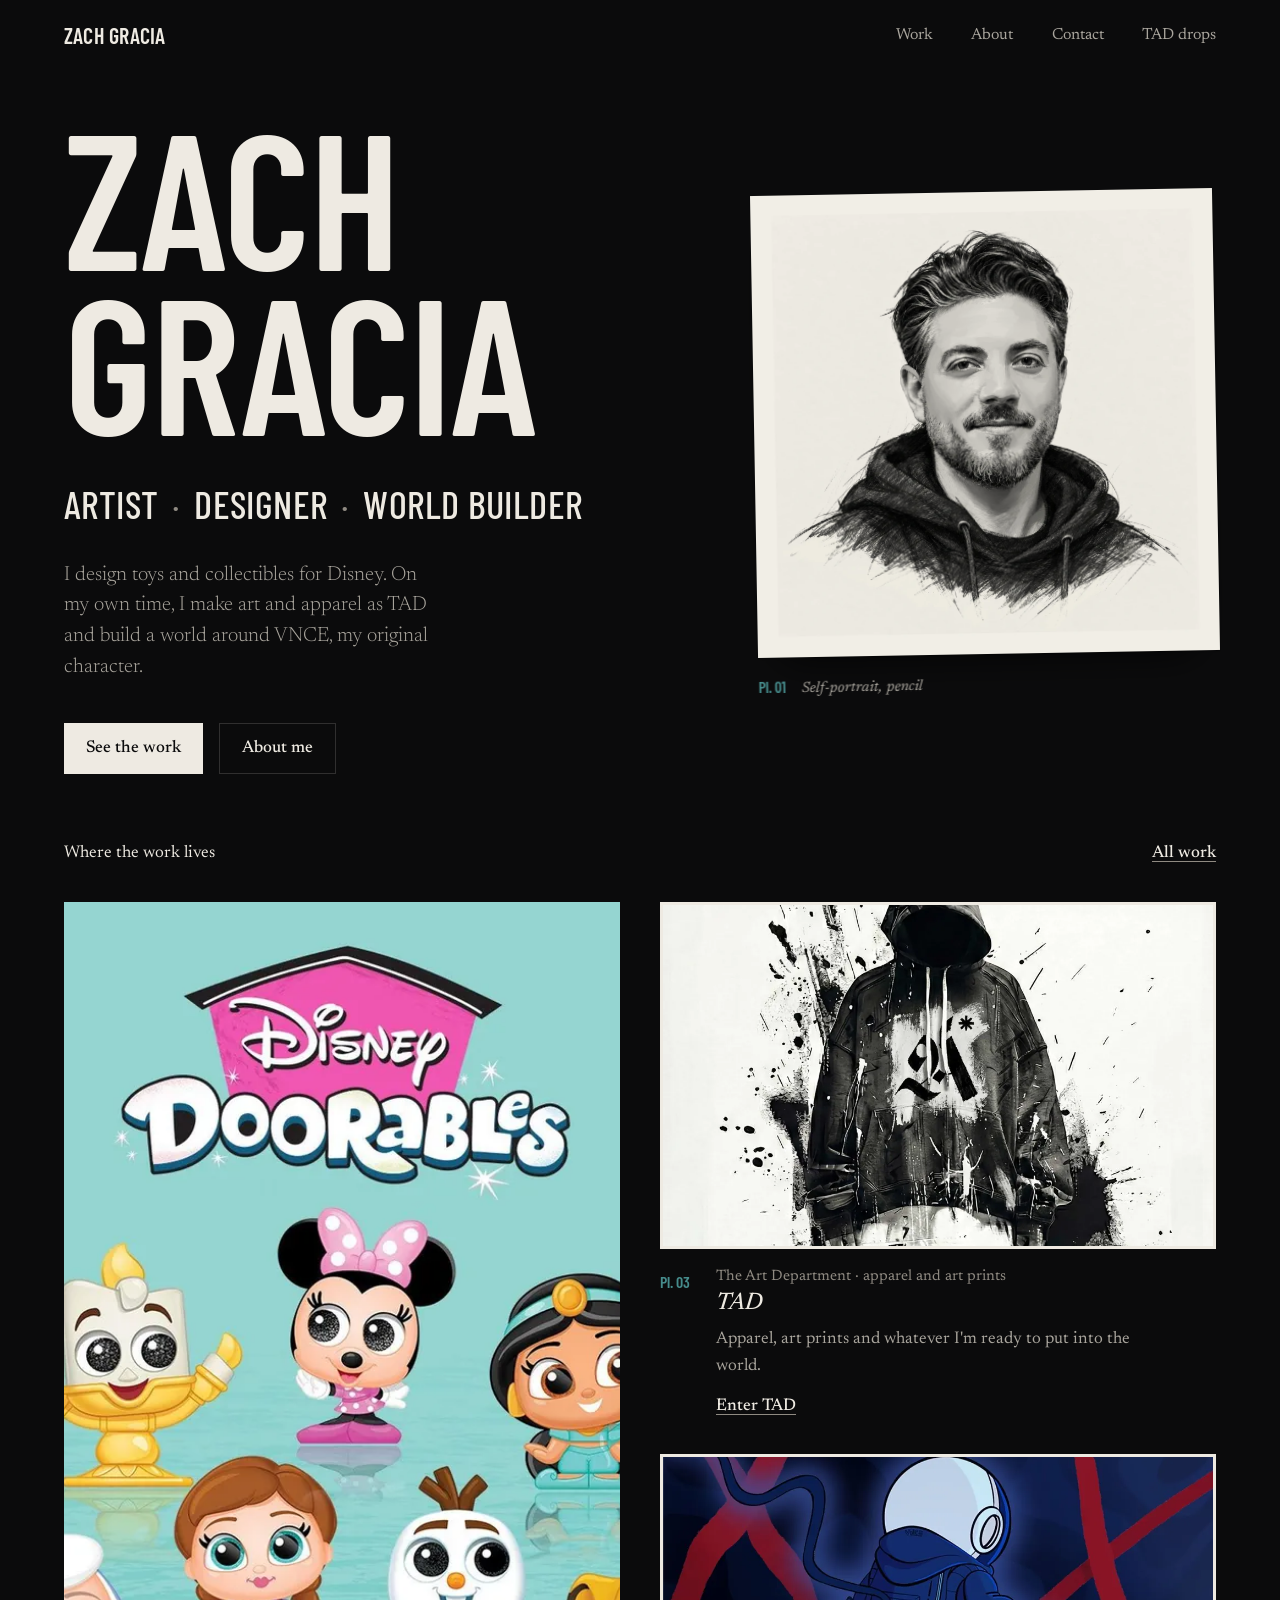
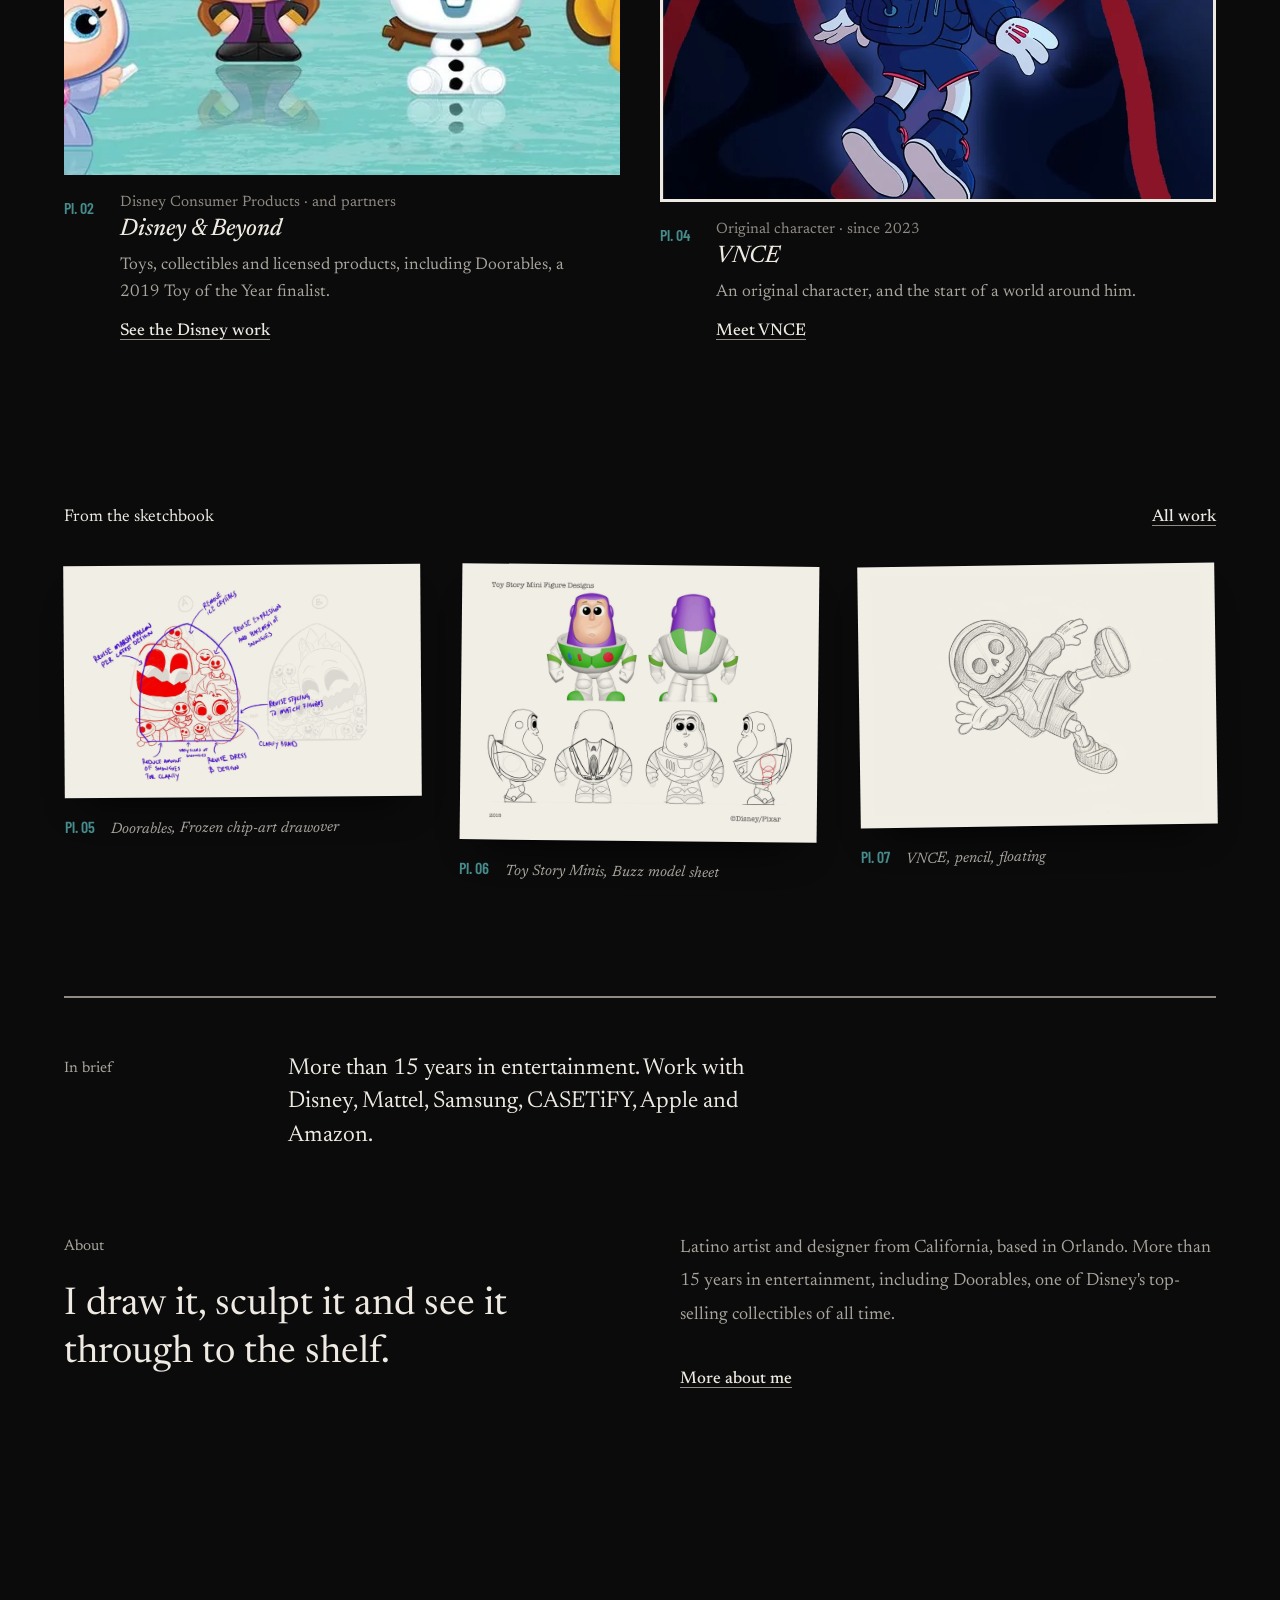
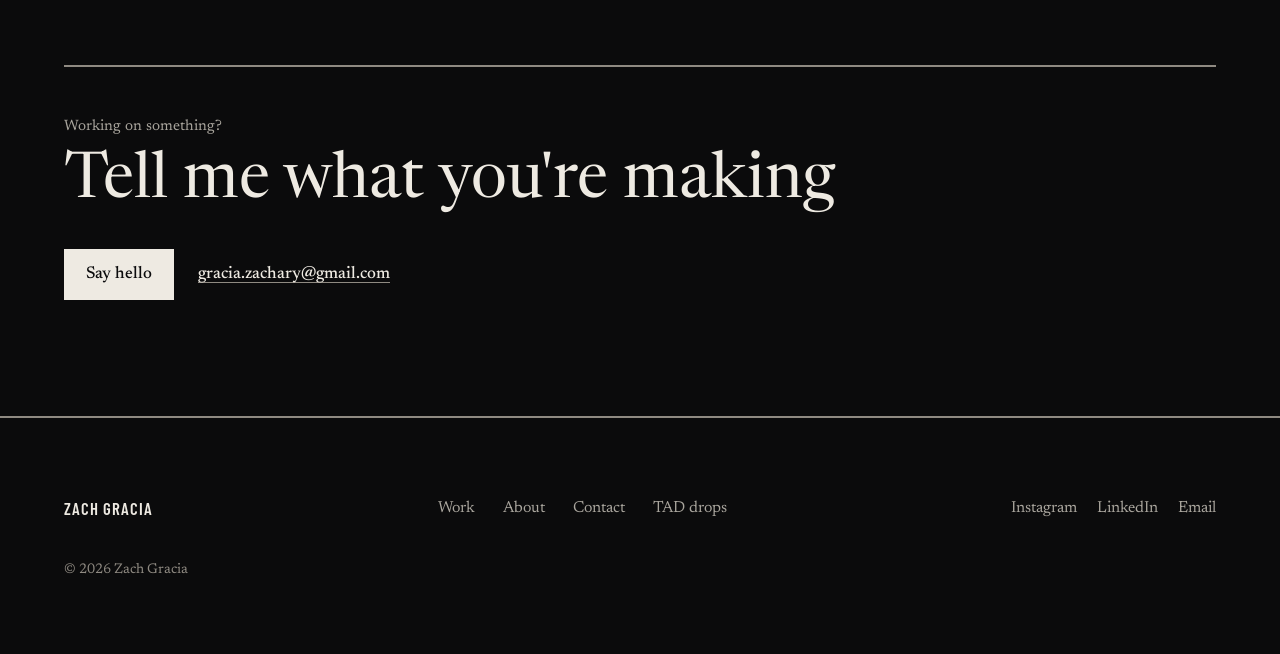
<file: index.html>
<!DOCTYPE html>
<html lang="en">
<head>
  <meta charset="UTF-8">
  <meta name="viewport" content="width=device-width, initial-scale=1.0">
  <title>Zach Gracia — Artist, Designer, World Builder</title>
  <meta name="description" content="Zach Gracia is an artist, designer and world builder: creator of TAD and VNCE, and a creative leader in Disney consumer products.">
  <meta property="og:type" content="website">
  <meta property="og:title" content="Zach Gracia — Artist, Designer, World Builder">
  <meta property="og:description" content="Zach Gracia is an artist, designer and world builder: creator of TAD and VNCE, and a creative leader in Disney consumer products.">
  <meta property="og:image" content="images/og/og-home.jpg">
  <meta name="twitter:card" content="summary_large_image">
  <link rel="icon" href="favicon.svg" type="image/svg+xml">
  <link rel="stylesheet" href="css/styles.css">
  <link rel="stylesheet" href="css/catalogue.css">
</head>
<body class="has-motion">

  <a class="skip-link" href="#main">Skip to content</a>

  <nav class="nav" id="nav">
    <div class="nav-inner">
      <a href="index.html" class="nav-logo">Zach Gracia</a>
      <div class="nav-links">
        <a href="portfolio.html" class="nav-link">Work</a>
        <a href="about.html" class="nav-link">About</a>
        <a href="contact.html" class="nav-link">Contact</a>
        <a href="cart.html" class="nav-cart">TAD drops</a>
      </div>
      <button class="nav-hamburger" aria-label="Open menu" aria-expanded="false" aria-controls="mobile-menu">
        <span></span><span></span><span></span>
      </button>
    </div>
  </nav>

  <div class="nav-mobile-overlay" id="mobile-menu">
    <a href="portfolio.html" class="nav-mobile-link">Work</a>
    <a href="about.html" class="nav-mobile-link">About</a>
    <a href="contact.html" class="nav-mobile-link">Contact</a>
    <a href="cart.html" class="nav-mobile-link">TAD drops</a>
  </div>

  <main id="main">

  <!-- HERO -->
  <section class="hero">
    <div class="hero-bg-text" aria-hidden="true">ZG</div>
    <div class="hero-accent-line" aria-hidden="true"></div>
    <div class="hero-content">
      <div class="hero-text">
        <h1 class="hero-title">ZACH<br>GRACIA</h1>
      <div class="hero-roles">
        <span class="hero-role">Artist</span>
        <span class="hero-role-sep" aria-hidden="true">·</span>
        <span class="hero-role">Designer</span>
        <span class="hero-role-sep" aria-hidden="true">·</span>
        <span class="hero-role">World Builder</span>
      </div>
      <p class="hero-statement">
        I design toys and collectibles for Disney. On my own time, I make art and apparel as TAD and build a world around VNCE, my original character.
      </p>
      <div class="hero-actions">
        <a href="portfolio.html" class="btn-primary">See the work</a>
        <a href="about.html" class="btn-secondary">About me</a>
      </div>
      </div>
      <figure class="hero-plate">
        <div class="ph has-img mount-paper" style="aspect-ratio: 1 / 1">
          <img src="portrait/assets/zg-portrait.webp" srcset="portrait/assets/zg-portrait-800w.webp 800w, portrait/assets/zg-portrait.webp 2048w" sizes="(max-width: 1024px) 90vw, 560px" alt="Pencil self-portrait of Zach Gracia" width="2048" height="2048" loading="eager" fetchpriority="high">
          <span class="ph-label">Self-portrait, pencil</span>
        </div>
      </figure>
    </div>
    <div class="hero-scroll" aria-hidden="true">
      <div class="hero-scroll-line"></div>
      <span class="hero-scroll-label">Scroll</span>
    </div>
  </section>

  <!-- FEATURED WORK -->
  <section class="featured-work">
    <div class="featured-work-header">
      <span class="label">Where the work lives</span>
      <a href="portfolio.html" class="btn-ghost">All work</a>
    </div>
    <div class="featured-work-grid">

      <a href="projects/disney.html" class="featured-card">
        <div class="featured-card-image">
          <div class="ph ph-3-4 has-img mount-bare">
            <img src="images/work/disney-doorables-lineup-front-signature-doors-1600.webp" srcset="images/work/disney-doorables-lineup-front-signature-doors-1600-800w.webp 800w, images/work/disney-doorables-lineup-front-signature-doors-1600.webp 1600w" sizes="(max-width: 768px) 100vw, 1200px" alt="Disney Doorables figures lined up in front of their signature doors" width="1600" height="856" loading="lazy">
            <span class="ph-label">Doorables</span>
          </div>
        </div>
        <div class="featured-card-overlay"></div>
        <div class="featured-card-content">
          <p class="featured-card-brand">Disney Consumer Products · and partners</p>
          <h2 class="featured-card-title">Disney & Beyond</h2>
          <p class="featured-card-desc">Toys, collectibles and licensed products, including Doorables, a 2019 Toy of the Year finalist.</p>
          <span class="featured-card-cta">See the Disney work</span>
        </div>
      </a>

      <a href="projects/tad.html" class="featured-card">
        <div class="featured-card-image">
          <div class="ph ph-16-9 has-img mount-keyline">
            <img src="images/work/tad-jpg-1000.webp" srcset="images/work/tad-jpg-1000-800w.webp 800w, images/work/tad-jpg-1000.webp 1000w" sizes="(max-width: 768px) 100vw, 1200px" alt="TAD brand image: a hooded figure in ink splatter" width="1000" height="1333" loading="lazy">
            <span class="ph-label">TAD, brand image</span>
          </div>
        </div>
        <div class="featured-card-overlay"></div>
        <div class="featured-card-content">
          <p class="featured-card-brand">The Art Department · apparel and art prints</p>
          <h2 class="featured-card-title">TAD</h2>
          <p class="featured-card-desc">Apparel, art prints and whatever I'm ready to put into the world.</p>
          <span class="featured-card-cta">Enter TAD</span>
        </div>
      </a>

      <a href="projects/vnce.html" class="featured-card">
        <div class="featured-card-image">
          <div class="ph ph-16-9 has-img mount-keyline">
            <img src="images/work/vnce-jpg-1000.webp" srcset="images/work/vnce-jpg-1000-800w.webp 800w, images/work/vnce-jpg-1000.webp 1000w" sizes="(max-width: 768px) 100vw, 1200px" alt="VNCE, the original character" width="1000" height="1333" loading="lazy">
            <span class="ph-label">VNCE</span>
          </div>
        </div>
        <div class="featured-card-overlay"></div>
        <div class="featured-card-content">
          <p class="featured-card-brand">Original character · since 2023</p>
          <h2 class="featured-card-title">VNCE</h2>
          <p class="featured-card-desc">An original character, and the start of a world around him.</p>
          <span class="featured-card-cta">Meet VNCE</span>
        </div>
      </a>

    </div>
  </section>

  <!-- FROM THE SKETCHBOOK -->
  <section class="sketchbook">
    <div class="featured-work-header">
      <span class="label">From the sketchbook</span>
      <a href="portfolio.html" class="btn-ghost">All work</a>
    </div>
    <div class="sketchbook-row">
      <a href="projects/disney.html#doorables" class="sketch-link">
        <div class="ph has-img mount-paper" style="aspect-ratio: 1600 / 1039; --r: 1600 / 1039"><img src="images/work/doorables-frozen-chip-art-drawover-red-blue-1600.webp" srcset="images/work/doorables-frozen-chip-art-drawover-red-blue-1600-800w.webp 800w, images/work/doorables-frozen-chip-art-drawover-red-blue-1600.webp 1600w" sizes="(max-width: 768px) 100vw, 1200px" alt="Frozen Doorables chip art with red and blue revision drawovers" width="1600" height="1039" loading="lazy"><span class="ph-label">Doorables, Frozen chip-art drawover</span></div>
      </a>
      <a href="projects/disney.html#toy-story-minis" class="sketch-link">
        <div class="ph has-img mount-paper" style="aspect-ratio: 1600 / 1236; --r: 1600 / 1236"><img src="images/work/toy-story-minis-buzz-lightyear-model-sheet-1600.webp" srcset="images/work/toy-story-minis-buzz-lightyear-model-sheet-1600-800w.webp 800w, images/work/toy-story-minis-buzz-lightyear-model-sheet-1600.webp 1600w" sizes="(max-width: 768px) 100vw, 1200px" alt="Toy Story Minis Buzz Lightyear model sheet" width="1600" height="1236" loading="lazy"><span class="ph-label">Toy Story Minis, Buzz model sheet</span></div>
      </a>
      <a href="projects/vnce.html" class="sketch-link">
        <div class="ph has-img mount-paper" style="aspect-ratio: 1184 / 864; --r: 1184 / 864"><img src="images/work/vnce-pencil-floating.webp" srcset="images/work/vnce-pencil-floating-800w.webp 800w, images/work/vnce-pencil-floating.webp 1184w" sizes="(max-width: 768px) 100vw, 1200px" alt="Pencil drawing of VNCE floating" width="1184" height="864" loading="lazy"><span class="ph-label">VNCE, pencil, floating</span></div>
      </a>
    </div>
  </section>

  <!-- INDEX -->
  <dl class="index-line">
    <dt>In brief</dt>
    <dd>More than 15 years in entertainment. Work with Disney, Mattel, Samsung, CASETiFY, Apple and Amazon.</dd>
  </dl>

  <!-- ABOUT TEASER -->
  <section class="about-teaser">
    <div class="about-teaser-inner">
      <div>
        <span class="label">About</span>
        <h2 class="about-teaser-quote">
          I draw it, sculpt it and see it through to the shelf.
        </h2>
      </div>
      <div>
        <p class="about-teaser-body">
          Latino artist and designer from California, based in Orlando. More than 15 years in entertainment, including Doorables, one of Disney's top-selling collectibles of all time.
        </p>
        <a href="about.html" class="btn-ghost">More about me</a>
      </div>
    </div>
  </section>

  <!-- CONTACT BAND -->
  <section class="close-band">
    <div class="close-band-inner">
      <p class="label">Working on something?</p>
      <h2 class="close-band-title">Tell me what you're making</h2>
      <div class="close-band-actions">
        <a href="contact.html" class="btn-primary">Say hello</a>
        <a href="mailto:gracia.zachary@gmail.com" class="btn-ghost">gracia.zachary@gmail.com</a>
      </div>
    </div>
  </section>

  </main>

  <!-- FOOTER -->
  <footer class="footer">
    <div class="footer-inner">
      <a href="index.html" class="footer-logo">Zach Gracia</a>
      <nav class="footer-links">
        <a href="portfolio.html" class="footer-link">Work</a>
        <a href="about.html" class="footer-link">About</a>
        <a href="contact.html" class="footer-link">Contact</a>
        <a href="cart.html" class="footer-link">TAD drops</a>
      </nav>
      <div class="footer-social">
        <a href="https://www.instagram.com/zach_gracia/" class="footer-link" target="_blank" rel="noopener">Instagram<span class="visually-hidden"> (opens in a new tab)</span></a>
        <a href="https://www.linkedin.com/in/zacharygracia" class="footer-link" target="_blank" rel="noopener">LinkedIn<span class="visually-hidden"> (opens in a new tab)</span></a>
        <a href="mailto:gracia.zachary@gmail.com" class="footer-link">Email</a>
      </div>
    </div>
    <p class="footer-copy">© 2026 Zach Gracia</p>
  </footer>

  <script src="js/main.js"></script>
  <script src="js/motion.js"></script>
</body>
</html>
</file>
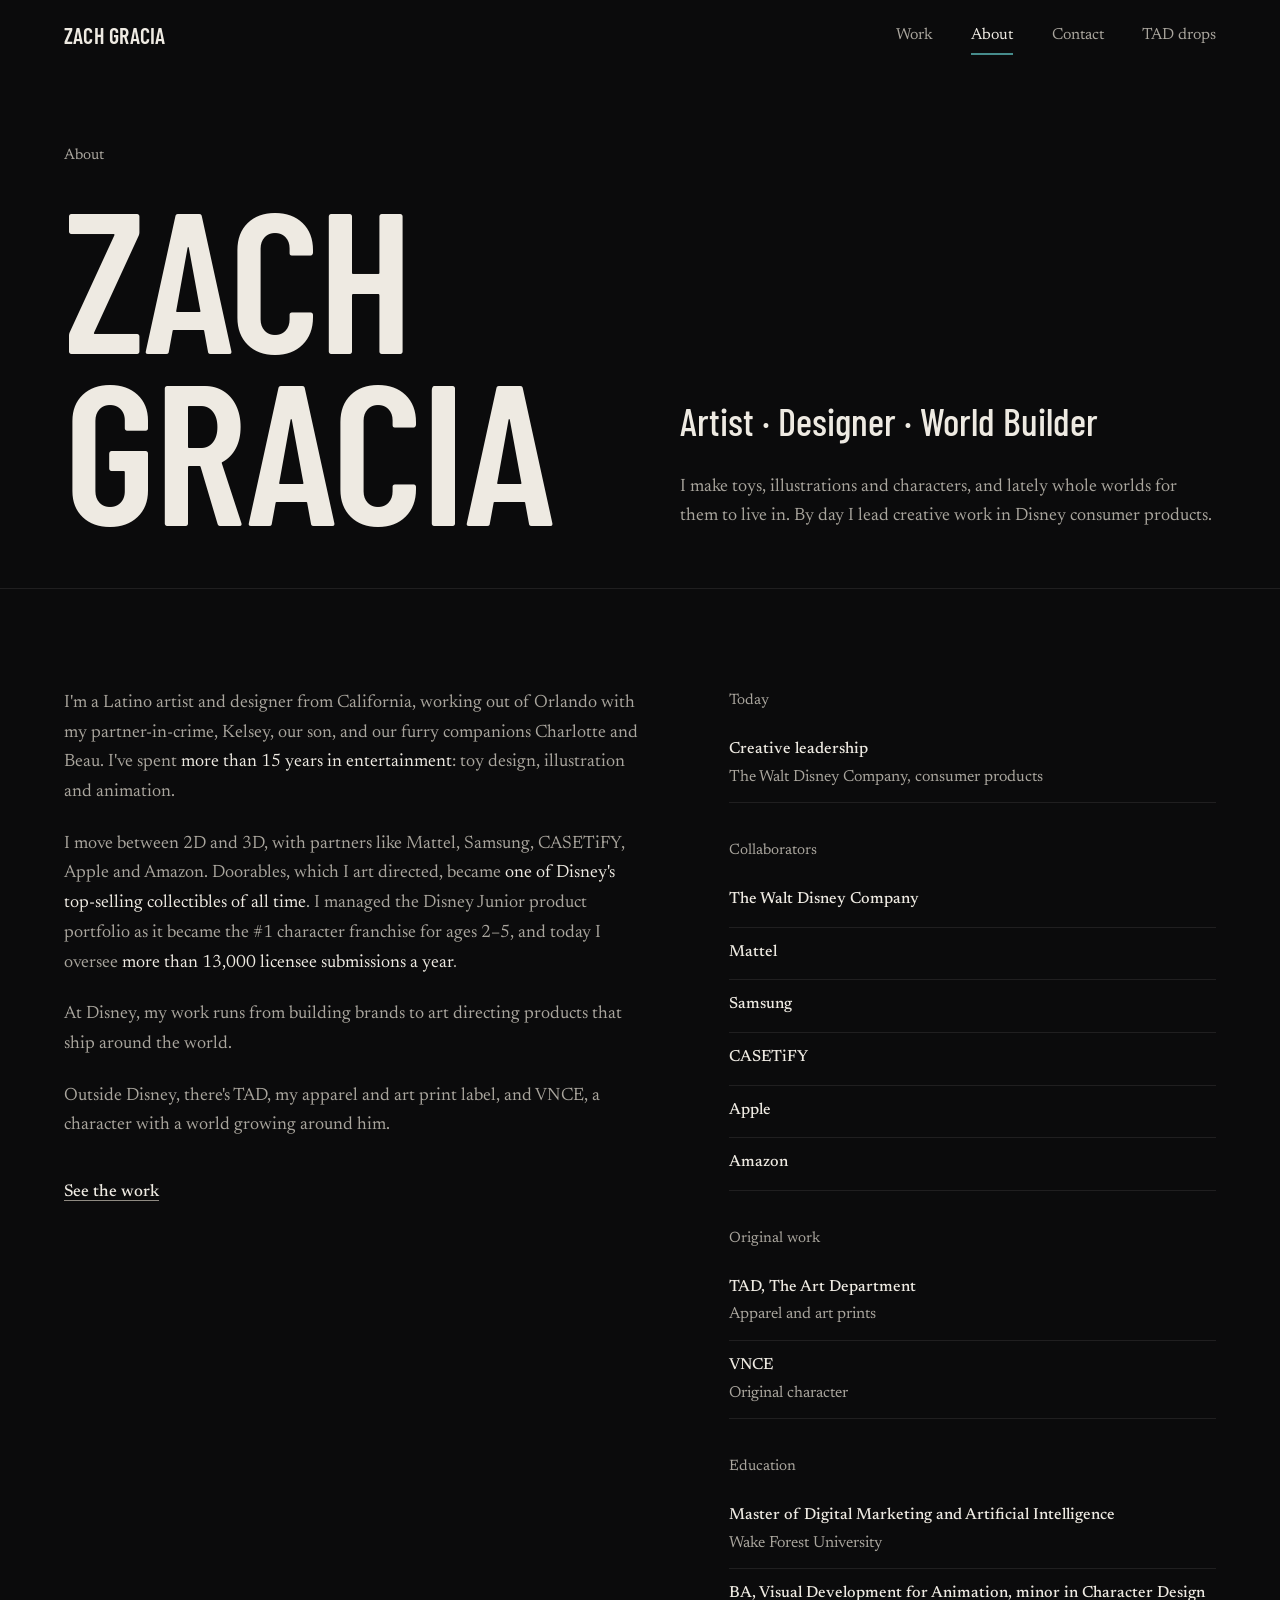
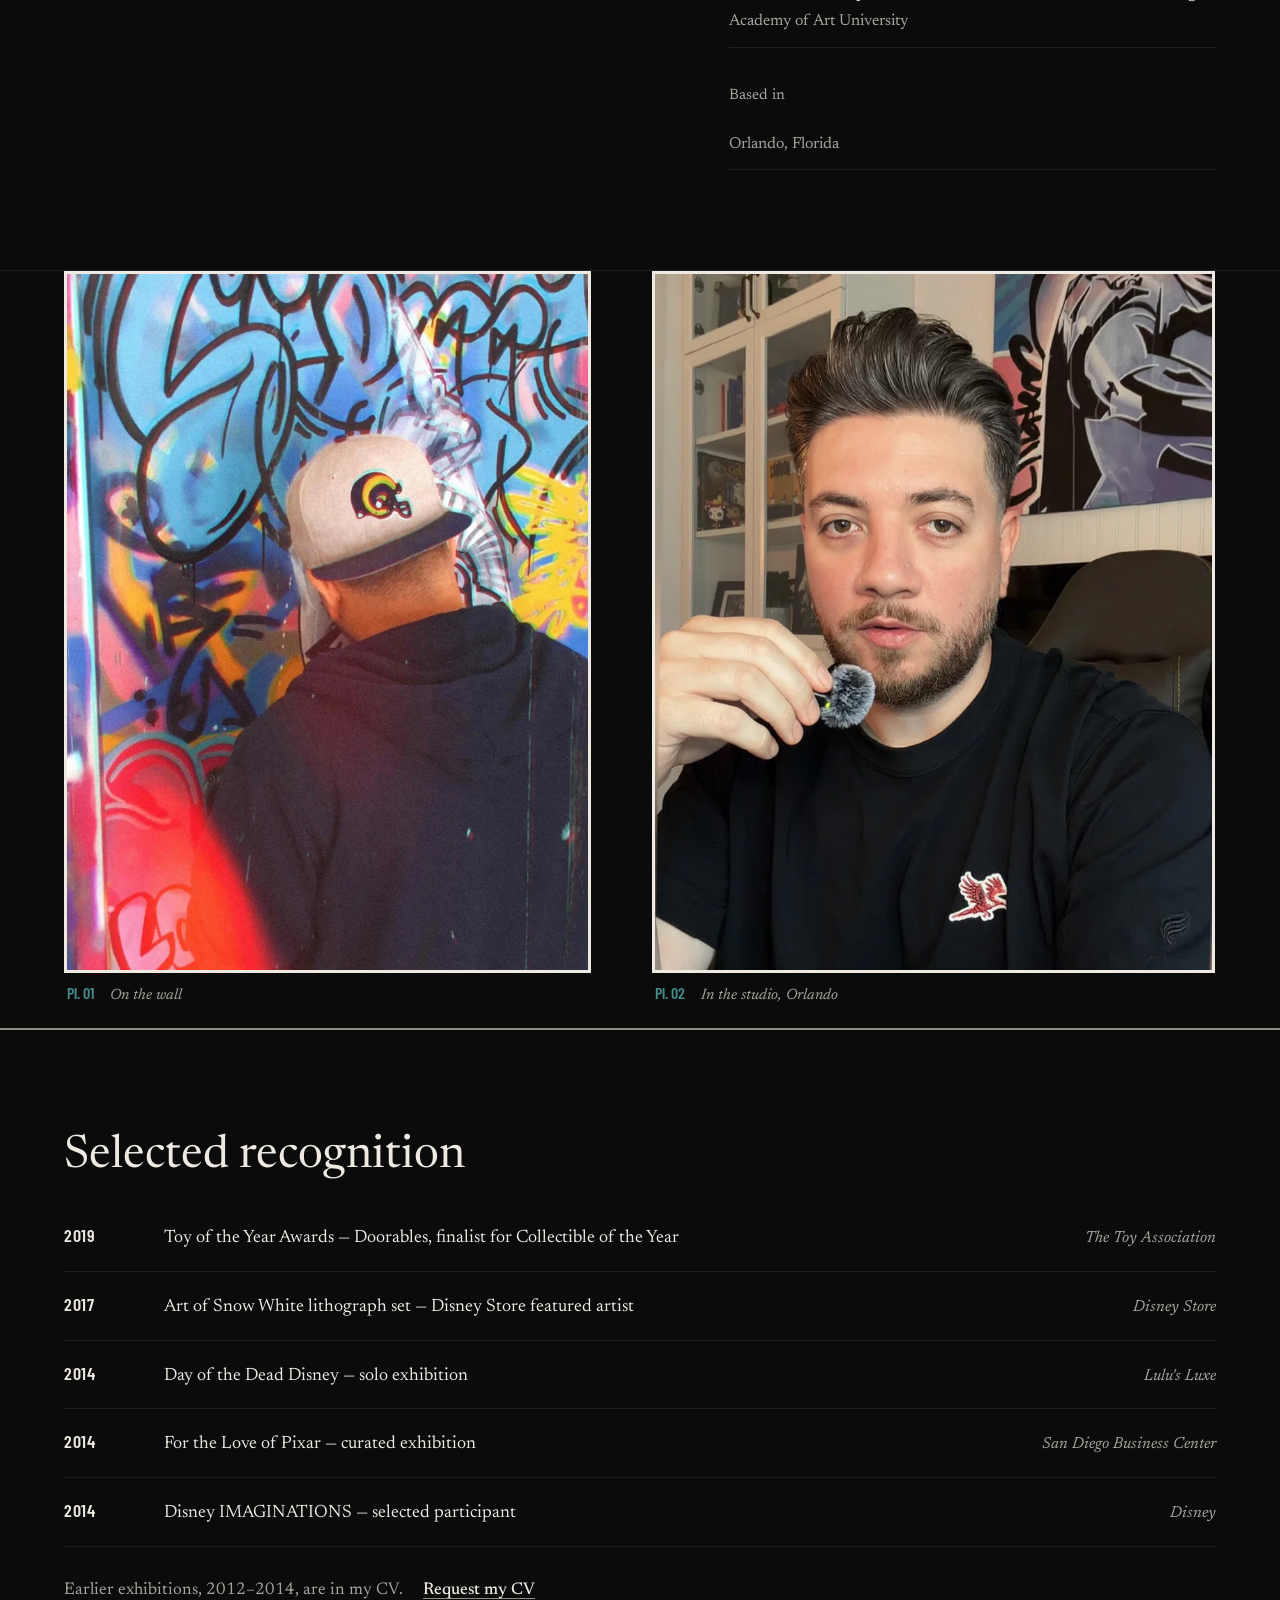
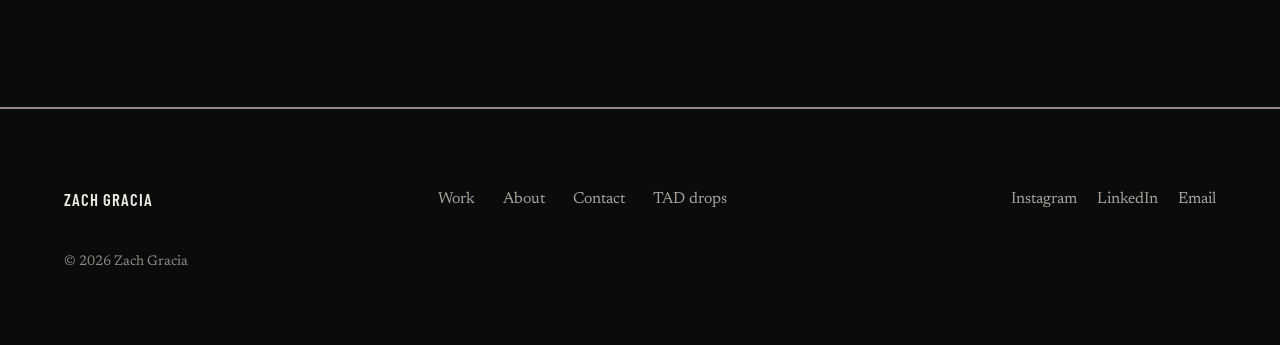
<file: about.html>
<!DOCTYPE html>
<html lang="en">
<head>
  <meta charset="UTF-8">
  <meta name="viewport" content="width=device-width, initial-scale=1.0">
  <title>About — Zach Gracia</title>
  <meta name="description" content="About Zach Gracia: artist, designer and world builder, and a creative leader in Disney consumer products.">
  <meta property="og:type" content="website">
  <meta property="og:title" content="About — Zach Gracia">
  <meta property="og:description" content="About Zach Gracia: artist, designer and world builder, and a creative leader in Disney consumer products.">
  <meta property="og:image" content="images/og/og-home.jpg">
  <meta name="twitter:card" content="summary_large_image">
  <link rel="icon" href="favicon.svg" type="image/svg+xml">
  <link rel="stylesheet" href="css/styles.css">
  <link rel="stylesheet" href="css/catalogue.css">
</head>
<body>

  <a class="skip-link" href="#main">Skip to content</a>

  <nav class="nav" id="nav">
    <div class="nav-inner">
      <a href="index.html" class="nav-logo">Zach Gracia</a>
      <div class="nav-links">
        <a href="portfolio.html" class="nav-link">Work</a>
        <a href="about.html" class="nav-link">About</a>
        <a href="contact.html" class="nav-link">Contact</a>
        <a href="cart.html" class="nav-cart">TAD drops</a>
      </div>
      <button class="nav-hamburger" aria-label="Open menu" aria-expanded="false" aria-controls="mobile-menu">
        <span></span><span></span><span></span>
      </button>
    </div>
  </nav>

  <div class="nav-mobile-overlay" id="mobile-menu">
    <a href="portfolio.html" class="nav-mobile-link">Work</a>
    <a href="about.html" class="nav-mobile-link">About</a>
    <a href="contact.html" class="nav-mobile-link">Contact</a>
    <a href="cart.html" class="nav-mobile-link">TAD drops</a>
  </div>

  <main id="main">

  <!-- ABOUT HERO -->
  <section class="about-hero">
    <div class="about-hero-inner">
      <div>
        <span class="label" style="display:block; margin-bottom: 20px;">About</span>
        <h1 class="about-hero-title">ZACH<br>GRACIA</h1>
      </div>
      <div>
        <p class="about-hero-role">Artist · Designer · World Builder</p>
        <p class="about-hero-intro">
          I make toys, illustrations and characters, and lately whole worlds for them to live in. By day I lead creative work in Disney consumer products.
        </p>
      </div>
    </div>
  </section>

  <!-- BIO + CREDENTIALS -->
  <section class="about-bio">
    <div class="about-bio-inner">
      <div class="about-bio-text">
        <p>
          I'm a Latino artist and designer from California, working out of Orlando with my
          partner-in-crime, Kelsey, our son, and our furry companions Charlotte and Beau. I've
          spent <strong>more than 15 years in entertainment</strong>: toy design,
          illustration and animation.
        </p>
        <p>
          I move between 2D and 3D, with partners like Mattel, Samsung, CASETiFY, Apple and
          Amazon. Doorables, which I art directed, became <strong>one of Disney's top-selling
          collectibles of all time</strong>. I managed the Disney Junior product portfolio as it
          became the #1 character franchise for ages 2–5, and today I oversee
          <strong>more than 13,000 licensee submissions a year</strong>.
        </p>
        <p>
          At Disney, my work runs from building brands to art directing products that ship
          around the world.
        </p>
        <p>
          Outside Disney, there's TAD, my apparel and art print label, and VNCE, a character
          with a world growing around him.
        </p>
        <div style="margin-top: 36px;">
          <a href="portfolio.html" class="btn-ghost">See the work</a>
        </div>
      </div>

      <div class="about-credentials">
        <div>
          <p class="credential-group-label">Today</p>
          <div class="credential-item">
            <strong>Creative leadership</strong>
            The Walt Disney Company, consumer products
          </div>
        </div>
        <div>
          <p class="credential-group-label">Collaborators</p>
          <div class="credential-item"><strong>The Walt Disney Company</strong></div>
          <div class="credential-item"><strong>Mattel</strong></div>
          <div class="credential-item"><strong>Samsung</strong></div>
          <div class="credential-item"><strong>CASETiFY</strong></div>
          <div class="credential-item"><strong>Apple</strong></div>
          <div class="credential-item"><strong>Amazon</strong></div>
        </div>
        <div>
          <p class="credential-group-label">Original work</p>
          <div class="credential-item">
            <strong>TAD, The Art Department</strong>
            Apparel and art prints
          </div>
          <div class="credential-item">
            <strong>VNCE</strong>
            Original character
          </div>
        </div>
        <div>
          <p class="credential-group-label">Education</p>
          <div class="credential-item">
            <strong>Master of Digital Marketing and Artificial Intelligence</strong>
            Wake Forest University
          </div>
          <div class="credential-item">
            <strong>BA, Visual Development for Animation, minor in Character Design</strong>
            Academy of Art University
          </div>
        </div>
        <div>
          <p class="credential-group-label">Based in</p>
          <div class="credential-item">Orlando, Florida</div>
        </div>
      </div>
    </div>
  </section>

  <!-- PHOTOS -->
  <div class="about-photos" style="padding: 0 var(--gutter); max-width: var(--max-width); margin: 0 auto 3px;">
    <div class="gallery-2col">
      <div class="ph has-img mount-keyline" style="aspect-ratio: 1600 / 2133; --r: 1600 / 2133"><img src="images/work/zach-painting-mural-1600.webp" srcset="images/work/zach-painting-mural-1600-800w.webp 800w, images/work/zach-painting-mural-1600.webp 1600w" sizes="(max-width: 768px) 100vw, 600px" alt="Zach Gracia, seen from behind in a cap and hoodie, painting a graffiti wall" width="1600" height="2133" loading="lazy"><span class="ph-label">On the wall</span></div>
      <div class="ph has-img mount-keyline" style="aspect-ratio: 1320 / 1647; --r: 1320 / 1647"><img src="images/work/zach-studio-portrait-1320.webp" srcset="images/work/zach-studio-portrait-1320-800w.webp 800w, images/work/zach-studio-portrait-1320.webp 1320w" sizes="(max-width: 768px) 100vw, 600px" alt="Zach Gracia in his studio, with one of his paintings behind him" width="1320" height="1647" loading="lazy"><span class="ph-label">In the studio, Orlando</span></div>
    </div>
  </div>

  <!-- ACHIEVEMENTS -->
  <section class="achievements" id="recognition">
    <div class="achievements-inner">
      <h2 class="achievements-title">Selected recognition</h2>
      <ul class="achievement-list">
        <li class="achievement-item">
          <span class="achievement-year">2019</span>
          <span class="achievement-title">Toy of the Year Awards — Doorables, finalist for Collectible of the Year</span>
          <span class="achievement-venue">The Toy Association</span>
        </li>
        <li class="achievement-item">
          <span class="achievement-year">2017</span>
          <span class="achievement-title">Art of Snow White lithograph set — Disney Store featured artist</span>
          <span class="achievement-venue">Disney Store</span>
        </li>
        <li class="achievement-item">
          <span class="achievement-year">2014</span>
          <span class="achievement-title">Day of the Dead Disney — solo exhibition</span>
          <span class="achievement-venue">Lulu's Luxe</span>
        </li>
        <li class="achievement-item">
          <span class="achievement-year">2014</span>
          <span class="achievement-title">For the Love of Pixar — curated exhibition</span>
          <span class="achievement-venue">San Diego Business Center</span>
        </li>
        <li class="achievement-item">
          <span class="achievement-year">2014</span>
          <span class="achievement-title">Disney IMAGINATIONS — selected participant</span>
          <span class="achievement-venue">Disney</span>
        </li>
      </ul>
      <p class="achievements-more">Earlier exhibitions, 2012–2014, are in my CV. <a href="mailto:gracia.zachary@gmail.com?subject=CV%20request" class="btn-ghost">Request my CV</a></p>
    </div>
  </section>

  </main>

  <!-- FOOTER -->
  <footer class="footer">
    <div class="footer-inner">
      <a href="index.html" class="footer-logo">Zach Gracia</a>
      <nav class="footer-links">
        <a href="portfolio.html" class="footer-link">Work</a>
        <a href="about.html" class="footer-link">About</a>
        <a href="contact.html" class="footer-link">Contact</a>
        <a href="cart.html" class="footer-link">TAD drops</a>
      </nav>
      <div class="footer-social">
        <a href="https://www.instagram.com/zach_gracia/" class="footer-link" target="_blank" rel="noopener">Instagram<span class="visually-hidden"> (opens in a new tab)</span></a>
        <a href="https://www.linkedin.com/in/zacharygracia" class="footer-link" target="_blank" rel="noopener">LinkedIn<span class="visually-hidden"> (opens in a new tab)</span></a>
        <a href="mailto:gracia.zachary@gmail.com" class="footer-link">Email</a>
      </div>
    </div>
    <p class="footer-copy">© 2026 Zach Gracia</p>
  </footer>

  <script src="js/main.js"></script>
</body>
</html>
</file>
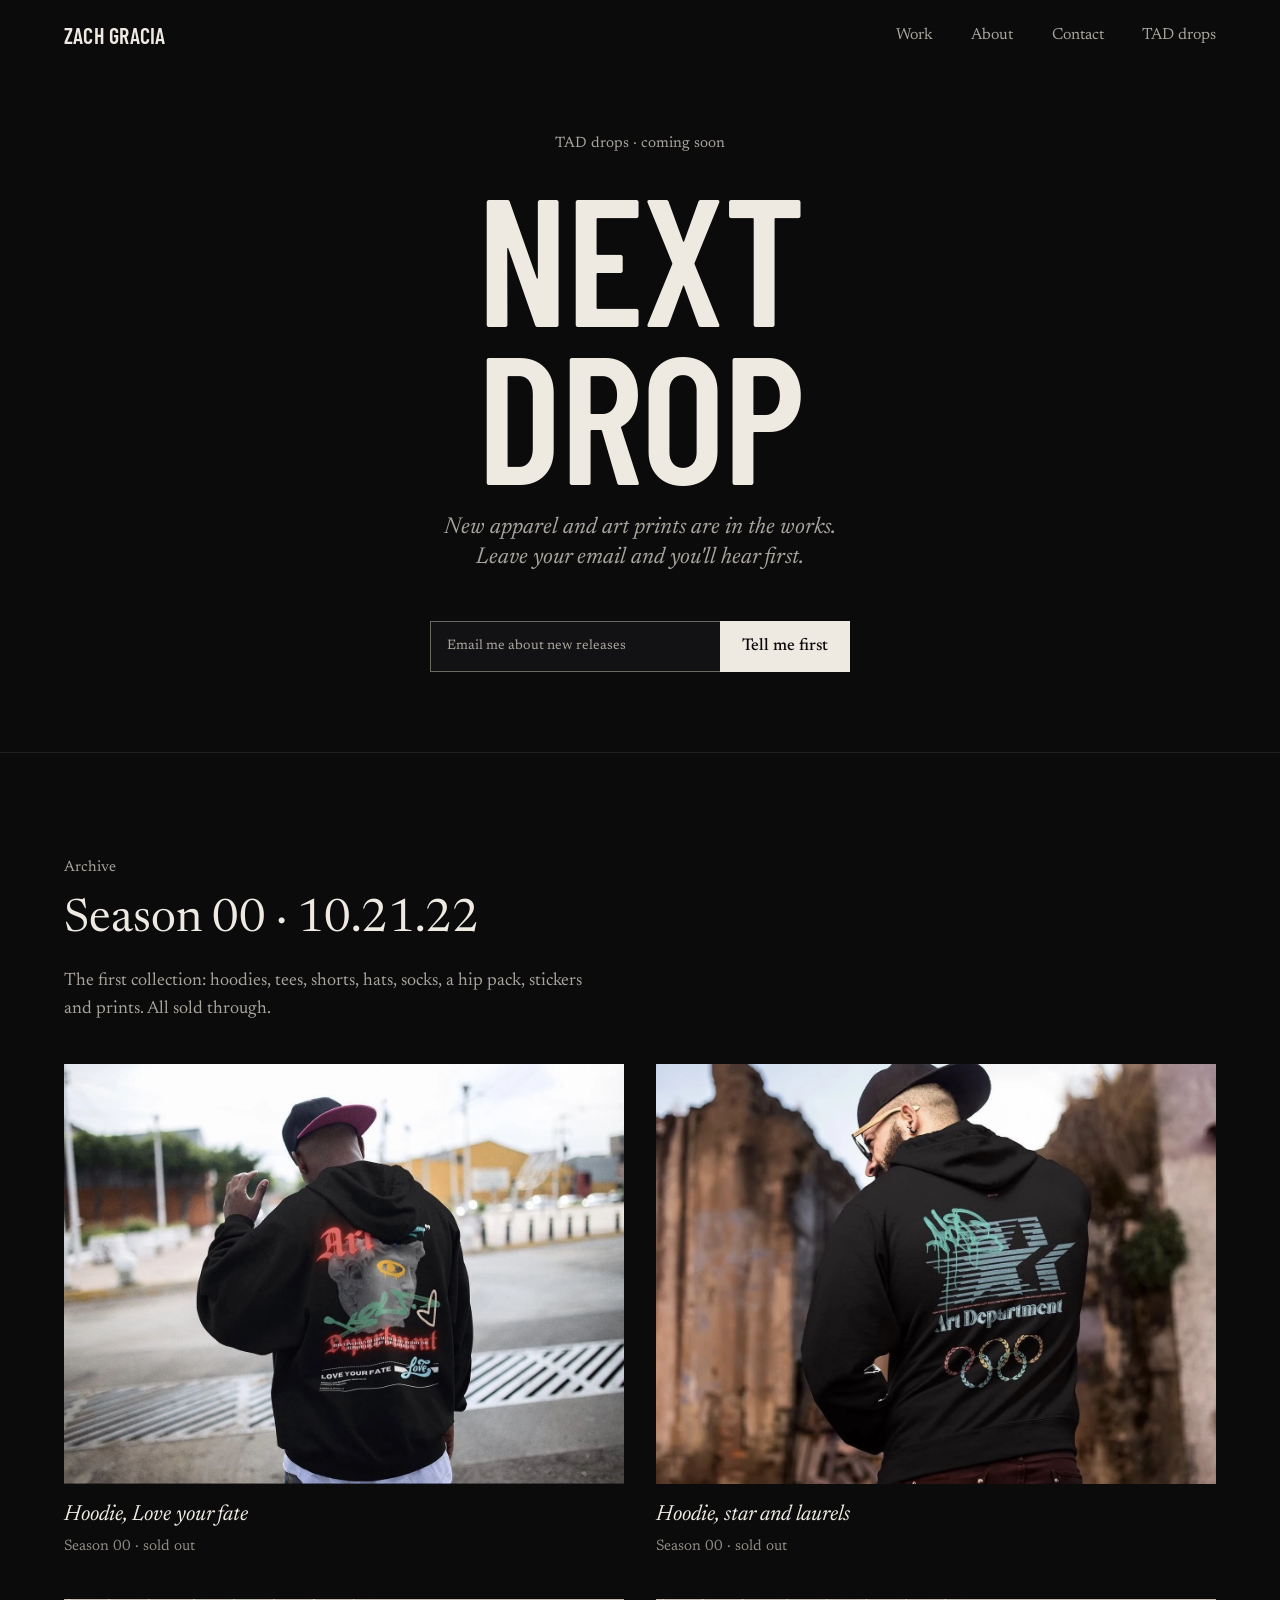
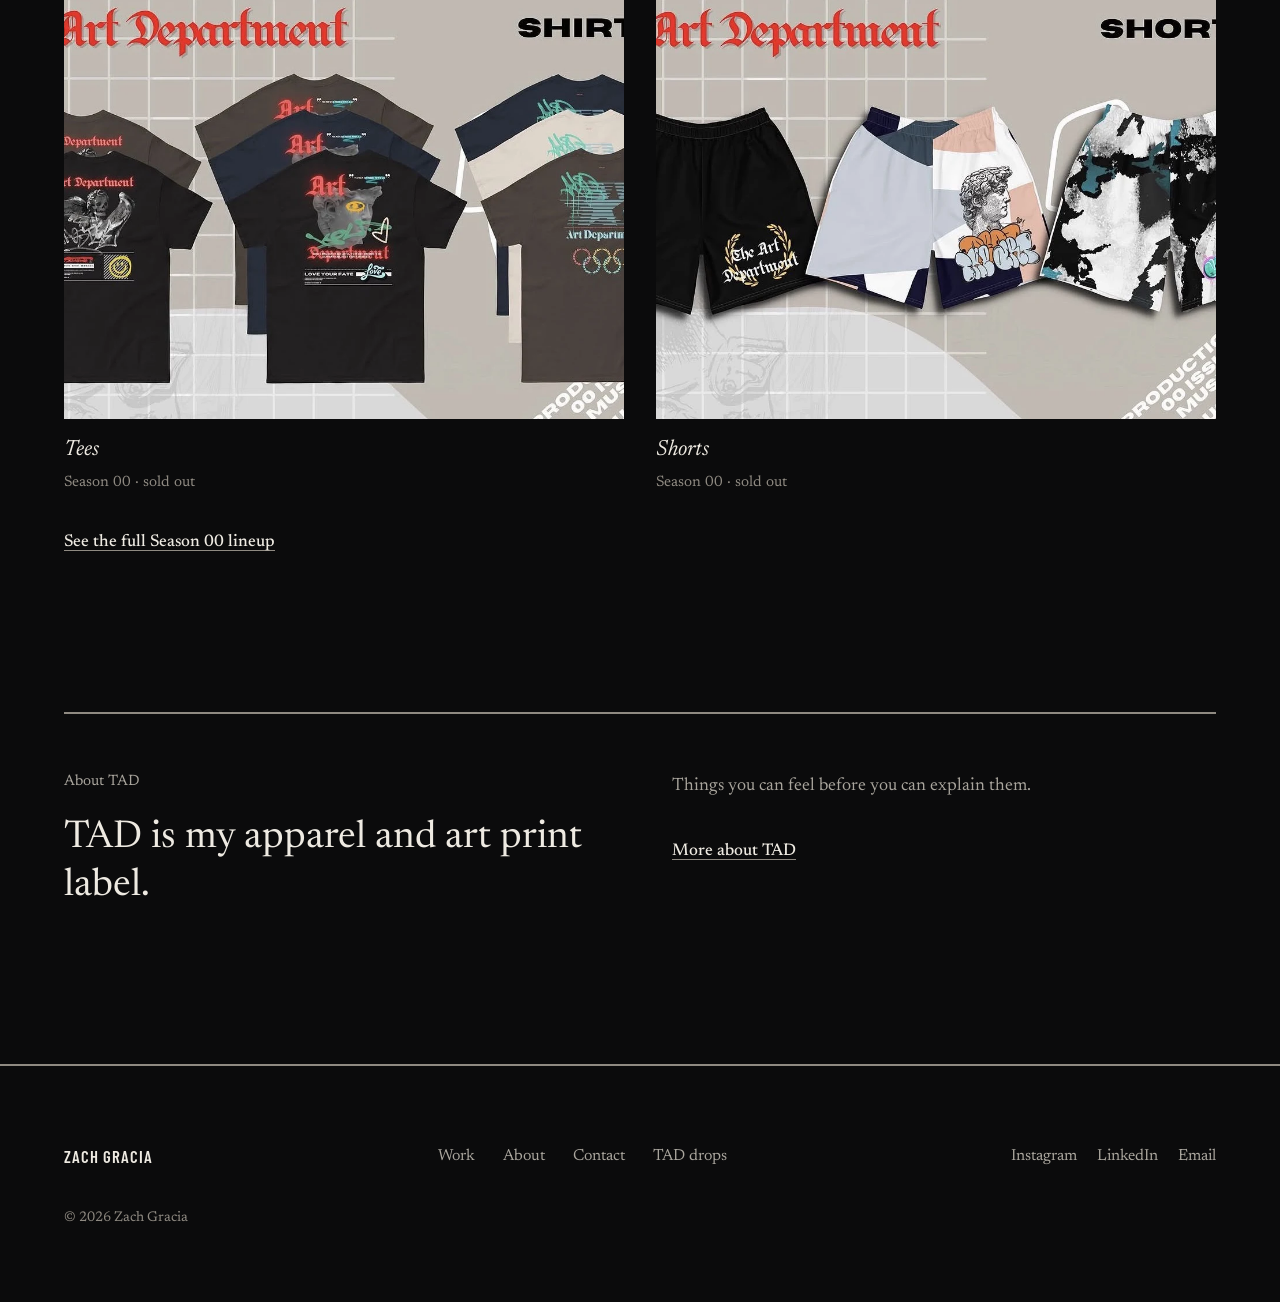
<file: cart.html>
<!DOCTYPE html>
<html lang="en">
<head>
  <meta charset="UTF-8">
  <meta name="viewport" content="width=device-width, initial-scale=1.0">
  <title>TAD drops — Zach Gracia</title>
  <meta name="description" content="TAD drops: the next drop from The Art Department, and the sold-out Season 00 archive.">
  <meta property="og:type" content="website">
  <meta property="og:title" content="TAD drops — Zach Gracia">
  <meta property="og:description" content="TAD drops: the next drop from The Art Department, and the sold-out Season 00 archive.">
  <meta property="og:image" content="images/og/og-home.jpg">
  <meta name="twitter:card" content="summary_large_image">
  <link rel="icon" href="favicon.svg" type="image/svg+xml">
  <link rel="stylesheet" href="css/styles.css">
  <link rel="stylesheet" href="css/catalogue.css">
</head>
<body>

  <a class="skip-link" href="#main">Skip to content</a>

  <nav class="nav" id="nav">
    <div class="nav-inner">
      <a href="index.html" class="nav-logo">Zach Gracia</a>
      <div class="nav-links">
        <a href="portfolio.html" class="nav-link">Work</a>
        <a href="about.html" class="nav-link">About</a>
        <a href="contact.html" class="nav-link">Contact</a>
        <a href="cart.html" class="nav-cart">TAD drops</a>
      </div>
      <button class="nav-hamburger" aria-label="Open menu" aria-expanded="false" aria-controls="mobile-menu">
        <span></span><span></span><span></span>
      </button>
    </div>
  </nav>

  <div class="nav-mobile-overlay" id="mobile-menu">
    <a href="portfolio.html" class="nav-mobile-link">Work</a>
    <a href="about.html" class="nav-mobile-link">About</a>
    <a href="contact.html" class="nav-mobile-link">Contact</a>
    <a href="cart.html" class="nav-mobile-link">TAD drops</a>
  </div>

  <main id="main">

  <!-- CART HERO -->
  <section class="cart-hero">
    <div class="cart-hero-bg"></div>
    <div class="cart-hero-content">
      <p class="cart-hero-eyebrow">TAD drops · coming soon</p>
      <h1 class="cart-hero-title">NEXT<br>DROP</h1>
      <p class="cart-hero-sub">New apparel and art prints are in the works. Leave your email and you'll hear first.</p>
      <form class="cart-notify" name="tad-waitlist" method="POST" data-netlify="true" netlify-honeypot="bot-field">
        <input type="hidden" name="form-name" value="tad-waitlist">
        <p hidden>
          <label>Leave this field empty <input name="bot-field" tabindex="-1" autocomplete="off"></label>
        </p>
        <label class="visually-hidden" for="waitlist-email">Email address</label>
        <input
          class="cart-notify-input"
          id="waitlist-email"
          type="email"
          name="email"
          autocomplete="email"
          required
          placeholder="Email me about new releases"
        >
        <button type="submit" class="cart-notify-btn">Tell me first</button>
      </form>
    </div>
  </section>

  <!-- ARCHIVE -->
  <section class="drops-section">
    <div class="drops-inner">

      <div class="drops-header">
        <span class="label">Archive</span>
        <h2 class="drops-title">Season 00 · 10.21.22</h2>
        <p class="drops-intro">The first collection: hoodies, tees, shorts, hats, socks, a hip pack, stickers and prints. All sold through.</p>
      </div>

      <div class="drops-grid drops-grid--archive">
        <div class="drop-card">
          <div class="drop-card-image">
            <div class="ph ph-4-3 has-img mount-bare"><img src="images/work/tad-season00-hoodie-love-your-fate.webp" alt="Back of a black TAD hoodie with a graffiti-tagged classical bust and the words Love your fate" width="1320" height="986" loading="lazy"><span class="ph-label">Hoodie, Love your fate</span></div>
          </div>
          <div class="drop-card-info">
            <h3 class="drop-card-title">Hoodie, Love your fate</h3>
            <p class="drop-card-price tbd">Season 00 · sold out</p>
          </div>
        </div>
        <div class="drop-card">
          <div class="drop-card-image">
            <div class="ph ph-4-3 has-img mount-bare"><img src="images/work/tad-season00-hoodie-star.webp" alt="Back of a black TAD hoodie with a graffiti-tagged star and laurel rings" width="1320" height="957" loading="lazy"><span class="ph-label">Hoodie, star and laurels</span></div>
          </div>
          <div class="drop-card-info">
            <h3 class="drop-card-title">Hoodie, star and laurels</h3>
            <p class="drop-card-price tbd">Season 00 · sold out</p>
          </div>
        </div>
        <div class="drop-card">
          <div class="drop-card-image">
            <div class="ph ph-4-3 has-img mount-bare"><img src="images/work/tad-season00-shirts.webp" alt="TAD Season 00 tees in black, brown, navy and cream" width="1320" height="722" loading="lazy"><span class="ph-label">Tees</span></div>
          </div>
          <div class="drop-card-info">
            <h3 class="drop-card-title">Tees</h3>
            <p class="drop-card-price tbd">Season 00 · sold out</p>
          </div>
        </div>
        <div class="drop-card">
          <div class="drop-card-image">
            <div class="ph ph-4-3 has-img mount-bare"><img src="images/work/tad-season00-shorts.webp" alt="TAD Season 00 shorts: black with a laurel crest, a colour-block print and a splatter print" width="1320" height="728" loading="lazy"><span class="ph-label">Shorts</span></div>
          </div>
          <div class="drop-card-info">
            <h3 class="drop-card-title">Shorts</h3>
            <p class="drop-card-price tbd">Season 00 · sold out</p>
          </div>
        </div>
      </div>

      <p style="margin-top: 32px;"><a href="projects/tad.html#season-00" class="btn-ghost">See the full Season 00 lineup</a></p>

    </div>
  </section>

  <!-- BRAND STATEMENT -->
  <div style="padding: 0 var(--gutter) clamp(80px, 12vw, 160px); max-width: var(--max-width); margin: 0 auto;">
    <div class="tad-statement">
      <div>
        <span class="label" style="display:block; margin-bottom: 16px;">About TAD</span>
        <p class="about-teaser-quote">TAD is my apparel and art print label.</p>
      </div>
      <div>
        <p class="about-teaser-body">Things you can feel before you can explain them.</p>
        <a href="projects/tad.html" class="btn-ghost">More about TAD</a>
      </div>
    </div>
  </div>

  </main>

  <!-- FOOTER -->
  <footer class="footer">
    <div class="footer-inner">
      <a href="index.html" class="footer-logo">Zach Gracia</a>
      <nav class="footer-links">
        <a href="portfolio.html" class="footer-link">Work</a>
        <a href="about.html" class="footer-link">About</a>
        <a href="contact.html" class="footer-link">Contact</a>
        <a href="cart.html" class="footer-link">TAD drops</a>
      </nav>
      <div class="footer-social">
        <a href="https://www.instagram.com/zach_gracia/" class="footer-link" target="_blank" rel="noopener">Instagram<span class="visually-hidden"> (opens in a new tab)</span></a>
        <a href="https://www.linkedin.com/in/zacharygracia" class="footer-link" target="_blank" rel="noopener">LinkedIn<span class="visually-hidden"> (opens in a new tab)</span></a>
        <a href="mailto:gracia.zachary@gmail.com" class="footer-link">Email</a>
      </div>
    </div>
    <p class="footer-copy">© 2026 Zach Gracia</p>
  </footer>

  <script src="js/main.js"></script>
</body>
</html>
</file>
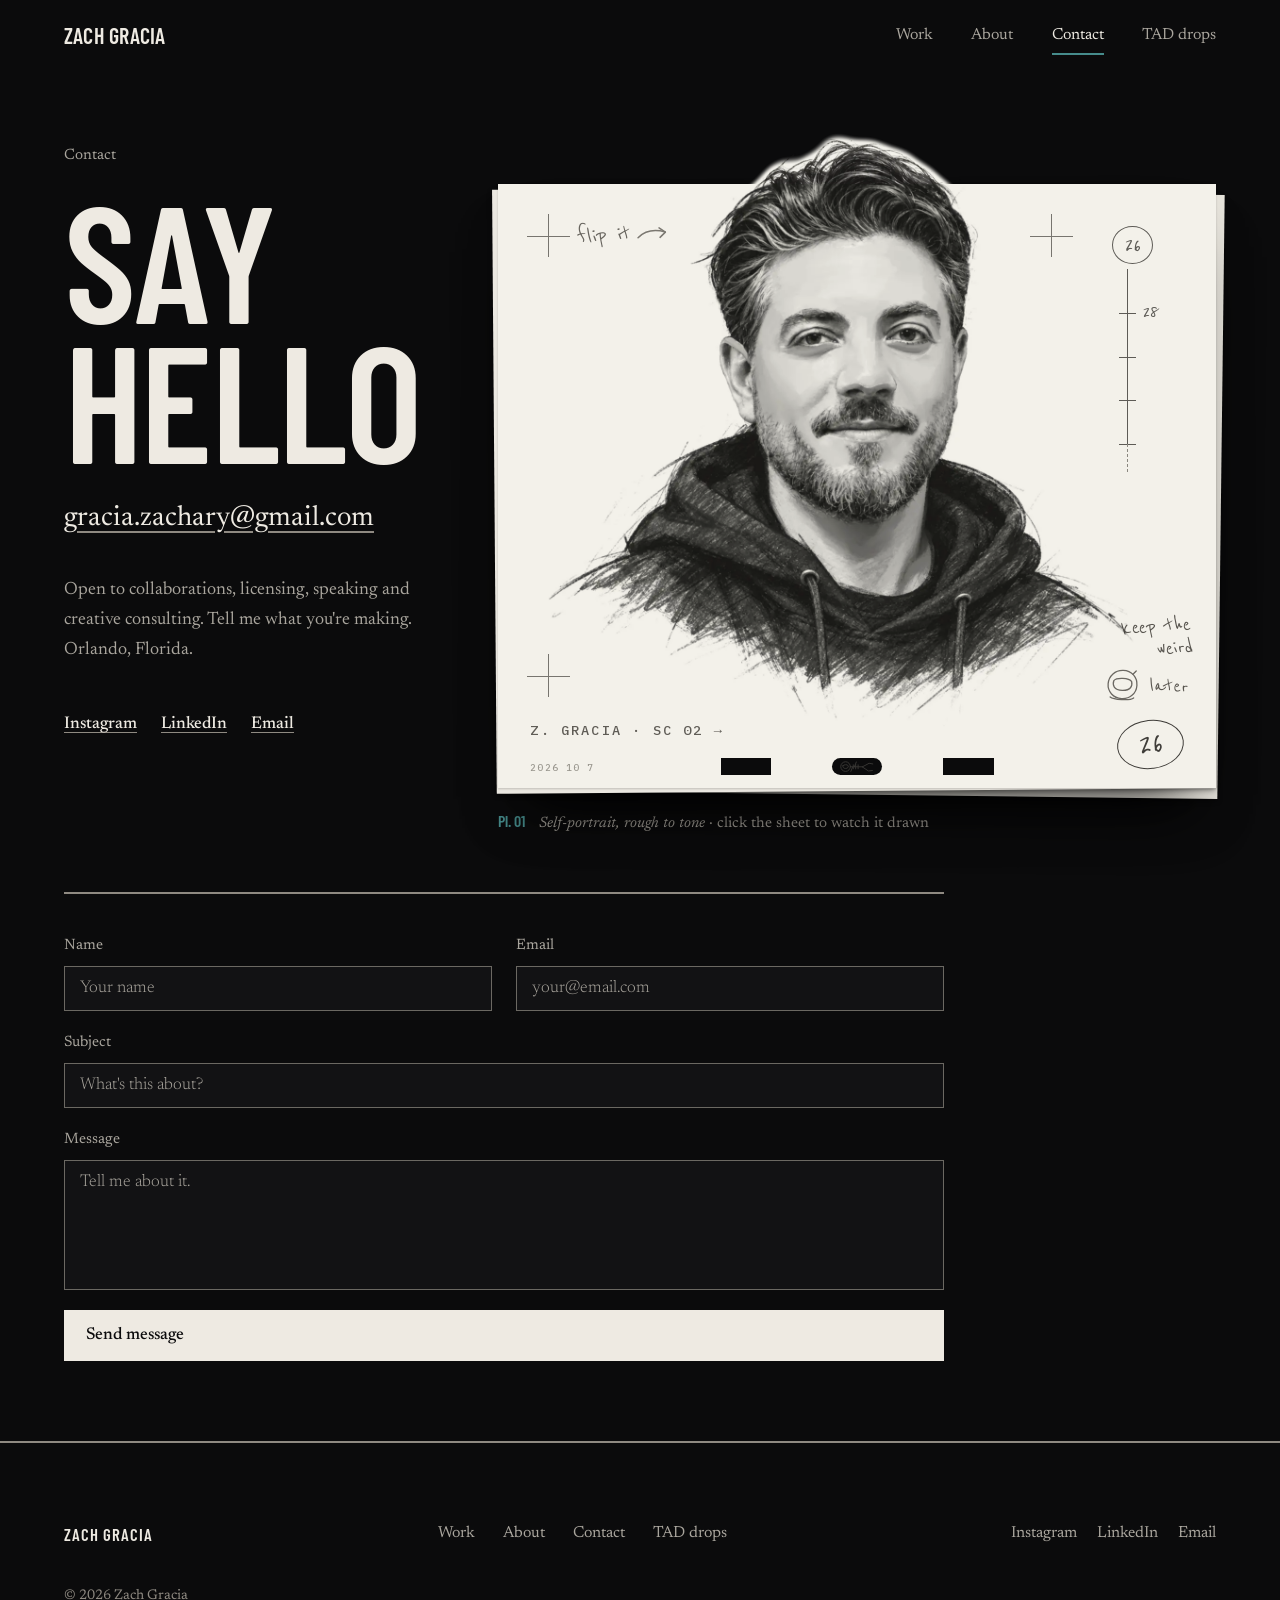
<file: contact.html>
<!DOCTYPE html>
<html lang="en">
<head>
  <meta charset="UTF-8">
  <meta name="viewport" content="width=device-width, initial-scale=1.0">
  <title>Contact — Zach Gracia</title>
  <meta name="description" content="Get in touch with Zach Gracia: artist, designer and world builder, and a creative leader in Disney consumer products.">
  <meta property="og:type" content="website">
  <meta property="og:title" content="Contact — Zach Gracia">
  <meta property="og:description" content="Get in touch with Zach Gracia: artist, designer and world builder, and a creative leader in Disney consumer products.">
  <meta property="og:image" content="images/og/og-home.jpg">
  <meta name="twitter:card" content="summary_large_image">
  <link rel="icon" href="favicon.svg" type="image/svg+xml">
  <link rel="stylesheet" href="css/styles.css">
  <link rel="stylesheet" href="css/catalogue.css">
  <script src="portrait/sketch-portrait.js"></script>
</head>
<body>

  <a class="skip-link" href="#main">Skip to content</a>

  <nav class="nav" id="nav">
    <div class="nav-inner">
      <a href="index.html" class="nav-logo">Zach Gracia</a>
      <div class="nav-links">
        <a href="portfolio.html" class="nav-link">Work</a>
        <a href="about.html" class="nav-link">About</a>
        <a href="contact.html" class="nav-link">Contact</a>
        <a href="cart.html" class="nav-cart">TAD drops</a>
      </div>
      <button class="nav-hamburger" aria-label="Open menu" aria-expanded="false" aria-controls="mobile-menu">
        <span></span><span></span><span></span>
      </button>
    </div>
  </nav>

  <div class="nav-mobile-overlay" id="mobile-menu">
    <a href="portfolio.html" class="nav-mobile-link">Work</a>
    <a href="about.html" class="nav-mobile-link">About</a>
    <a href="contact.html" class="nav-mobile-link">Contact</a>
    <a href="cart.html" class="nav-mobile-link">TAD drops</a>
  </div>

  <main id="main">

  <!-- CONTACT -->
  <section class="contact-section">
    <div class="contact-inner contact-inner--sheet">
      <div>
        <div class="contact-head">
          <span class="label" style="display:block; margin-bottom: 20px;">Contact</span>
          <h1 class="contact-title">SAY<br>HELLO</h1>
        </div>
        <a href="mailto:gracia.zachary@gmail.com" class="contact-email">gracia.zachary@gmail.com</a>
        <p class="contact-desc">
          Open to collaborations, licensing, speaking and creative consulting. Tell me what you're making. Orlando, Florida.
        </p>
        <div class="contact-social">
          <a href="https://www.instagram.com/zach_gracia/" class="contact-social-link" target="_blank" rel="noopener">Instagram<span class="visually-hidden"> (opens in a new tab)</span></a>
          <a href="https://www.linkedin.com/in/zacharygracia" class="contact-social-link" target="_blank" rel="noopener">LinkedIn<span class="visually-hidden"> (opens in a new tab)</span></a>
          <a href="mailto:gracia.zachary@gmail.com" class="contact-social-link">Email</a>
        </div>
      </div>

      <figure class="contact-sheet">
        <animation-sheets src="portrait/assets/zg-portrait.webp" stages="portrait/assets/zg-stage1-thumbnail.webp,portrait/assets/zg-stage2-gestural.webp,portrait/assets/zg-stage3-line.webp" tone="portrait/assets/zg-tone-paper.webp" tone-sm="portrait/assets/zg-tone-paper-sm.webp" crown="portrait/assets/zg-tone-crown.webp" crown-sm="portrait/assets/zg-tone-crown-sm.webp" fonts="portrait/assets/fonts/" duration="6" trigger="static" alt="Sketch portrait of Zach Gracia on a pegged animation sheet" style="--hole:#0b0b0c"><img src="portrait/assets/zg-sheet-final.webp" alt="Sketch portrait of Zach Gracia on a pegged animation sheet" style="width:100%;display:block;margin-top:-10.4%"></animation-sheets>
        <figcaption class="sheet-label"><span class="pl">Pl. 01</span><em>Self-portrait, rough to tone</em> · click the sheet to watch it drawn</figcaption>
      </figure>

      <form class="contact-form" name="contact" method="POST" data-netlify="true" netlify-honeypot="bot-field">
        <input type="hidden" name="form-name" value="contact">
        <p hidden>
          <label>Leave this field empty <input name="bot-field" tabindex="-1" autocomplete="off"></label>
        </p>
        <div class="form-group">
          <label class="form-label" for="contact-name">Name</label>
          <input class="form-input" type="text" id="contact-name" name="name" autocomplete="name" placeholder="Your name" required>
        </div>
        <div class="form-group">
          <label class="form-label" for="contact-email">Email</label>
          <input class="form-input" type="email" id="contact-email" name="email" autocomplete="email" placeholder="your@email.com" required>
        </div>
        <div class="form-group">
          <label class="form-label" for="contact-subject">Subject</label>
          <input class="form-input" type="text" id="contact-subject" name="subject" placeholder="What's this about?">
        </div>
        <div class="form-group">
          <label class="form-label" for="contact-message">Message</label>
          <textarea class="form-textarea" id="contact-message" name="message" placeholder="Tell me about it." required></textarea>
        </div>
        <button type="submit" class="btn-primary" style="align-self: flex-start;">Send message</button>
      </form>
    </div>
  </section>

  </main>

  <!-- FOOTER -->
  <footer class="footer">
    <div class="footer-inner">
      <a href="index.html" class="footer-logo">Zach Gracia</a>
      <nav class="footer-links">
        <a href="portfolio.html" class="footer-link">Work</a>
        <a href="about.html" class="footer-link">About</a>
        <a href="contact.html" class="footer-link">Contact</a>
        <a href="cart.html" class="footer-link">TAD drops</a>
      </nav>
      <div class="footer-social">
        <a href="https://www.instagram.com/zach_gracia/" class="footer-link" target="_blank" rel="noopener">Instagram<span class="visually-hidden"> (opens in a new tab)</span></a>
        <a href="https://www.linkedin.com/in/zacharygracia" class="footer-link" target="_blank" rel="noopener">LinkedIn<span class="visually-hidden"> (opens in a new tab)</span></a>
        <a href="mailto:gracia.zachary@gmail.com" class="footer-link">Email</a>
      </div>
    </div>
    <p class="footer-copy">© 2026 Zach Gracia</p>
  </footer>

  <script src="js/main.js"></script>
</body>
</html>
</file>
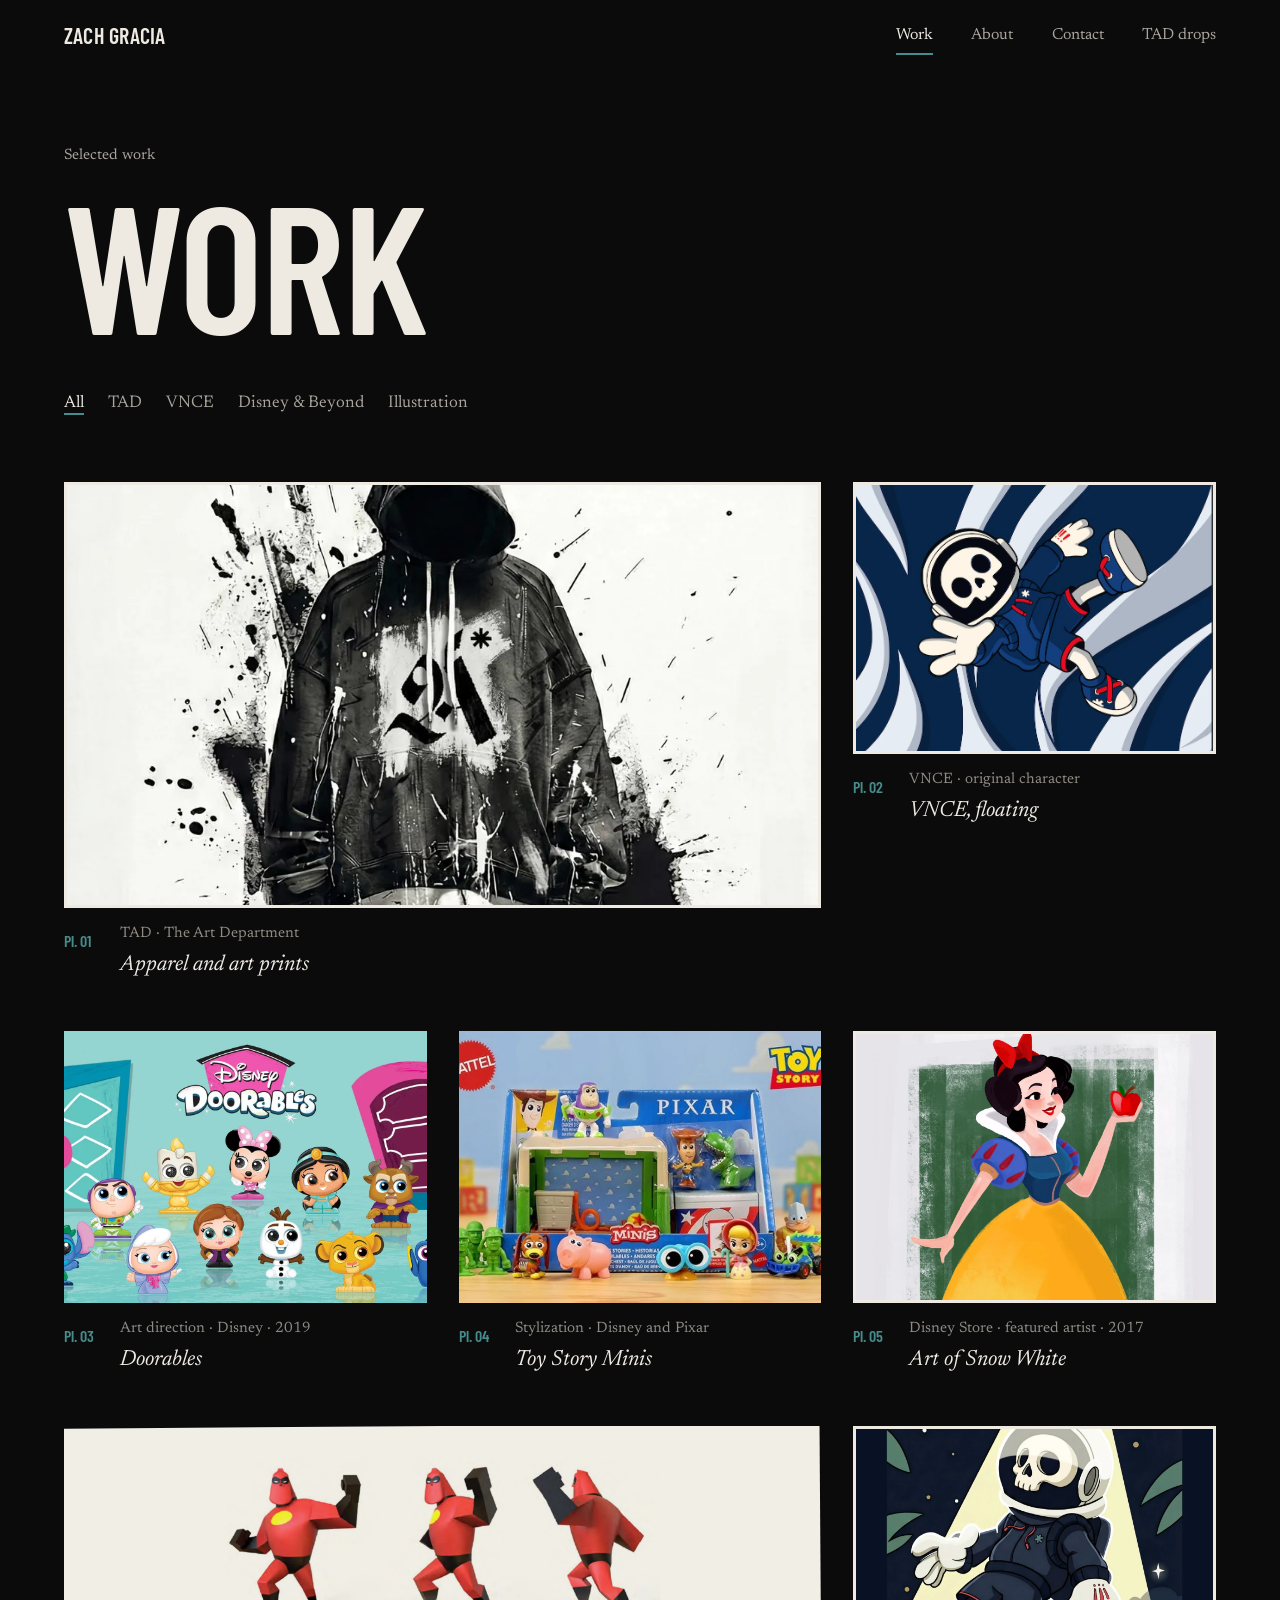
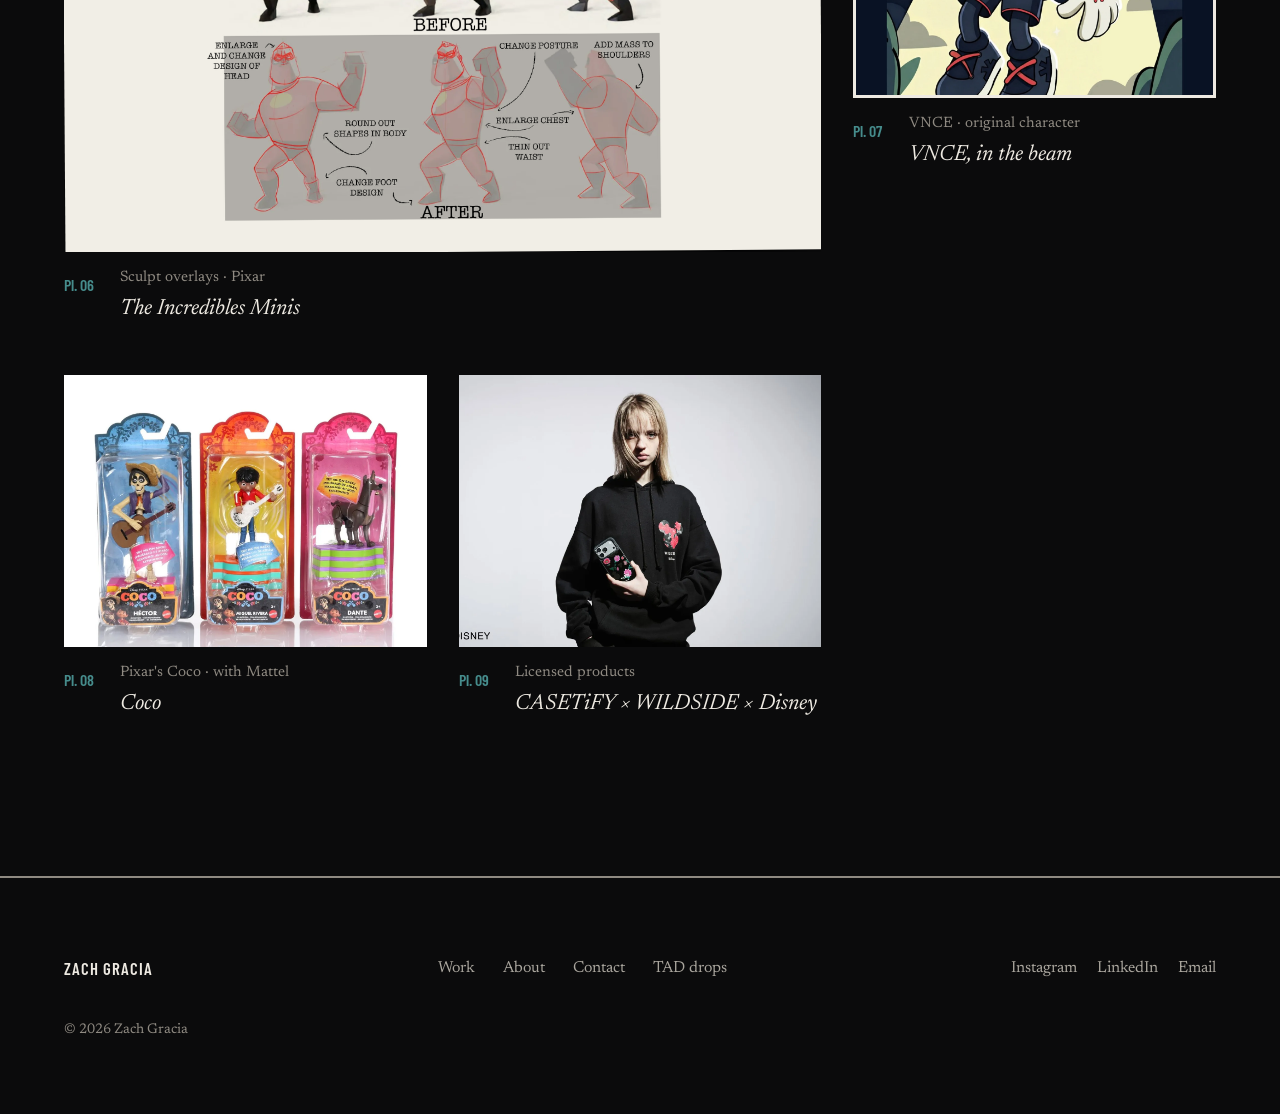
<file: portfolio.html>
<!DOCTYPE html>
<html lang="en">
<head>
  <meta charset="UTF-8">
  <meta name="viewport" content="width=device-width, initial-scale=1.0">
  <title>Work — Zach Gracia</title>
  <meta name="description" content="The work of Zach Gracia — TAD, VNCE, Disney consumer products, toy design, illustration, and concept design.">
  <meta property="og:type" content="website">
  <meta property="og:title" content="Portfolio — Zach Gracia">
  <meta property="og:description" content="The work of Zach Gracia — TAD, VNCE, Disney consumer products, toy design, illustration, and concept design.">
  <meta property="og:image" content="images/og/og-home.jpg">
  <meta name="twitter:card" content="summary_large_image">
  <link rel="icon" href="favicon.svg" type="image/svg+xml">
  <link rel="stylesheet" href="css/styles.css">
  <link rel="stylesheet" href="css/catalogue.css">
</head>
<body>

  <a class="skip-link" href="#main">Skip to content</a>

  <nav class="nav" id="nav">
    <div class="nav-inner">
      <a href="index.html" class="nav-logo">Zach Gracia</a>
      <div class="nav-links">
        <a href="portfolio.html" class="nav-link">Work</a>
        <a href="about.html" class="nav-link">About</a>
        <a href="contact.html" class="nav-link">Contact</a>
        <a href="cart.html" class="nav-cart">TAD drops</a>
      </div>
      <button class="nav-hamburger" aria-label="Open menu" aria-expanded="false" aria-controls="mobile-menu">
        <span></span><span></span><span></span>
      </button>
    </div>
  </nav>

  <div class="nav-mobile-overlay" id="mobile-menu">
    <a href="portfolio.html" class="nav-mobile-link">Work</a>
    <a href="about.html" class="nav-mobile-link">About</a>
    <a href="contact.html" class="nav-mobile-link">Contact</a>
    <a href="cart.html" class="nav-mobile-link">TAD drops</a>
  </div>

  <main id="main">

  <!-- PAGE HEADER -->
  <div class="page-header">
    <div class="page-header-inner">
      <span class="label" style="display:block; margin-bottom: 16px;">Selected work</span>
      <h1 class="page-header-title">WORK</h1>
      <div class="filter-tabs">
        <button class="filter-tab active" data-filter="all" aria-pressed="true">All</button>
        <button class="filter-tab" aria-pressed="false" data-filter="tad">TAD</button>
        <button class="filter-tab" aria-pressed="false" data-filter="vnce">VNCE</button>
        <button class="filter-tab" aria-pressed="false" data-filter="disney">Disney &amp; Beyond</button>
        <button class="filter-tab" aria-pressed="false" data-filter="illustration">Illustration</button>
      </div>
    </div>
  </div>

  <!-- PORTFOLIO GRID -->
  <div class="portfolio-grid">

    <a href="projects/tad.html" class="project-card span-2" data-brand="tad">
      <div class="project-card-image">
        <div class="ph ph-16-9 has-img mount-keyline"><img src="images/work/tad-jpg-1000.webp" srcset="images/work/tad-jpg-1000-800w.webp 800w, images/work/tad-jpg-1000.webp 1000w" sizes="(max-width: 768px) 100vw, 1200px" alt="TAD brand image: a hooded figure in ink splatter" width="1000" height="1333" loading="lazy"><span class="ph-label">Apparel and art prints</span></div>
      </div>
      <div class="project-card-info">
        <div class="project-card-meta">
          <p class="project-card-brand">TAD · The Art Department</p>
          <h2 class="project-card-title">Apparel and art prints</h2>
        </div>
      </div>
    </a>

    <a href="projects/vnce.html" class="project-card" data-brand="vnce">
      <div class="project-card-image">
        <div class="ph ph-4-3 has-img mount-keyline"><img src="images/work/vnce-floating-swirl.webp" alt="VNCE tumbling through navy and white swirls" width="827" height="658" loading="lazy"><span class="ph-label">VNCE, floating</span></div>
      </div>
      <div class="project-card-info">
        <div class="project-card-meta">
          <p class="project-card-brand">VNCE · original character</p>
          <h2 class="project-card-title">VNCE, floating</h2>
        </div>
      </div>
    </a>

    <a href="projects/disney.html#doorables" class="project-card" data-brand="disney">
      <div class="project-card-image">
        <div class="ph ph-4-3 has-img mount-bare"><img src="images/work/disney-doorables-lineup-front-signature-doors-1600.webp" srcset="images/work/disney-doorables-lineup-front-signature-doors-1600-800w.webp 800w, images/work/disney-doorables-lineup-front-signature-doors-1600.webp 1600w" sizes="(max-width: 768px) 100vw, 1200px" alt="Disney Doorables figures lined up in front of their signature doors" width="1600" height="856" loading="lazy"><span class="ph-label">Doorables</span></div>
      </div>
      <div class="project-card-info">
        <div class="project-card-meta">
          <p class="project-card-brand">Art direction · Disney · 2019</p>
          <h2 class="project-card-title">Doorables</h2>
        </div>
      </div>
    </a>

    <a href="projects/disney.html#toy-story-minis" class="project-card" data-brand="disney">
      <div class="project-card-image">
        <div class="ph ph-4-3 has-img mount-bare"><img src="images/work/shipped-toy-story-minis-playset-slinky-dog-1600.webp" srcset="images/work/shipped-toy-story-minis-playset-slinky-dog-1600-800w.webp 800w, images/work/shipped-toy-story-minis-playset-slinky-dog-1600.webp 1600w" sizes="(max-width: 768px) 100vw, 1200px" alt="Shipped Toy Story Minis playset with Slinky Dog" width="1600" height="1074" loading="lazy"><span class="ph-label">Toy Story Minis</span></div>
      </div>
      <div class="project-card-info">
        <div class="project-card-meta">
          <p class="project-card-brand">Stylization · Disney and Pixar</p>
          <h2 class="project-card-title">Toy Story Minis</h2>
        </div>
      </div>
    </a>

    <a href="projects/disney.html#snow-white" class="project-card" data-brand="disney">
      <div class="project-card-image">
        <div class="ph ph-4-3 has-img mount-keyline"><img style="object-position: 50% 12%" src="images/work/snow-white-lithograph-final-1240.webp" srcset="images/work/snow-white-lithograph-final-1240-800w.webp 800w, images/work/snow-white-lithograph-final-1240.webp 1240w" sizes="(max-width: 768px) 100vw, 1200px" alt="Final Snow White lithograph: Snow White holding an apple against a green ground" width="1240" height="1754" loading="lazy"><span class="ph-label">Art of Snow White</span></div>
      </div>
      <div class="project-card-info">
        <div class="project-card-meta">
          <p class="project-card-brand">Disney Store · featured artist · 2017</p>
          <h2 class="project-card-title">Art of Snow White</h2>
        </div>
      </div>
    </a>

    <a href="projects/disney.html#incredibles" class="project-card span-2" data-brand="disney">
      <div class="project-card-image">
        <div class="ph ph-16-9 has-img mount-paper"><img src="images/work/mr-incredible-figure-before-after-sculpt-overlay-1600.webp" srcset="images/work/mr-incredible-figure-before-after-sculpt-overlay-1600-800w.webp 800w, images/work/mr-incredible-figure-before-after-sculpt-overlay-1600.webp 1600w" sizes="(max-width: 768px) 100vw, 1200px" alt="Mr. Incredible figure, before and after sculpt overlay" width="1600" height="1236" loading="lazy"><span class="ph-label">The Incredibles Minis</span></div>
      </div>
      <div class="project-card-info">
        <div class="project-card-meta">
          <p class="project-card-brand">Sculpt overlays · Pixar</p>
          <h2 class="project-card-title">The Incredibles Minis</h2>
        </div>
      </div>
    </a>

    <a href="projects/vnce.html" class="project-card" data-brand="vnce">
      <div class="project-card-image">
        <div class="ph ph-4-3 has-img mount-keyline"><img src="images/work/vnce-tractor-beam.webp" srcset="images/work/vnce-tractor-beam-800w.webp 800w, images/work/vnce-tractor-beam.webp 1280w" sizes="(max-width: 768px) 100vw, 1200px" alt="VNCE floating in a beam of light above a jungle at night" width="1280" height="1600" loading="lazy"><span class="ph-label">VNCE, in the beam</span></div>
      </div>
      <div class="project-card-info">
        <div class="project-card-meta">
          <p class="project-card-brand">VNCE · original character</p>
          <h2 class="project-card-title">VNCE, in the beam</h2>
        </div>
      </div>
    </a>

    <a href="projects/disney.html#coco" class="project-card" data-brand="disney">
      <div class="project-card-image">
        <div class="ph ph-4-3 has-img mount-bare"><img src="images/work/coco-figures-hector-miguel-dante-papel-picado-1400.webp" srcset="images/work/coco-figures-hector-miguel-dante-papel-picado-1400-800w.webp 800w, images/work/coco-figures-hector-miguel-dante-papel-picado-1400.webp 1400w" sizes="(max-width: 768px) 100vw, 1200px" alt="Coco figures of Héctor, Miguel and Dante with papel picado" width="1400" height="995" loading="lazy"><span class="ph-label">Coco</span></div>
      </div>
      <div class="project-card-info">
        <div class="project-card-meta">
          <p class="project-card-brand">Pixar's Coco · with Mattel</p>
          <h2 class="project-card-title">Coco</h2>
        </div>
      </div>
    </a>

    <a href="projects/disney.html#licensed-products" class="project-card" data-brand="disney">
      <div class="project-card-image">
        <div class="ph ph-4-3 has-img mount-bare"><img src="images/work/casetify-wildside-disney-campaign-model-black-hoodie-1600.webp" srcset="images/work/casetify-wildside-disney-campaign-model-black-hoodie-1600-800w.webp 800w, images/work/casetify-wildside-disney-campaign-model-black-hoodie-1600.webp 1600w" sizes="(max-width: 768px) 100vw, 1200px" alt="CASETiFY x Disney Wildside campaign photo" width="1600" height="1067" loading="lazy"><span class="ph-label">CASETiFY × WILDSIDE × Disney</span></div>
      </div>
      <div class="project-card-info">
        <div class="project-card-meta">
          <p class="project-card-brand">Licensed products</p>
          <h2 class="project-card-title">CASETiFY × WILDSIDE × Disney</h2>
        </div>
      </div>
    </a>

  </div>

  </main>

  <!-- FOOTER -->
  <footer class="footer">
    <div class="footer-inner">
      <a href="index.html" class="footer-logo">Zach Gracia</a>
      <nav class="footer-links">
        <a href="portfolio.html" class="footer-link">Work</a>
        <a href="about.html" class="footer-link">About</a>
        <a href="contact.html" class="footer-link">Contact</a>
        <a href="cart.html" class="footer-link">TAD drops</a>
      </nav>
      <div class="footer-social">
        <a href="https://www.instagram.com/zach_gracia/" class="footer-link" target="_blank" rel="noopener">Instagram<span class="visually-hidden"> (opens in a new tab)</span></a>
        <a href="https://www.linkedin.com/in/zacharygracia" class="footer-link" target="_blank" rel="noopener">LinkedIn<span class="visually-hidden"> (opens in a new tab)</span></a>
        <a href="mailto:gracia.zachary@gmail.com" class="footer-link">Email</a>
      </div>
    </div>
    <p class="footer-copy">© 2026 Zach Gracia</p>
  </footer>

  <script src="js/main.js"></script>
</body>
</html>
</file>
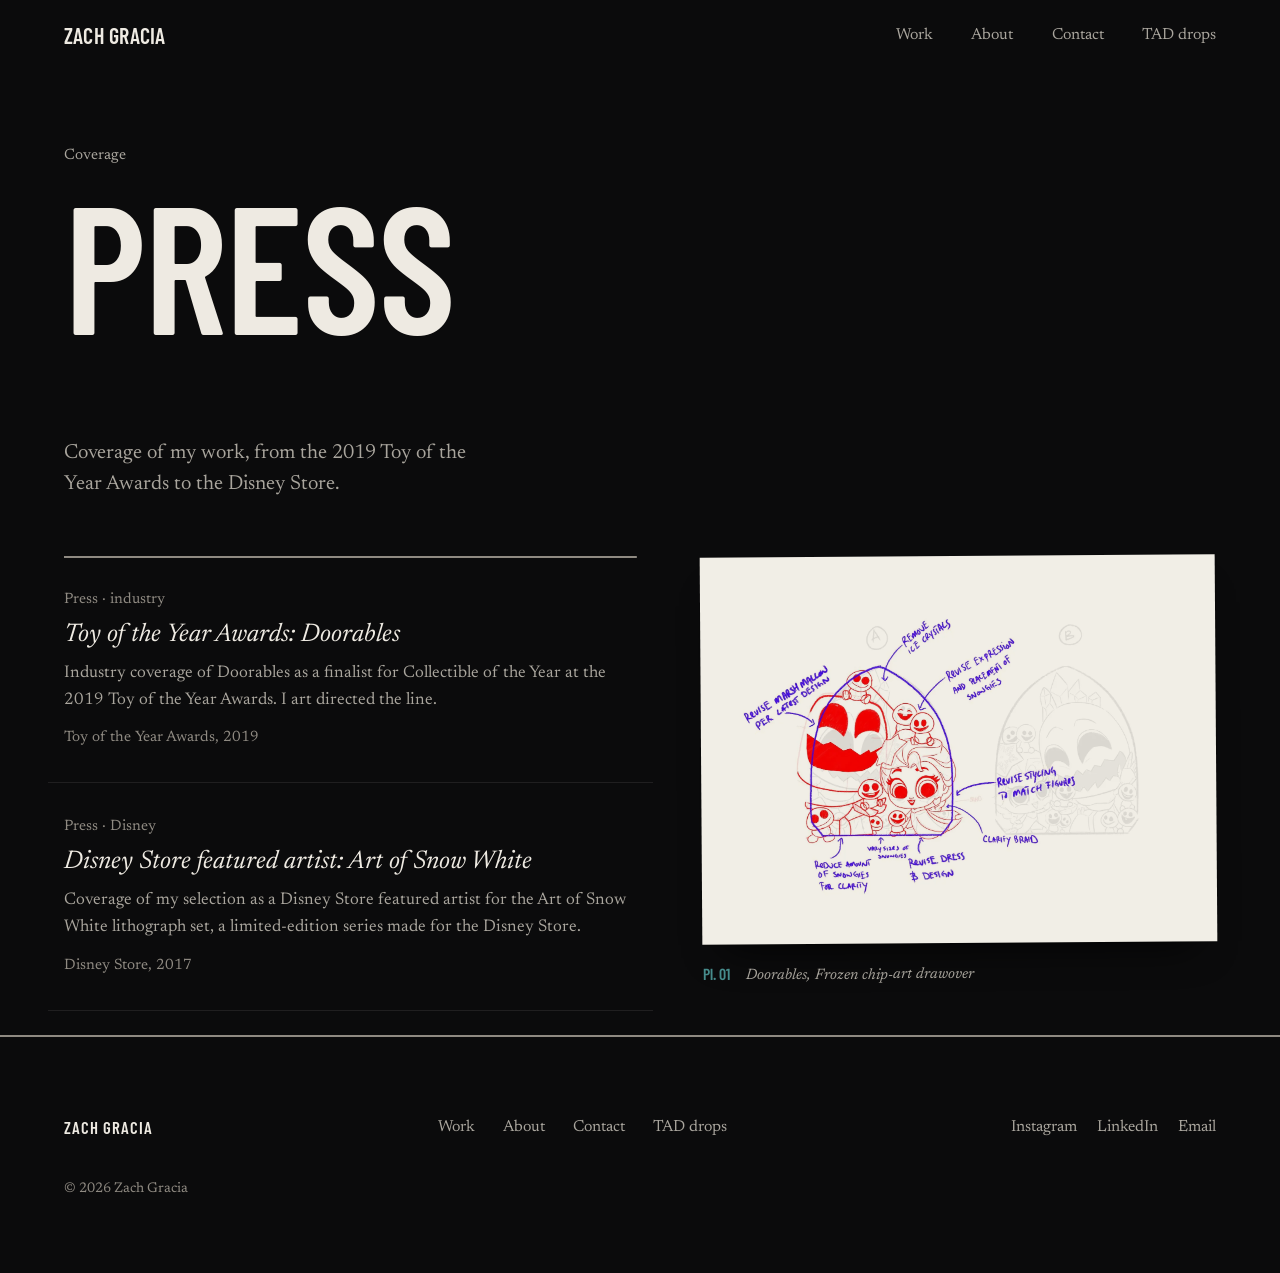
<file: publications.html>
<!DOCTYPE html>
<html lang="en">
<head>
  <meta charset="UTF-8">
  <meta name="viewport" content="width=device-width, initial-scale=1.0">
  <title>Press — Zach Gracia</title>
  <meta name="description" content="Press coverage of Zach Gracia's work — design, toy culture and creative direction.">
  <meta property="og:type" content="website">
  <meta property="og:title" content="Publications — Zach Gracia">
  <meta property="og:description" content="Press coverage of Zach Gracia's work — design, toy culture and creative direction.">
  <meta property="og:image" content="images/og/og-home.jpg">
  <meta name="twitter:card" content="summary_large_image">
  <link rel="icon" href="favicon.svg" type="image/svg+xml">
  <link rel="stylesheet" href="css/styles.css">
  <link rel="stylesheet" href="css/catalogue.css">
</head>
<body>

  <a class="skip-link" href="#main">Skip to content</a>

  <nav class="nav" id="nav">
    <div class="nav-inner">
      <a href="index.html" class="nav-logo">Zach Gracia</a>
      <div class="nav-links">
        <a href="portfolio.html" class="nav-link">Work</a>
        <a href="about.html" class="nav-link">About</a>
        <a href="contact.html" class="nav-link">Contact</a>
        <a href="cart.html" class="nav-cart">TAD drops</a>
      </div>
      <button class="nav-hamburger" aria-label="Open menu" aria-expanded="false" aria-controls="mobile-menu">
        <span></span><span></span><span></span>
      </button>
    </div>
  </nav>

  <div class="nav-mobile-overlay" id="mobile-menu">
    <a href="portfolio.html" class="nav-mobile-link">Work</a>
    <a href="about.html" class="nav-mobile-link">About</a>
    <a href="contact.html" class="nav-mobile-link">Contact</a>
    <a href="cart.html" class="nav-mobile-link">TAD drops</a>
  </div>

  <main id="main">

  <!-- PAGE HEADER -->
  <div class="page-header">
    <div class="page-header-inner">
      <span class="label" style="display:block; margin-bottom: 16px;">Coverage</span>
      <h1 class="page-header-title page-header-title--long">PRESS</h1>
    </div>
  </div>

  <!-- INTRO TEXT -->
  <div class="pub-intro">
    <p>
      Coverage of my work, from the 2019 Toy of the Year Awards to the Disney Store.
    </p>
  </div>

  <!-- PUBLICATIONS: list beside one plate that turns as you read -->
  <div class="pub-layout">
  <div class="publications-grid">

    <div class="pub-card" tabindex="0" data-src="images/work/disney-doorables-lineup-front-signature-doors-1600.webp" data-srcset="images/work/disney-doorables-lineup-front-signature-doors-1600-800w.webp 800w, images/work/disney-doorables-lineup-front-signature-doors-1600.webp 1600w" data-alt="Disney Doorables figures lined up in front of their signature doors" data-caption="Doorables">
      <img class="pub-inline" src="images/work/disney-doorables-lineup-front-signature-doors-1600.webp" alt="" width="1600" height="856" loading="lazy">
      <div class="pub-text">
      <p class="pub-card-type">Press · industry</p>
      <h2 class="pub-card-title">Toy of the Year Awards: Doorables</h2>
      <p class="pub-card-desc">
        Industry coverage of Doorables as a finalist for Collectible of the Year at the 2019 Toy of the Year Awards. I art directed the line.
      </p>
      <p class="pub-card-meta">Toy of the Year Awards, 2019</p>
      </div>
    </div>

    <div class="pub-card" tabindex="0" data-src="images/work/snow-white-lithograph-final-1240.webp" data-srcset="images/work/snow-white-lithograph-final-1240-800w.webp 800w, images/work/snow-white-lithograph-final-1240.webp 1240w" data-alt="Final Snow White lithograph: Snow White holding an apple against a green ground" data-caption="Art of Snow White, 2017">
      <img class="pub-inline" src="images/work/snow-white-lithograph-final-1240.webp" alt="" width="1240" height="1754" loading="lazy">
      <div class="pub-text">
      <p class="pub-card-type">Press · Disney</p>
      <h2 class="pub-card-title">Disney Store featured artist: Art of Snow White</h2>
      <p class="pub-card-desc">
        Coverage of my selection as a Disney Store featured artist for the Art of Snow White lithograph set, a limited-edition series made for the Disney Store.
      </p>
      <p class="pub-card-meta">Disney Store, 2017</p>
      </div>
    </div>

  </div>

    <figure class="pub-stage">
        <div class="ph has-img mount-paper" style="aspect-ratio: 4 / 3"><img src="images/work/doorables-frozen-chip-art-drawover-red-blue-1600.webp" srcset="images/work/doorables-frozen-chip-art-drawover-red-blue-1600-800w.webp 800w, images/work/doorables-frozen-chip-art-drawover-red-blue-1600.webp 1600w" sizes="(max-width: 768px) 100vw, 1200px" alt="Frozen Doorables chip art with red and blue revision drawovers" width="1600" height="1039" loading="lazy"><span class="ph-label">Doorables, Frozen chip-art drawover</span></div>
      </figure>
  </div>

  </main>

  <!-- FOOTER -->
  <footer class="footer">
    <div class="footer-inner">
      <a href="index.html" class="footer-logo">Zach Gracia</a>
      <nav class="footer-links">
        <a href="portfolio.html" class="footer-link">Work</a>
        <a href="about.html" class="footer-link">About</a>
        <a href="contact.html" class="footer-link">Contact</a>
        <a href="cart.html" class="footer-link">TAD drops</a>
      </nav>
      <div class="footer-social">
        <a href="https://www.instagram.com/zach_gracia/" class="footer-link" target="_blank" rel="noopener">Instagram<span class="visually-hidden"> (opens in a new tab)</span></a>
        <a href="https://www.linkedin.com/in/zacharygracia" class="footer-link" target="_blank" rel="noopener">LinkedIn<span class="visually-hidden"> (opens in a new tab)</span></a>
        <a href="mailto:gracia.zachary@gmail.com" class="footer-link">Email</a>
      </div>
    </div>
    <p class="footer-copy">© 2026 Zach Gracia</p>
  </footer>

  <script src="js/main.js"></script>
  <script>
    // The header plate shows the work behind whichever entry you're reading.
    (function () {
      const stage = document.querySelector('.pub-stage');
      if (!stage) return;
      const img = stage.querySelector('img');
      const label = stage.querySelector('.ph-label');
      const first = { src: img.getAttribute('src'), srcset: img.getAttribute('srcset') || '', alt: img.alt, caption: label.textContent };
      let current = first.src, timer;
      const show = (d) => {
        if (d.src === current) return;
        current = d.src;
        stage.classList.add('is-turning');
        clearTimeout(timer);
        timer = setTimeout(() => {
          if (d.srcset) img.setAttribute('srcset', d.srcset); else img.removeAttribute('srcset');
          img.src = d.src; img.alt = d.alt; label.textContent = d.caption;
          stage.classList.remove('is-turning');
        }, 160);
      };
      document.querySelectorAll('.pub-card[data-src]').forEach((card) => {
        const d = { src: card.dataset.src, srcset: card.dataset.srcset || '', alt: card.dataset.alt, caption: card.dataset.caption };
        card.addEventListener('mouseenter', () => show(d));
        card.addEventListener('focusin', () => show(d));
      });
      const list = document.querySelector('.publications-grid');
      list.addEventListener('mouseleave', () => show(first));
    })();
  </script>

</body>
</html>
</file>
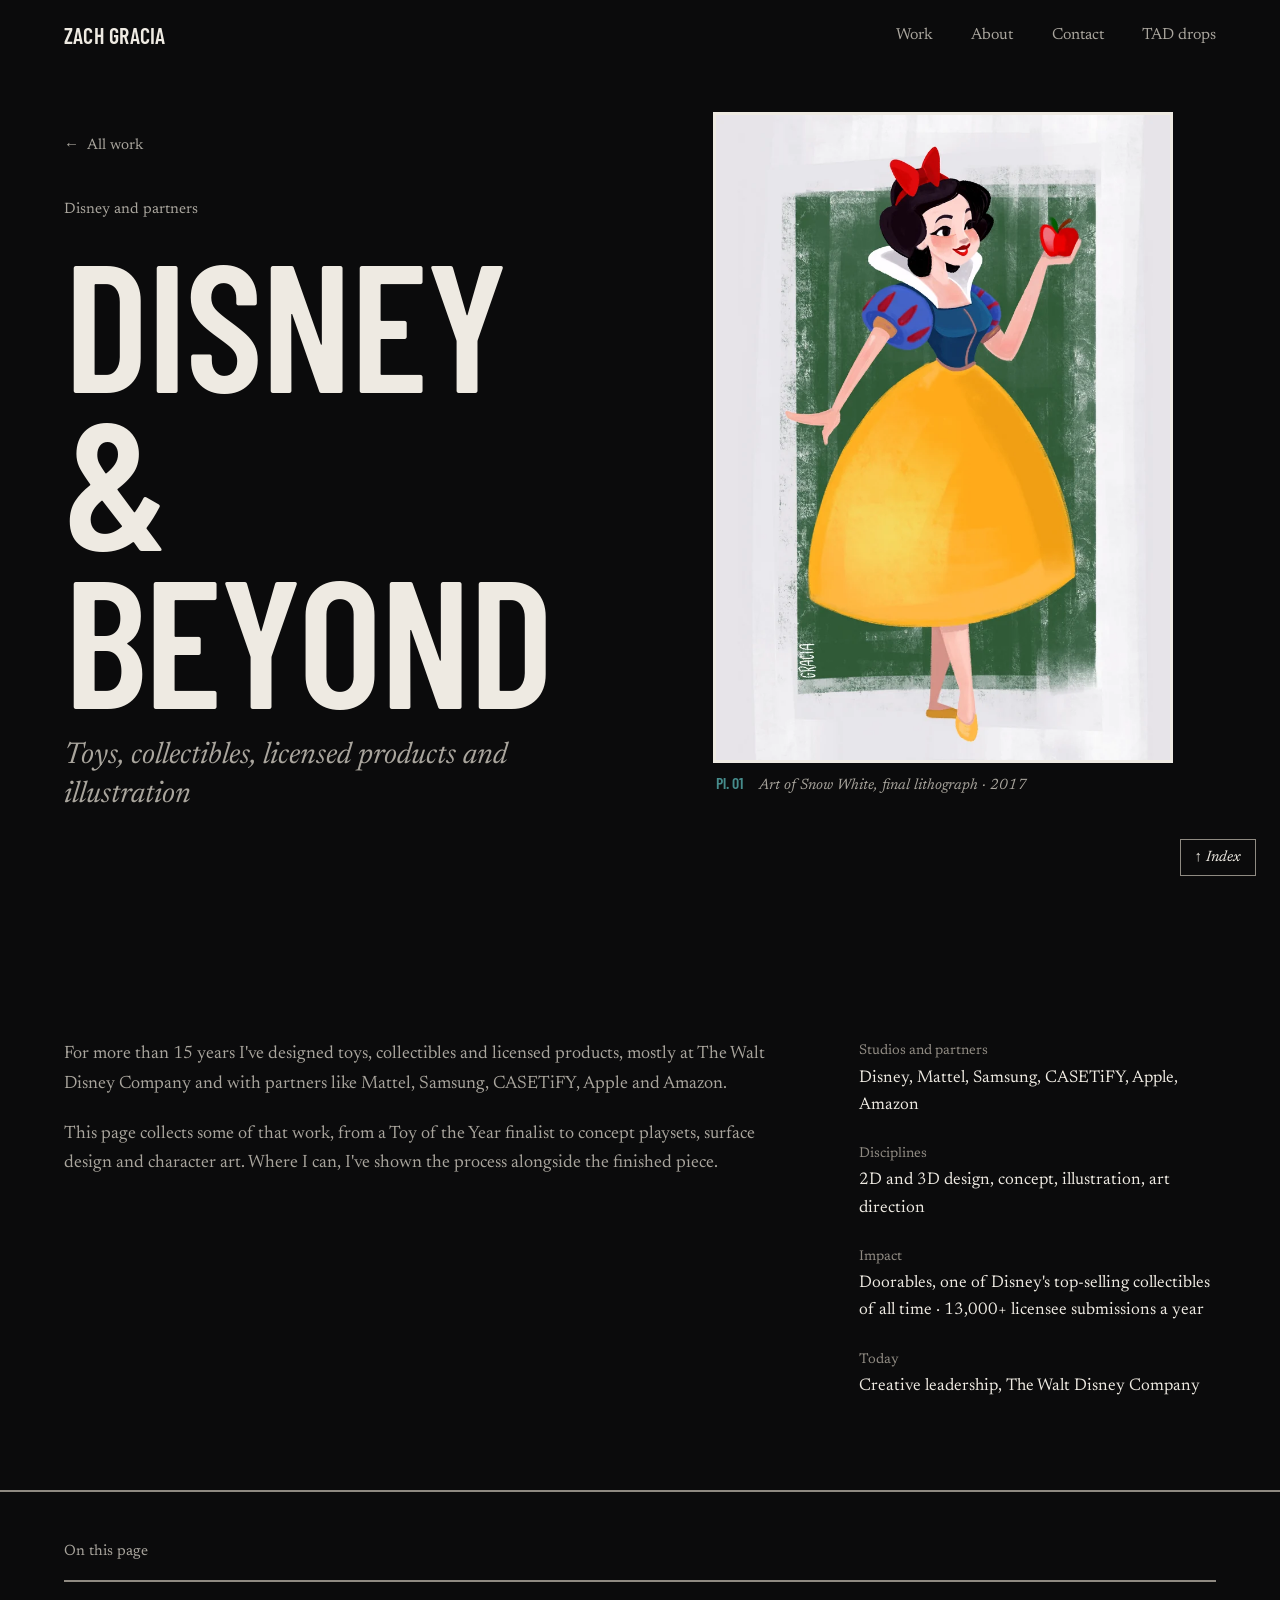
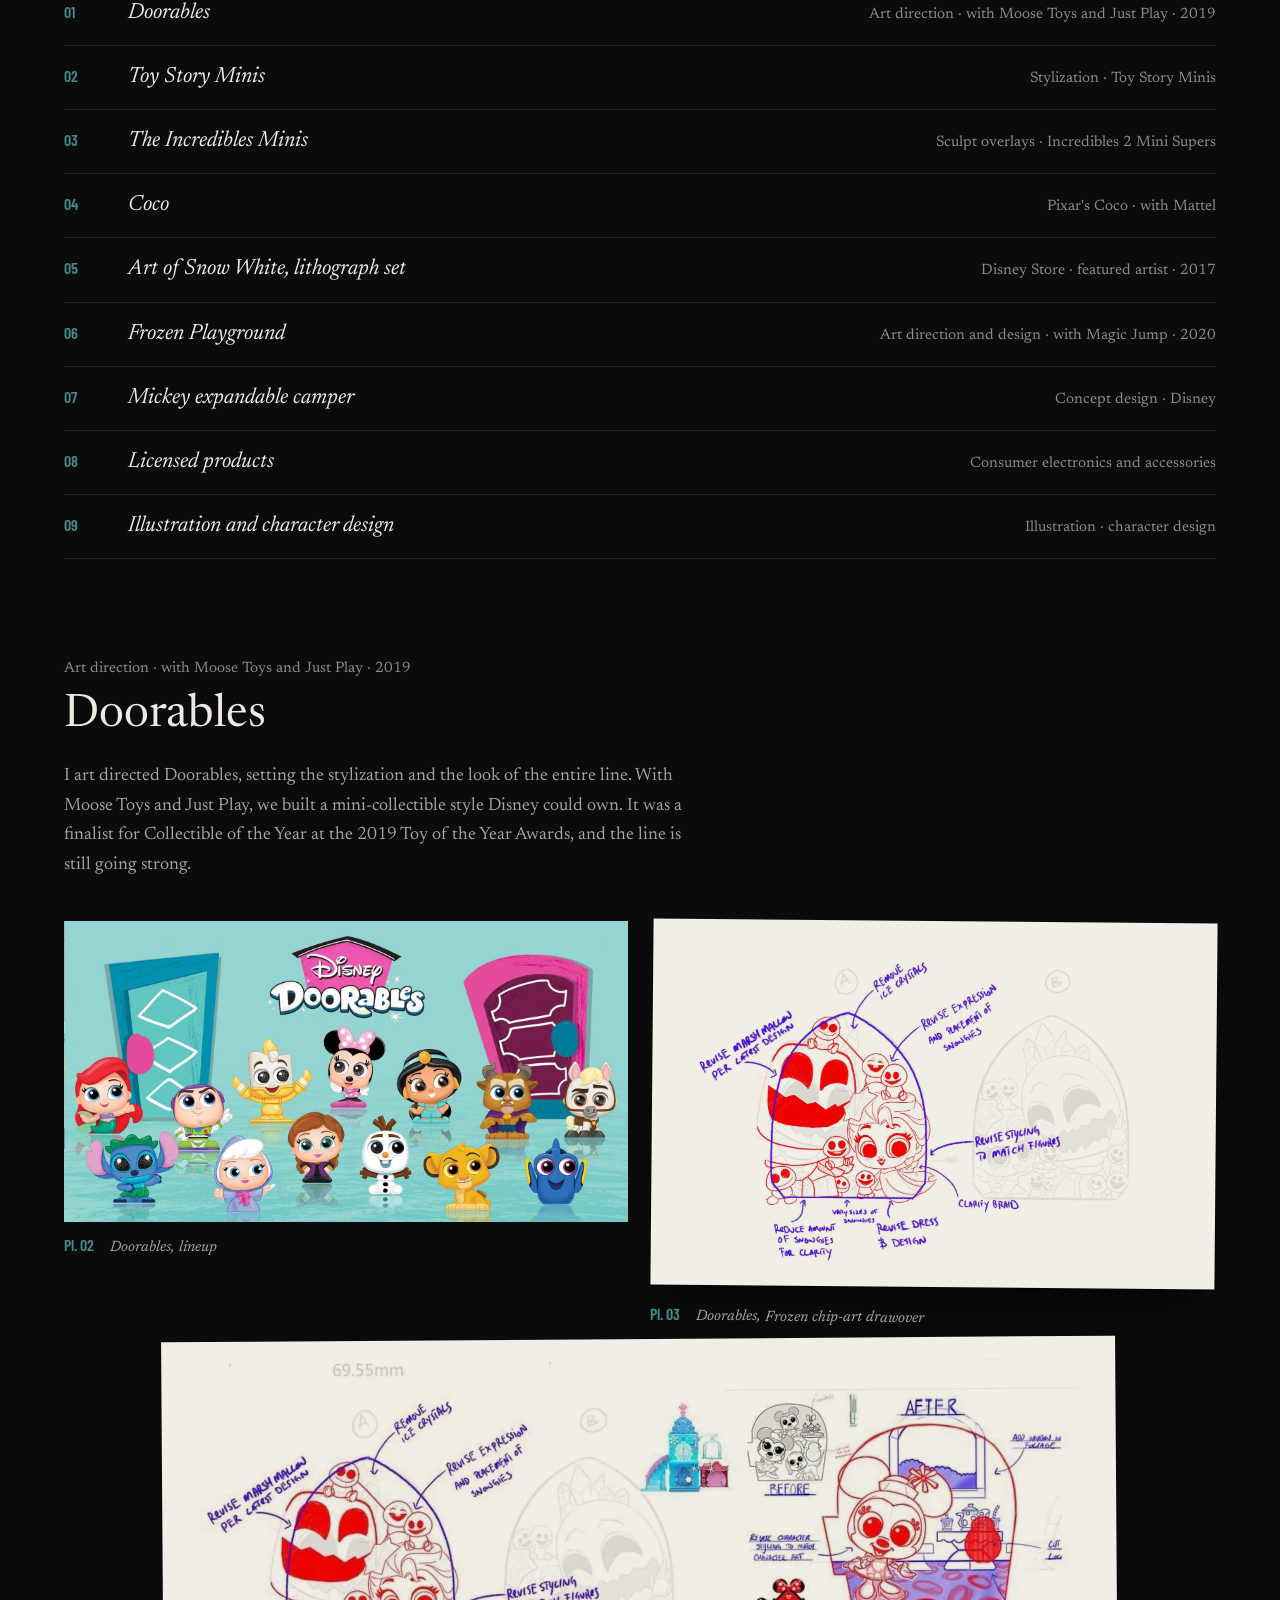
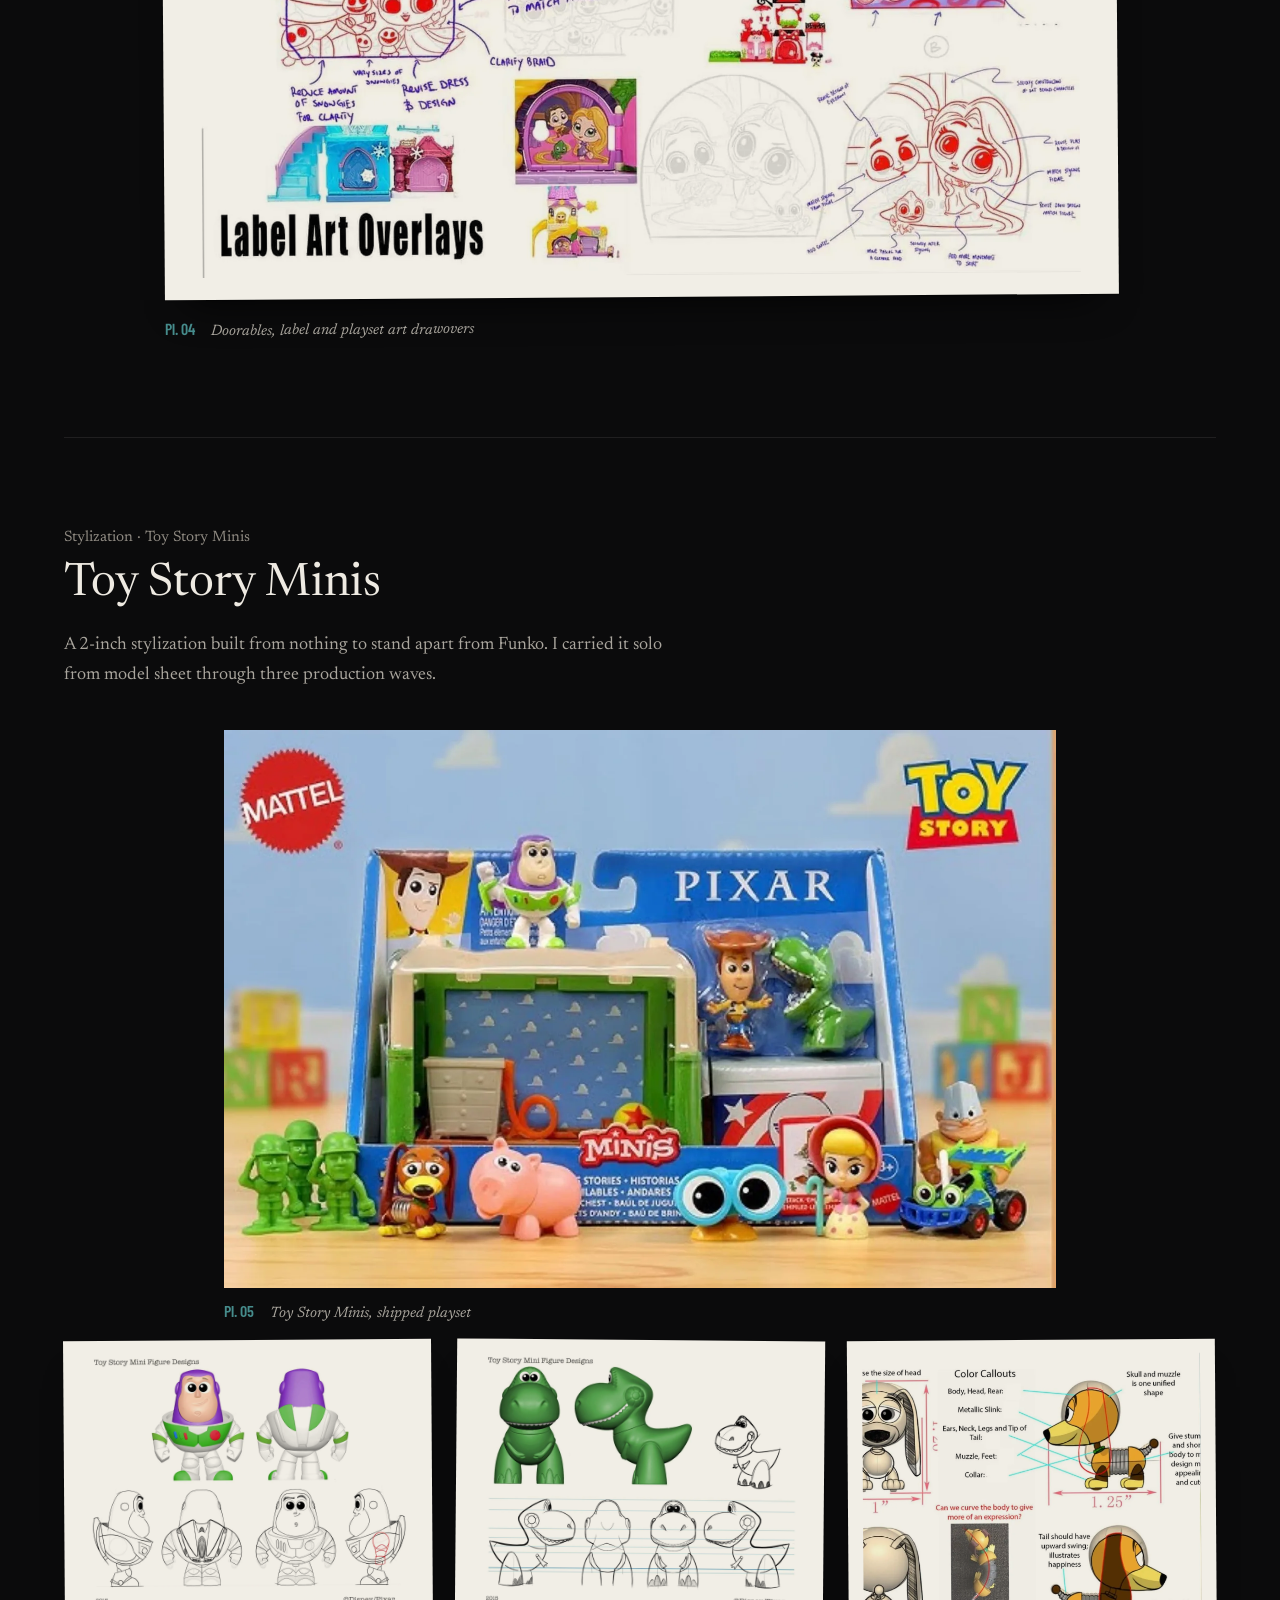
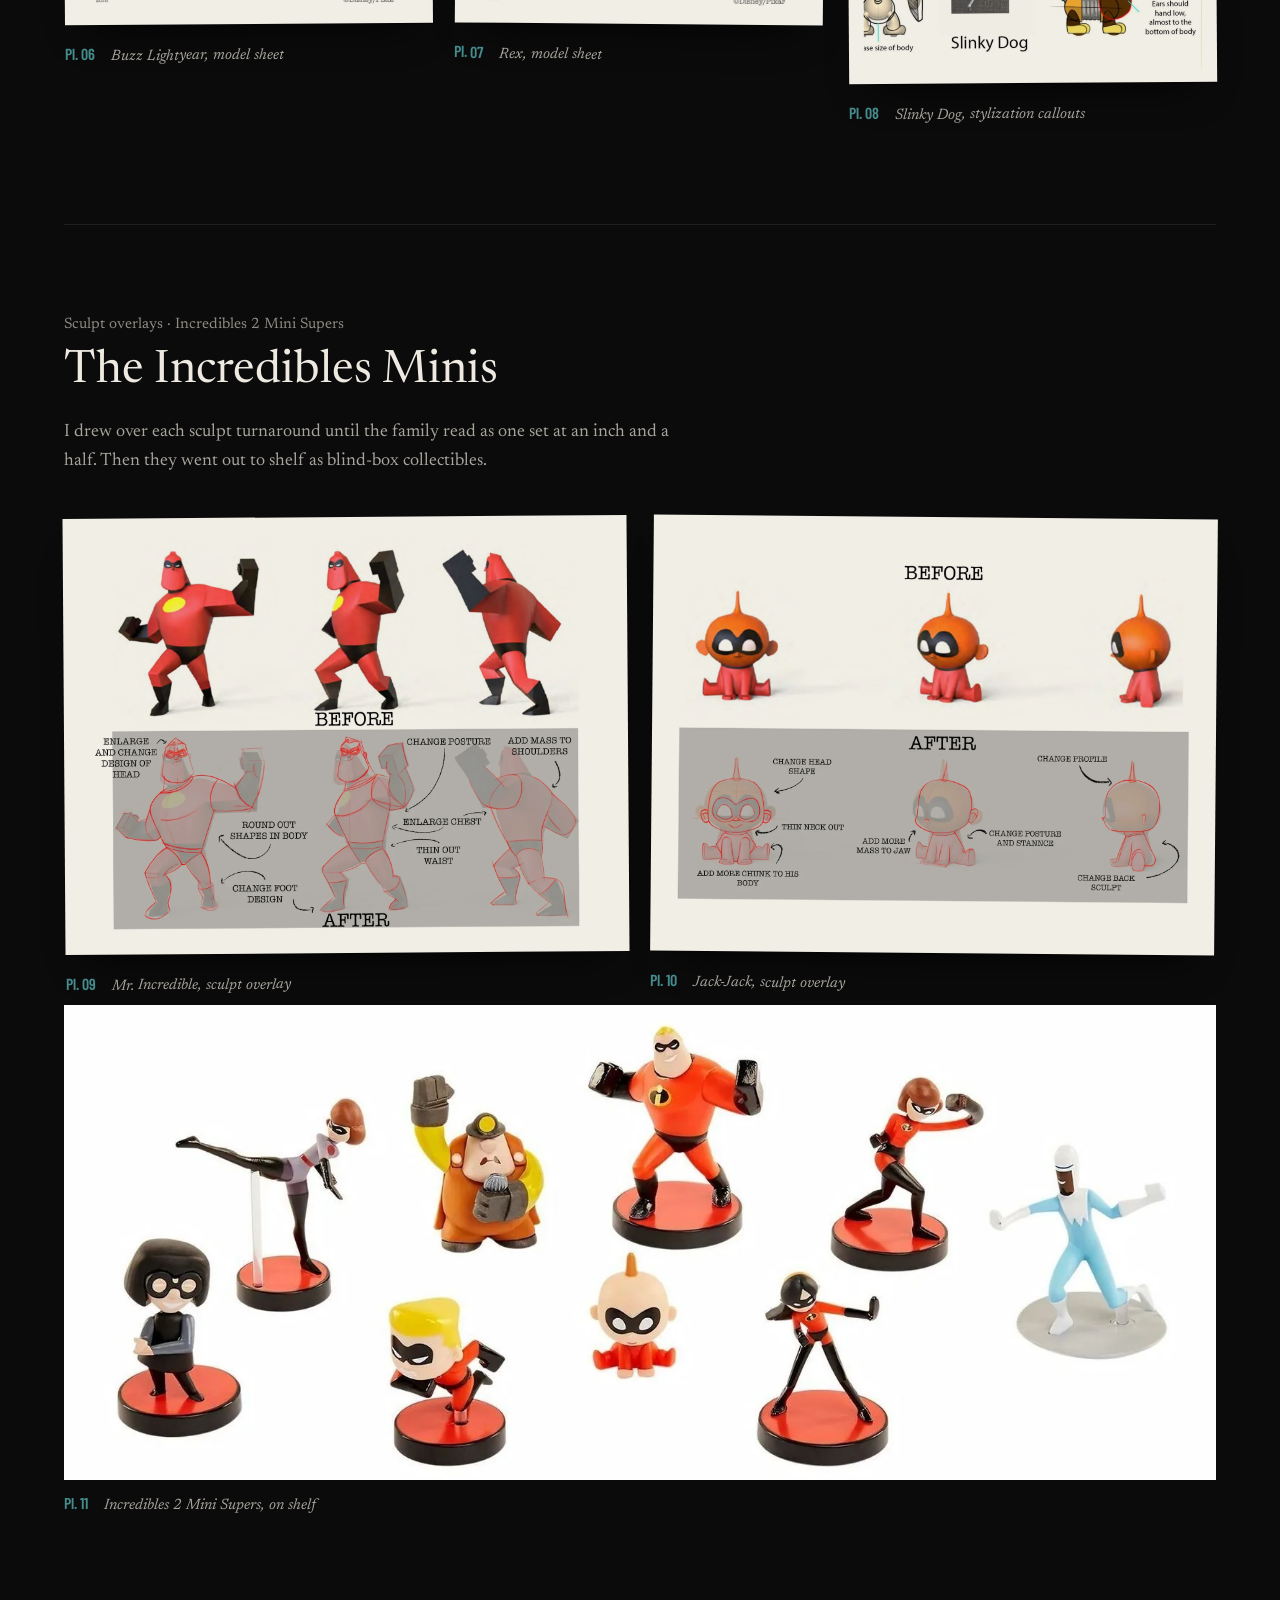
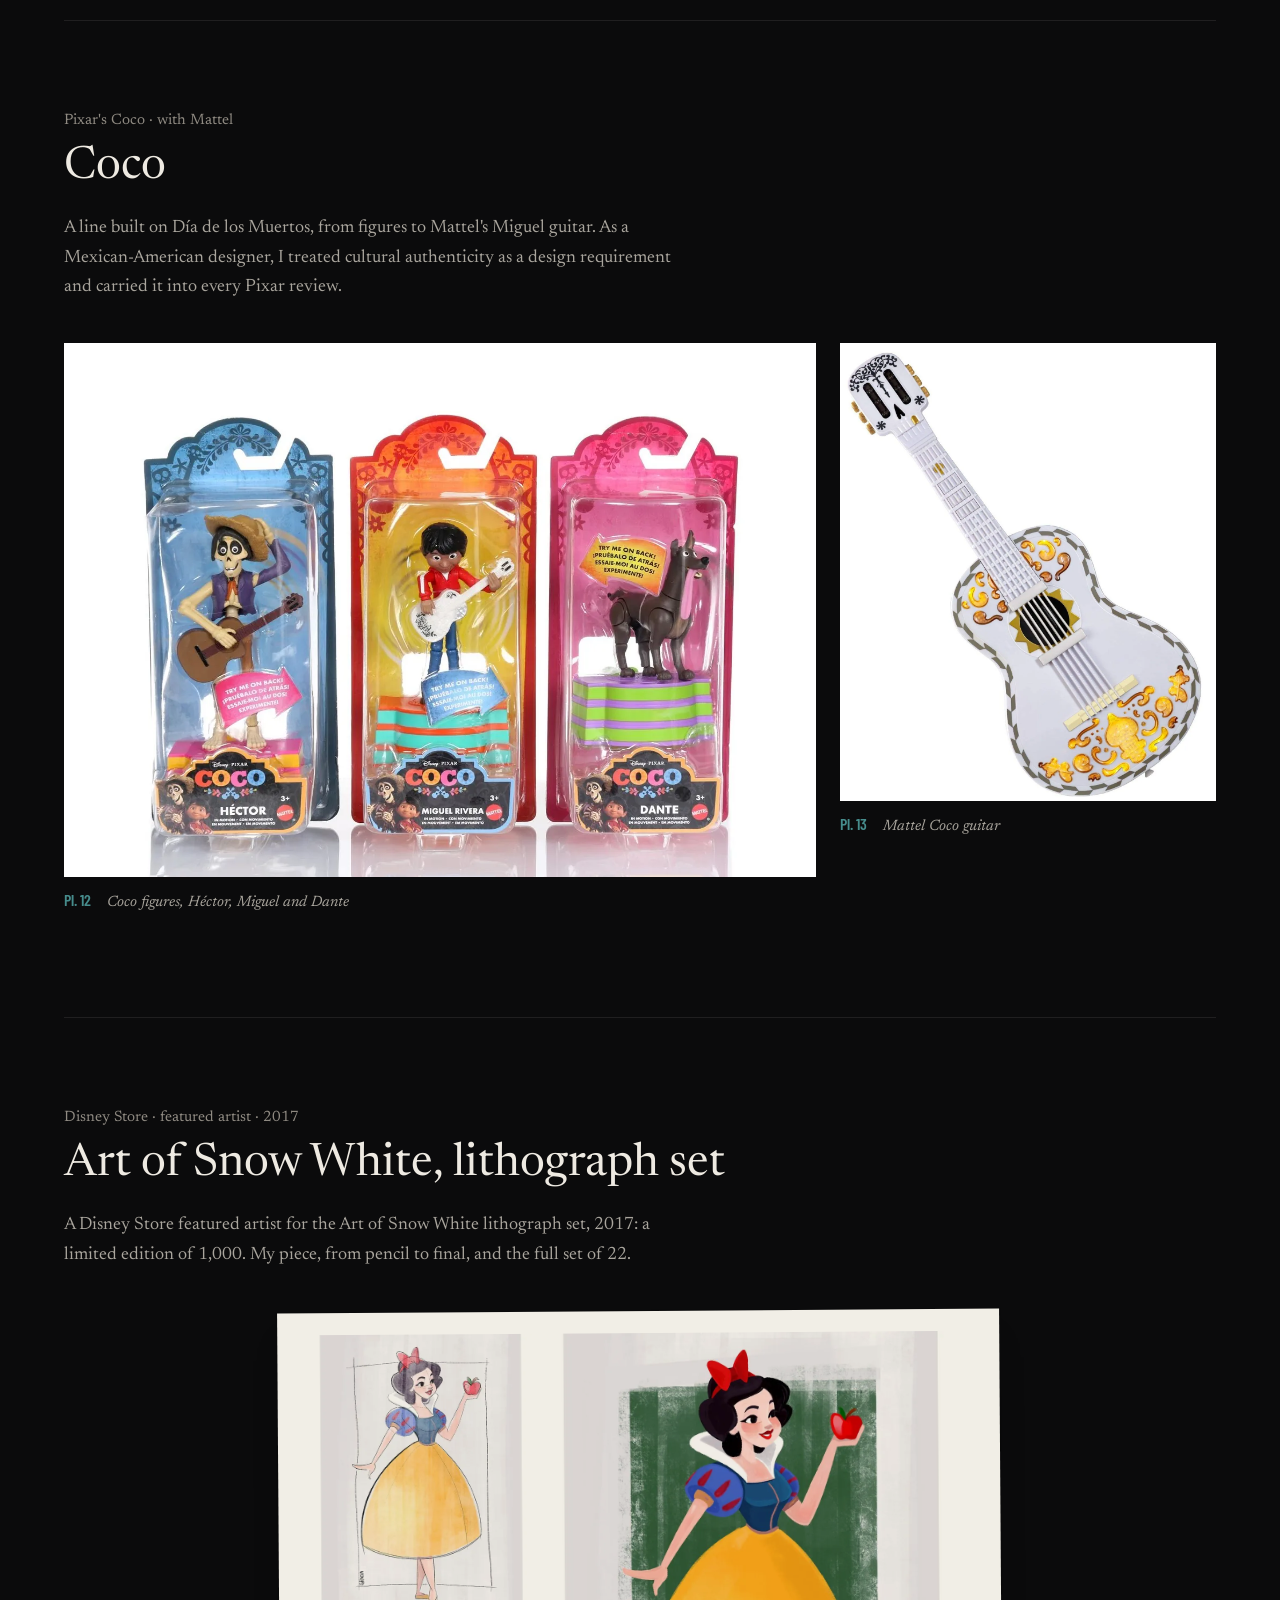
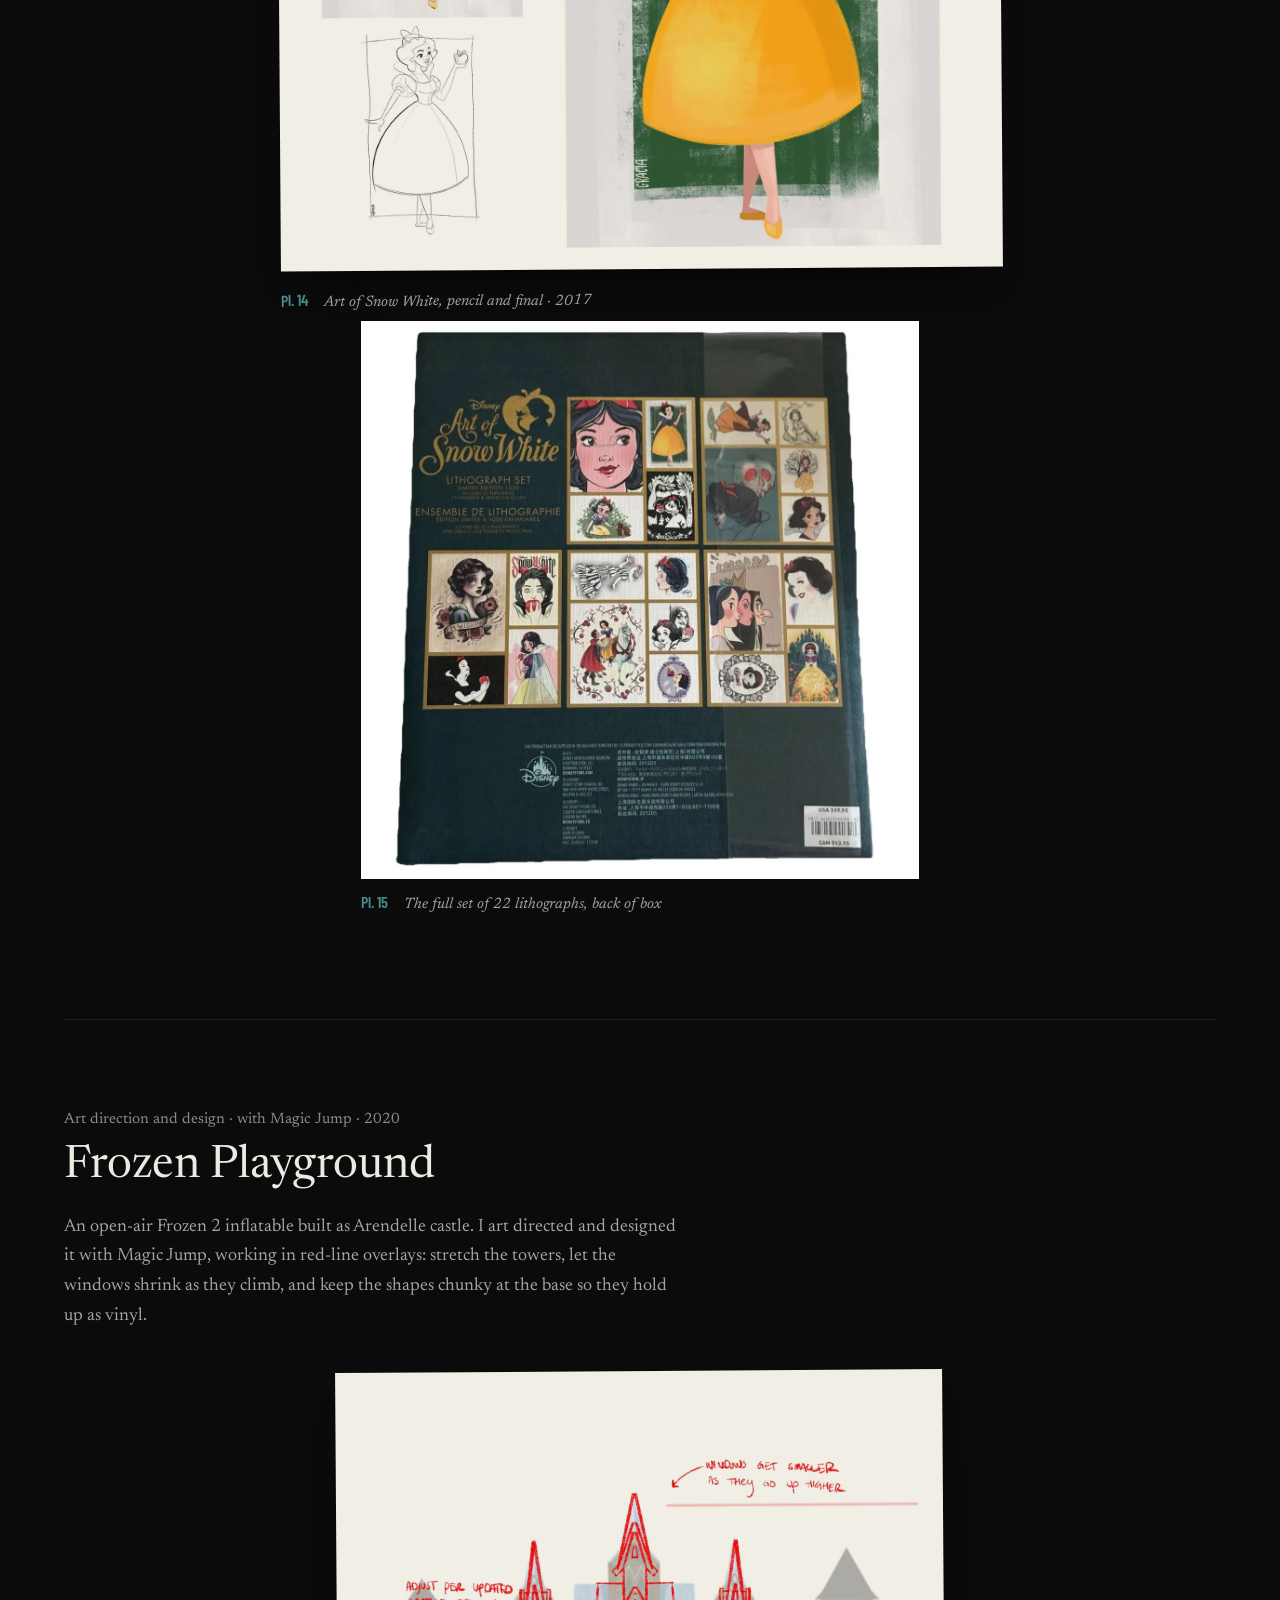
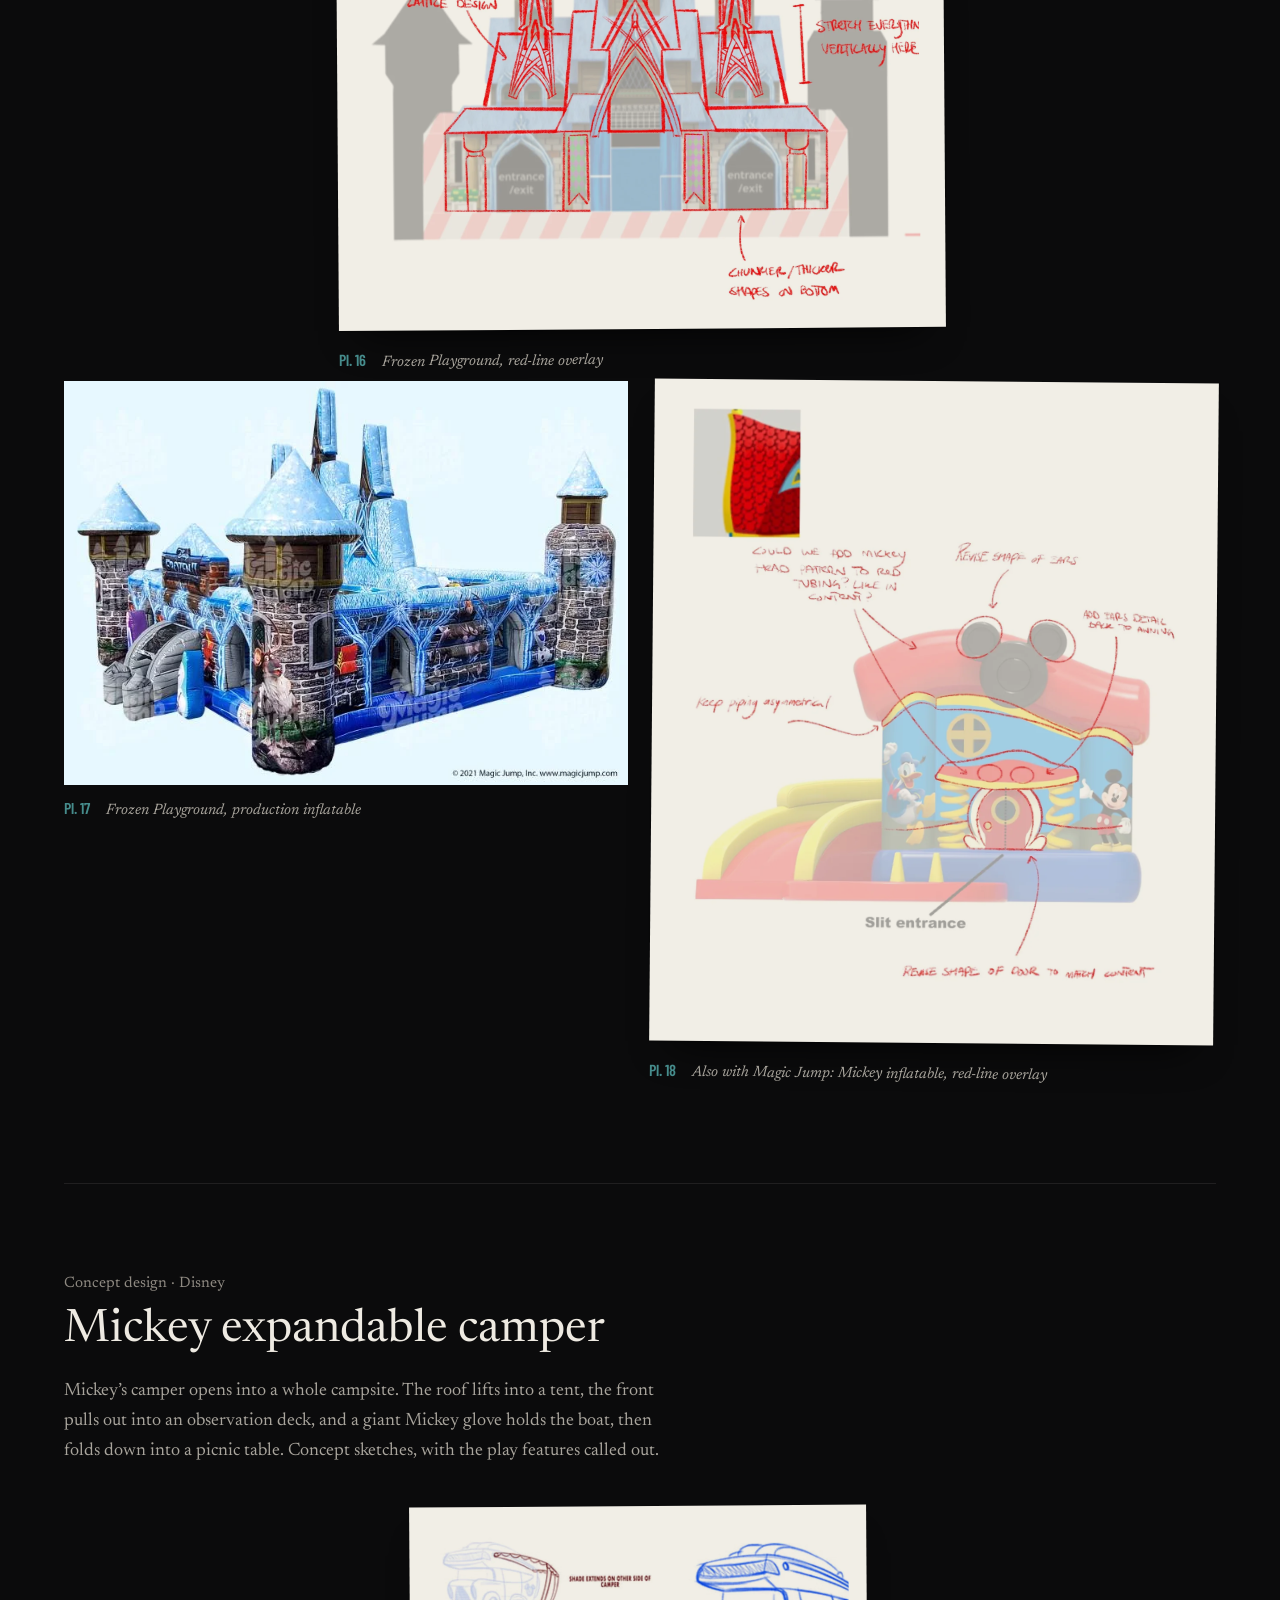
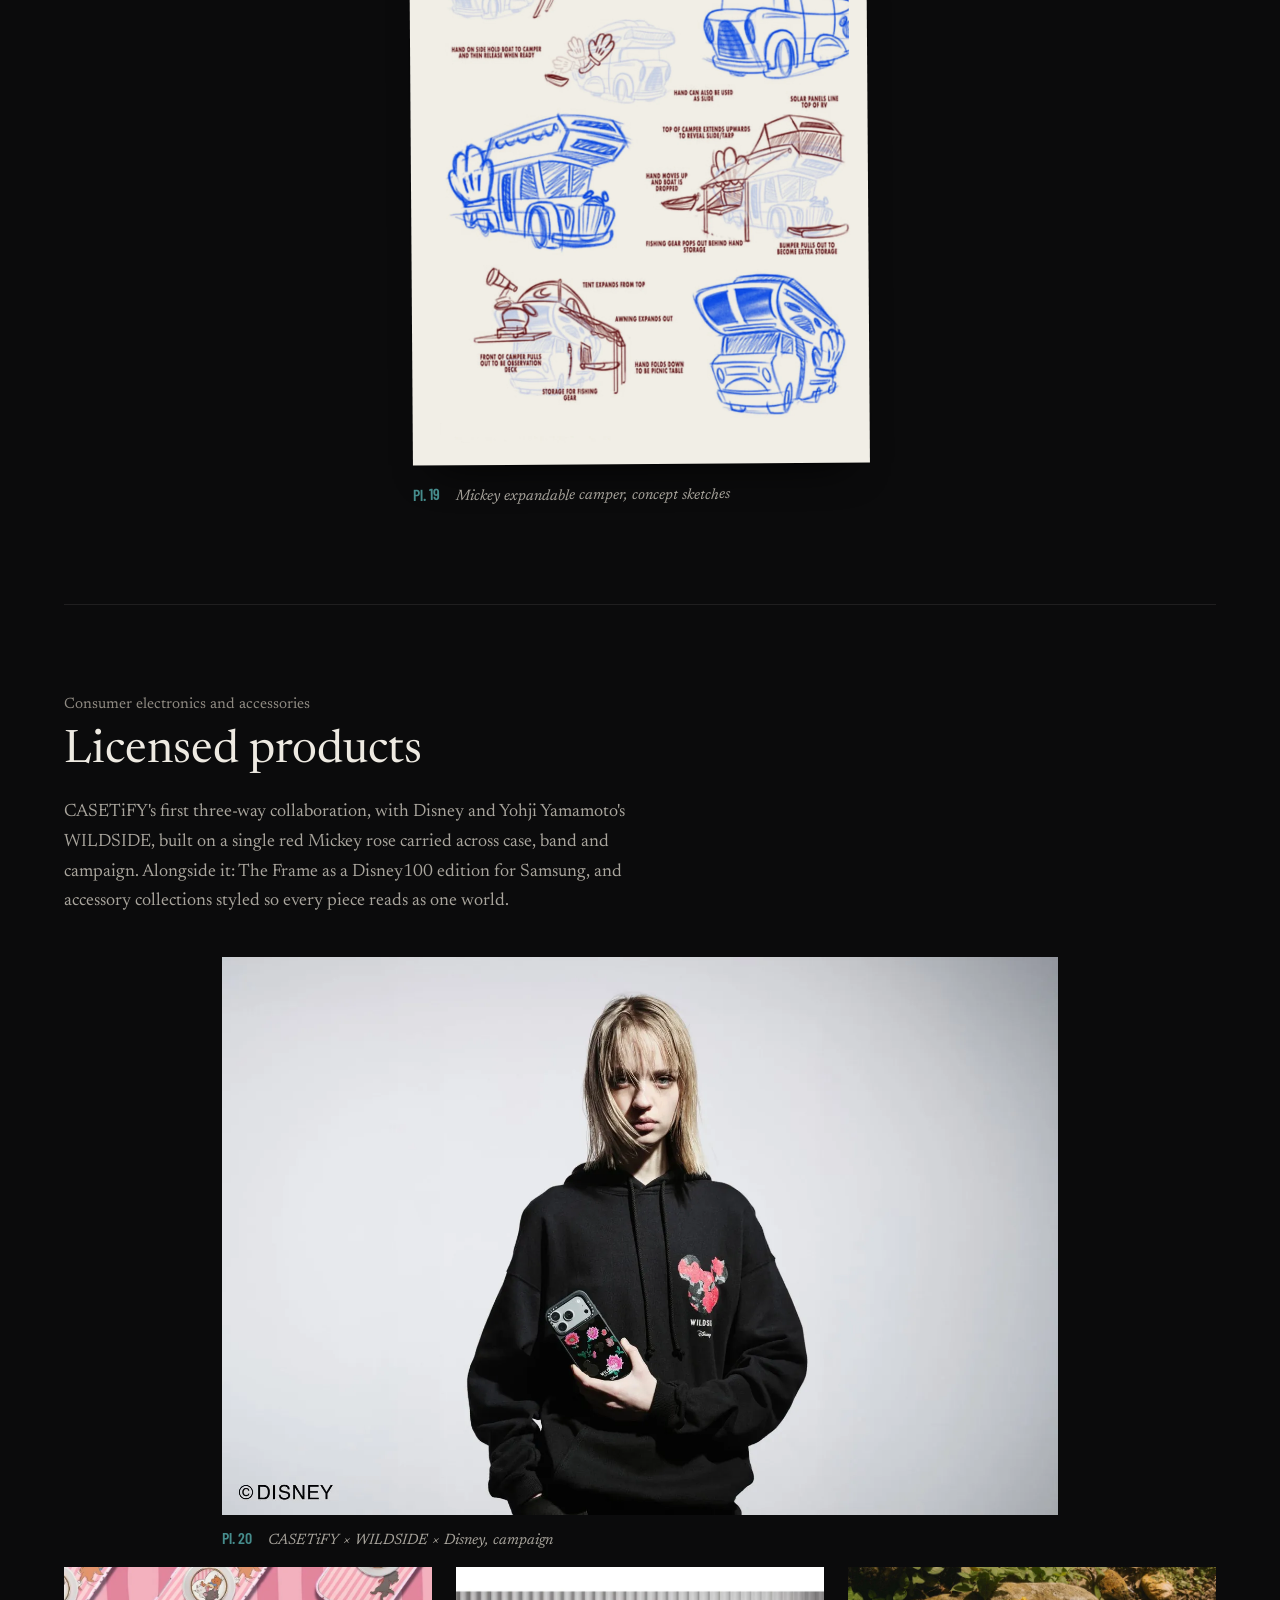
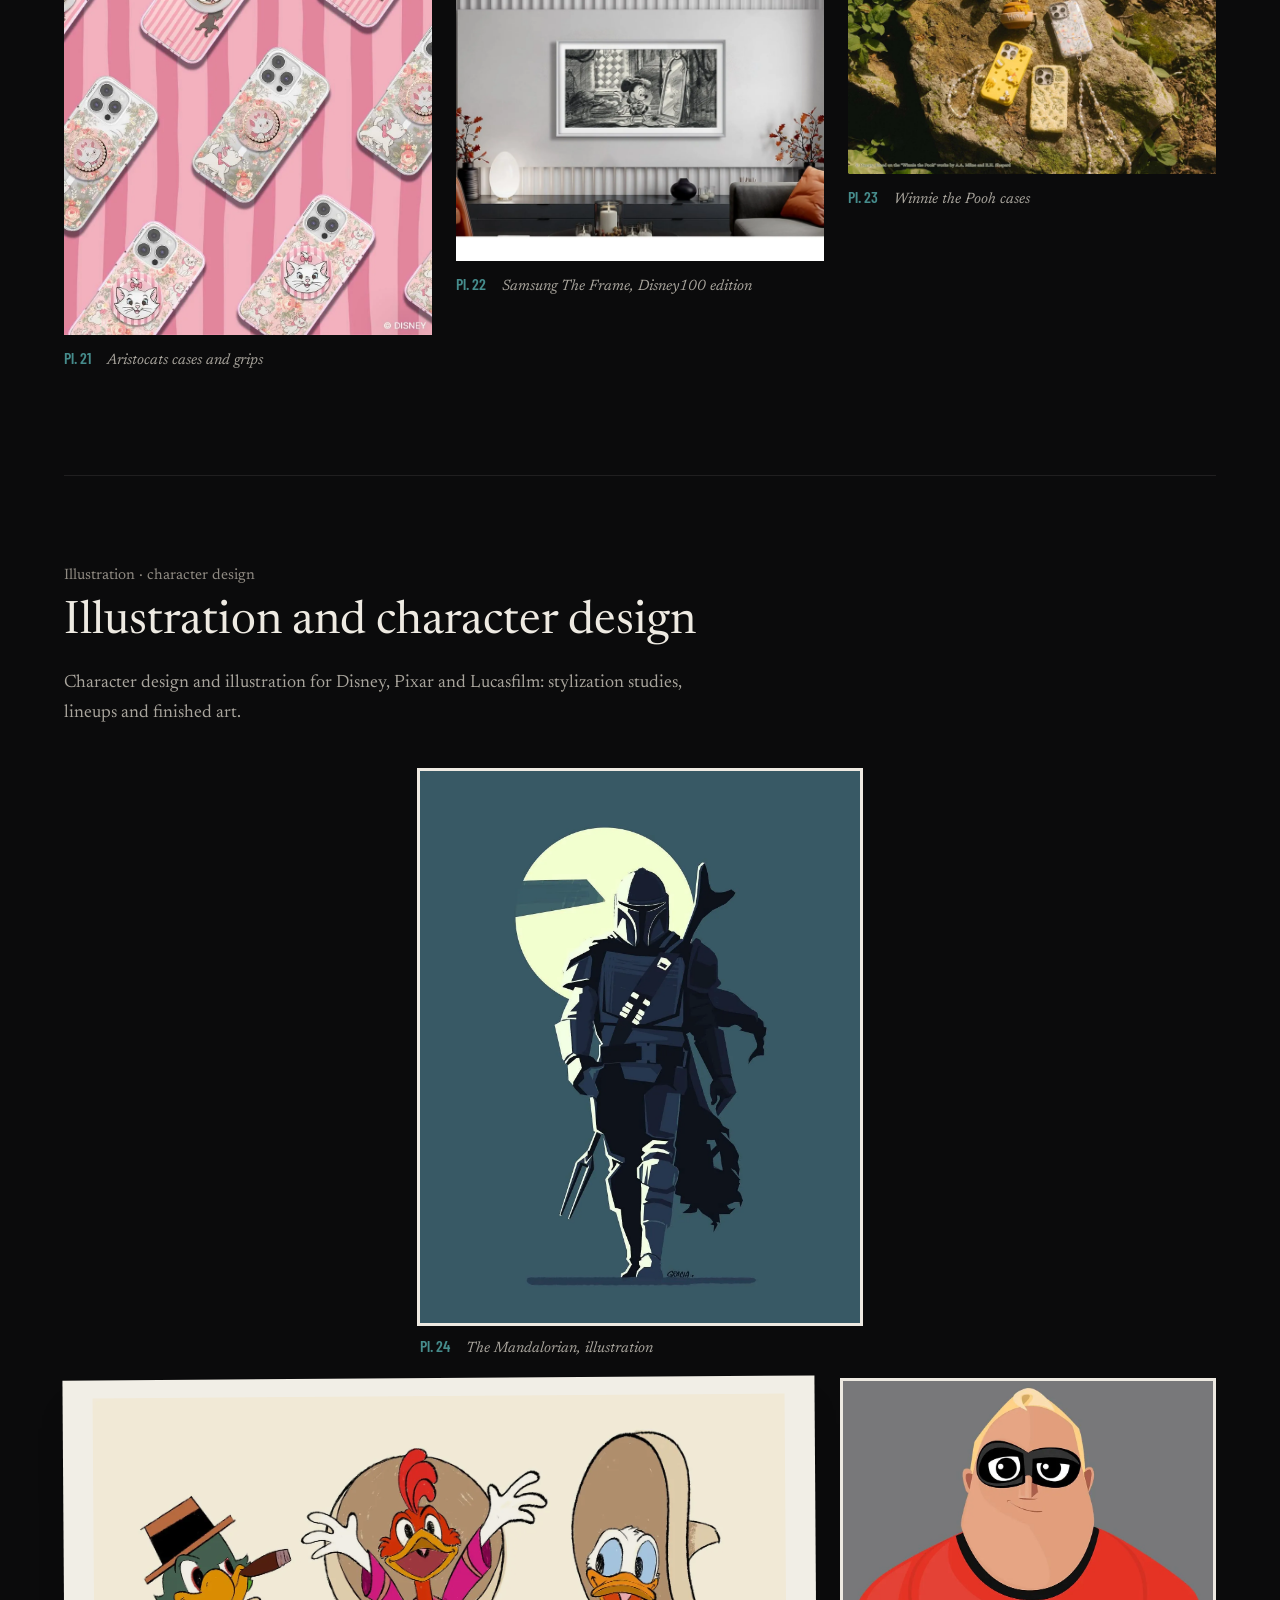
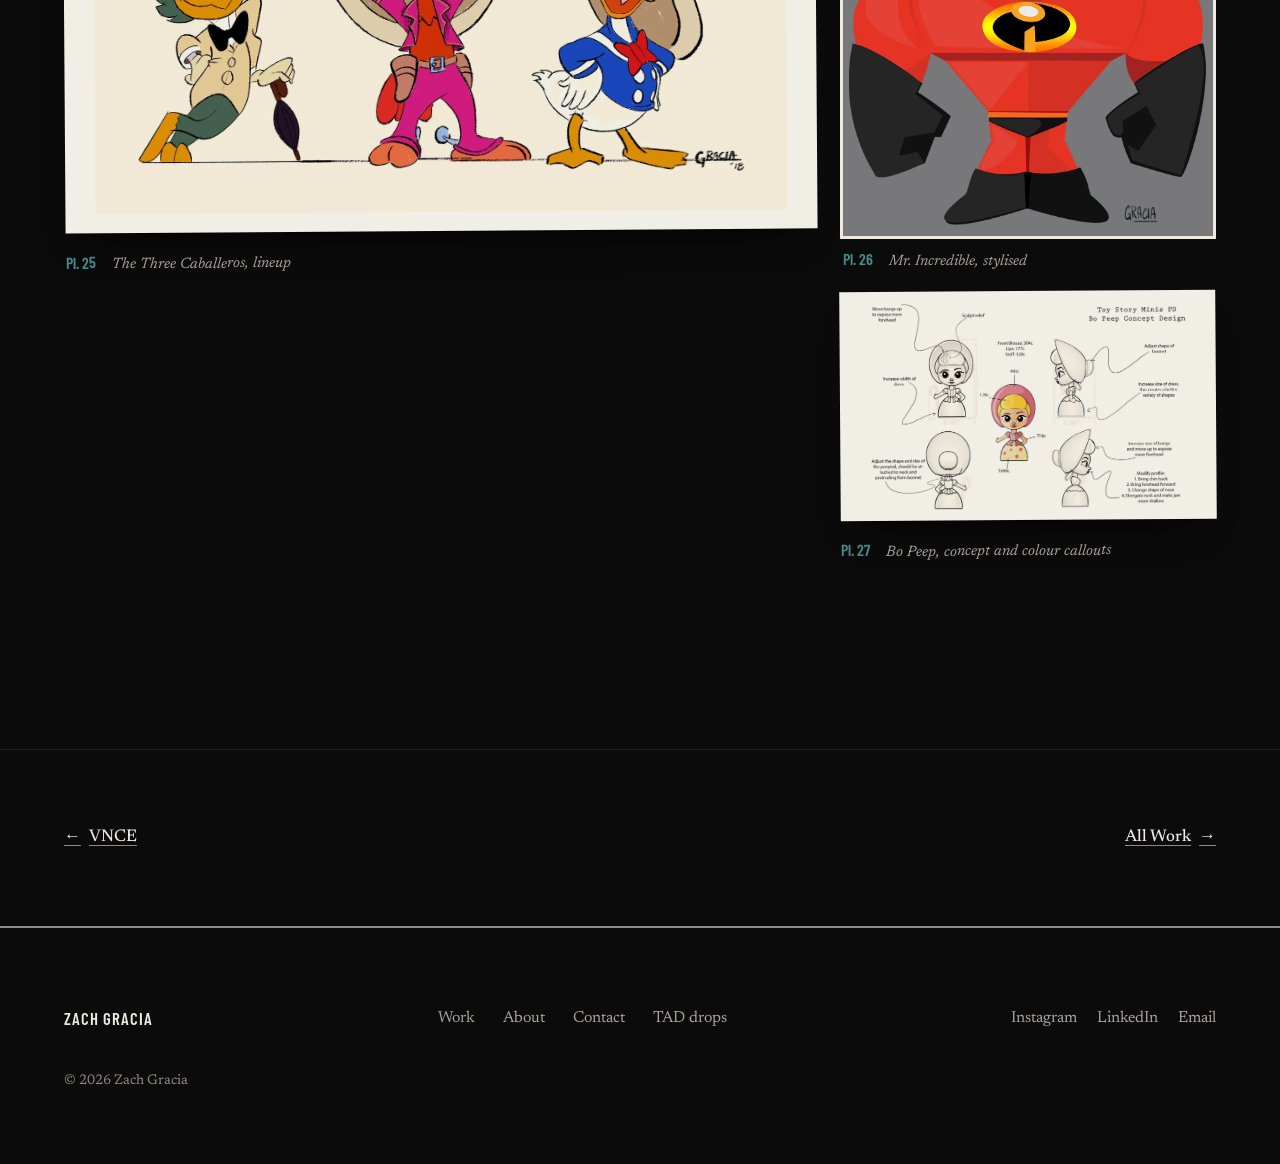
<file: projects/disney.html>
<!DOCTYPE html>
<html lang="en">
<head>
  <meta charset="UTF-8">
  <meta name="viewport" content="width=device-width, initial-scale=1.0">
  <title>Disney & Beyond — Zach Gracia</title>
  <meta name="description" content="Disney consumer products, toy design, concept design, and illustration work by Zach Gracia.">
  <meta property="og:type" content="website">
  <meta property="og:title" content="Disney & Beyond — Zach Gracia">
  <meta property="og:description" content="Disney consumer products, toy design, concept design, and illustration work by Zach Gracia.">
  <meta property="og:image" content="../images/og/og-home.jpg">
  <meta name="twitter:card" content="summary_large_image">
  <link rel="icon" href="../favicon.svg" type="image/svg+xml">
  <link rel="stylesheet" href="../css/styles.css">
  <link rel="stylesheet" href="../css/catalogue.css">
  <style>
    .disney-back {
      display: inline-flex;
      align-items: center;
      gap: 8px;
      font-family: var(--font-ui);
      font-size: 0.72rem;
      font-weight: 500;
      letter-spacing: 0.1em;
      text-transform: uppercase;
      color: var(--text-muted);
      transition: color var(--transition-fast);
      margin-bottom: 40px;
    }
    .disney-back:hover { color: var(--accent); }
    .sub-project {
      margin-bottom: clamp(80px, 10vw, 130px);
      padding-bottom: clamp(80px, 10vw, 130px);
      border-bottom: 1px solid var(--border);
    }
    .sub-project:last-child {
      border-bottom: none;
      margin-bottom: 0;
    }
    .sub-project-number {
      font-family: var(--font-display);
      font-weight: 900;
      font-size: clamp(80px, 14vw, 160px);
      line-height: 1;
      color: rgba(255,255,255,0.04);
      margin-bottom: -20px;
      display: block;
      user-select: none;
    }
  </style>
</head>
<body class="disney-page">

  <a class="skip-link" href="#main">Skip to content</a>

  <nav class="nav" id="nav">
    <div class="nav-inner">
      <a href="../index.html" class="nav-logo">Zach Gracia</a>
      <div class="nav-links">
        <a href="../portfolio.html" class="nav-link">Work</a>
        <a href="../about.html" class="nav-link">About</a>
        <a href="../contact.html" class="nav-link">Contact</a>
        <a href="../cart.html" class="nav-cart">TAD drops</a>
      </div>
      <button class="nav-hamburger" aria-label="Open menu" aria-expanded="false" aria-controls="mobile-menu">
        <span></span><span></span><span></span>
      </button>
    </div>
  </nav>

  <div class="nav-mobile-overlay" id="mobile-menu">
    <a href="../portfolio.html" class="nav-mobile-link">Work</a>
    <a href="../about.html" class="nav-mobile-link">About</a>
    <a href="../contact.html" class="nav-mobile-link">Contact</a>
    <a href="../cart.html" class="nav-mobile-link">TAD drops</a>
  </div>

  <main id="main">

  <!-- HERO -->
  <section class="vnce-hero disney-hero">
    <div class="vnce-hero-content">
      <div>
        <a href="../portfolio.html" class="disney-back"><span aria-hidden="true">←</span> All work</a>
        <p class="project-hero-label">Disney and partners</p>
        <h1 class="project-hero-title">Disney<br>&amp; Beyond</h1>
        <p class="project-hero-tagline">Toys, collectibles, licensed products and illustration</p>
      </div>
      <div class="vnce-character-placeholder">
        <div class="ph has-img mount-keyline" style="max-width: 460px; width: 100%; aspect-ratio: 1240 / 1754; --r: 1240 / 1754"><img src="../images/work/snow-white-lithograph-final-1240.webp" srcset="../images/work/snow-white-lithograph-final-1240-800w.webp 800w, ../images/work/snow-white-lithograph-final-1240.webp 1240w" sizes="(max-width: 768px) 100vw, 560px" alt="Final Snow White lithograph: Snow White holding an apple against a green ground" width="1240" height="1754" loading="eager" fetchpriority="high"><span class="ph-label">Art of Snow White, final lithograph · 2017</span></div>
      </div>
    </div>
  </section>

  <!-- INTRO -->
  <section class="project-intro">
    <div class="project-intro-inner">
      <div class="project-intro-text">
        <p>
          For more than 15 years I've designed toys, collectibles and licensed products,
          mostly at The Walt Disney Company and with partners like Mattel, Samsung,
          CASETiFY, Apple and Amazon.
        </p>
        <p>
          This page collects some of that work, from a Toy of the Year finalist to
          concept playsets, surface design and character art. Where I can, I've shown
          the process alongside the finished piece.
        </p>
      </div>
      <div class="project-meta">
        <div class="project-meta-item">
          <p class="project-meta-label">Studios and partners</p>
          <p class="project-meta-value">Disney, Mattel, Samsung, CASETiFY, Apple, Amazon</p>
        </div>
        <div class="project-meta-item">
          <p class="project-meta-label">Disciplines</p>
          <p class="project-meta-value">2D and 3D design, concept, illustration, art direction</p>
        </div>
        <div class="project-meta-item">
          <p class="project-meta-label">Impact</p>
          <p class="project-meta-value">Doorables, one of Disney's top-selling collectibles of all time · 13,000+ licensee submissions a year</p>
        </div>
        <div class="project-meta-item">
          <p class="project-meta-label">Today</p>
          <p class="project-meta-value">Creative leadership, The Walt Disney Company</p>
        </div>
      </div>
    </div>
  </section>

  <!-- PROJECT INDEX -->
  <nav class="project-index" id="project-index" aria-label="Projects on this page">
    <p class="label">On this page</p>
    <ol>
        <li><a href="#doorables"><span class="pidx-n">01</span><span class="pidx-t">Doorables</span><span class="pidx-l">Art direction · with Moose Toys and Just Play · 2019</span></a></li>
        <li><a href="#toy-story-minis"><span class="pidx-n">02</span><span class="pidx-t">Toy Story Minis</span><span class="pidx-l">Stylization · Toy Story Minis</span></a></li>
        <li><a href="#incredibles"><span class="pidx-n">03</span><span class="pidx-t">The Incredibles Minis</span><span class="pidx-l">Sculpt overlays · Incredibles 2 Mini Supers</span></a></li>
        <li><a href="#coco"><span class="pidx-n">04</span><span class="pidx-t">Coco</span><span class="pidx-l">Pixar's Coco · with Mattel</span></a></li>
        <li><a href="#snow-white"><span class="pidx-n">05</span><span class="pidx-t">Art of Snow White, lithograph set</span><span class="pidx-l">Disney Store · featured artist · 2017</span></a></li>
        <li><a href="#frozen-playground"><span class="pidx-n">06</span><span class="pidx-t">Frozen Playground</span><span class="pidx-l">Art direction and design · with Magic Jump · 2020</span></a></li>
        <li><a href="#bus-camper"><span class="pidx-n">07</span><span class="pidx-t">Mickey expandable camper</span><span class="pidx-l">Concept design · Disney</span></a></li>
        <li><a href="#licensed-products"><span class="pidx-n">08</span><span class="pidx-t">Licensed products</span><span class="pidx-l">Consumer electronics and accessories</span></a></li>
        <li><a href="#illustration"><span class="pidx-n">09</span><span class="pidx-t">Illustration and character design</span><span class="pidx-l">Illustration · character design</span></a></li>
    </ol>
  </nav>

  <!-- BODY: INDIVIDUAL PROJECTS -->
  <div class="project-body">
    <div class="project-body-inner">

      <div class="sub-project" id="doorables">
        <p class="project-section-label">Art direction · with Moose Toys and Just Play · 2019</p>
        <h2 class="project-section-title">Doorables</h2>
        <p class="project-section-body">
          I art directed Doorables, setting the stylization and the look of the entire line.
          With Moose Toys and Just Play, we built a mini-collectible style Disney could own.
          It was a finalist for Collectible of the Year at the 2019 Toy of the Year Awards,
          and the line is still going strong.
        </p>
        <div class="gallery-2col">
          <div class="ph has-img mount-bare" style="aspect-ratio: 1600 / 856; --r: 1600 / 856"><img src="../images/work/disney-doorables-lineup-front-signature-doors-1600.webp" srcset="../images/work/disney-doorables-lineup-front-signature-doors-1600-800w.webp 800w, ../images/work/disney-doorables-lineup-front-signature-doors-1600.webp 1600w" sizes="(max-width: 768px) 100vw, 1200px" alt="Disney Doorables figures lined up in front of their signature doors" width="1600" height="856" loading="lazy"><span class="ph-label">Doorables, lineup</span></div>
          <div class="ph has-img mount-paper" style="aspect-ratio: 1600 / 1039; --r: 1600 / 1039"><img src="../images/work/doorables-frozen-chip-art-drawover-red-blue-1600.webp" srcset="../images/work/doorables-frozen-chip-art-drawover-red-blue-1600-800w.webp 800w, ../images/work/doorables-frozen-chip-art-drawover-red-blue-1600.webp 1600w" sizes="(max-width: 768px) 100vw, 1200px" alt="Frozen Doorables chip art with red and blue revision drawovers" width="1600" height="1039" loading="lazy"><span class="ph-label">Doorables, Frozen chip-art drawover</span></div>
        </div>
        <div class="gallery-full">
          <div class="ph has-img mount-paper" style="aspect-ratio: 1600 / 936; --r: 1600 / 936"><img src="../images/work/doorables-label-art-drawovers-playset-character-art-1600.webp" srcset="../images/work/doorables-label-art-drawovers-playset-character-art-1600-800w.webp 800w, ../images/work/doorables-label-art-drawovers-playset-character-art-1600.webp 1600w" sizes="(max-width: 768px) 100vw, 1200px" alt="Doorables label art and playset character art with drawovers" width="1600" height="936" loading="lazy"><span class="ph-label">Doorables, label and playset art drawovers</span></div>
        </div>
      </div>

      <div class="sub-project" id="toy-story-minis">
        <p class="project-section-label">Stylization · Toy Story Minis</p>
        <h2 class="project-section-title">Toy Story Minis</h2>
        <p class="project-section-body">
          A 2-inch stylization built from nothing to stand apart from Funko. I carried it
          solo from model sheet through three production waves.
        </p>
        <div class="gallery-full">
          <div class="ph has-img mount-bare" style="aspect-ratio: 1600 / 1074; --r: 1600 / 1074"><img src="../images/work/shipped-toy-story-minis-playset-slinky-dog-1600.webp" srcset="../images/work/shipped-toy-story-minis-playset-slinky-dog-1600-800w.webp 800w, ../images/work/shipped-toy-story-minis-playset-slinky-dog-1600.webp 1600w" sizes="(max-width: 768px) 100vw, 1200px" alt="Shipped Toy Story Minis playset with Slinky Dog" width="1600" height="1074" loading="lazy"><span class="ph-label">Toy Story Minis, shipped playset</span></div>
        </div>
        <div class="gallery-3col">
          <div class="ph has-img mount-paper" style="aspect-ratio: 1600 / 1236; --r: 1600 / 1236"><img src="../images/work/toy-story-minis-buzz-lightyear-model-sheet-1600.webp" srcset="../images/work/toy-story-minis-buzz-lightyear-model-sheet-1600-800w.webp 800w, ../images/work/toy-story-minis-buzz-lightyear-model-sheet-1600.webp 1600w" sizes="(max-width: 768px) 100vw, 1200px" alt="Toy Story Minis Buzz Lightyear model sheet" width="1600" height="1236" loading="lazy"><span class="ph-label">Buzz Lightyear, model sheet</span></div>
          <div class="ph has-img mount-paper" style="aspect-ratio: 1600 / 1236; --r: 1600 / 1236"><img src="../images/work/toy-story-minis-rex-model-sheet-render-1600.webp" srcset="../images/work/toy-story-minis-rex-model-sheet-render-1600-800w.webp 800w, ../images/work/toy-story-minis-rex-model-sheet-render-1600.webp 1600w" sizes="(max-width: 768px) 100vw, 1200px" alt="Toy Story Minis Rex model sheet and render" width="1600" height="1236" loading="lazy"><span class="ph-label">Rex, model sheet</span></div>
          <div class="ph has-img mount-paper" style="aspect-ratio: 1270 / 1185; --r: 1270 / 1185"><img src="../images/work/slinky-dog-stylization-callouts-1270.webp" srcset="../images/work/slinky-dog-stylization-callouts-1270-800w.webp 800w, ../images/work/slinky-dog-stylization-callouts-1270.webp 1270w" sizes="(max-width: 768px) 100vw, 1200px" alt="Slinky Dog stylization with design callouts" width="1270" height="1185" loading="lazy"><span class="ph-label">Slinky Dog, stylization callouts</span></div>
        </div>
      </div>

      <div class="sub-project" id="incredibles">
        <p class="project-section-label">Sculpt overlays · Incredibles 2 Mini Supers</p>
        <h2 class="project-section-title">The Incredibles Minis</h2>
        <p class="project-section-body">
          I drew over each sculpt turnaround until the family read as one set at an inch
          and a half. Then they went out to shelf as blind-box collectibles.
        </p>
        <div class="gallery-2col">
          <div class="ph has-img mount-paper" style="aspect-ratio: 1600 / 1236; --r: 1600 / 1236"><img src="../images/work/mr-incredible-figure-before-after-sculpt-overlay-1600.webp" srcset="../images/work/mr-incredible-figure-before-after-sculpt-overlay-1600-800w.webp 800w, ../images/work/mr-incredible-figure-before-after-sculpt-overlay-1600.webp 1600w" sizes="(max-width: 768px) 100vw, 1200px" alt="Mr. Incredible figure, before and after sculpt overlay" width="1600" height="1236" loading="lazy"><span class="ph-label">Mr. Incredible, sculpt overlay</span></div>
          <div class="ph has-img mount-paper" style="aspect-ratio: 1600 / 1236; --r: 1600 / 1236"><img src="../images/work/jack-jack-figure-before-after-sculpt-overlay-1600.webp" srcset="../images/work/jack-jack-figure-before-after-sculpt-overlay-1600-800w.webp 800w, ../images/work/jack-jack-figure-before-after-sculpt-overlay-1600.webp 1600w" sizes="(max-width: 768px) 100vw, 1200px" alt="Jack-Jack figure, before and after sculpt overlay" width="1600" height="1236" loading="lazy"><span class="ph-label">Jack-Jack, sculpt overlay</span></div>
        </div>
        <div class="gallery-full">
          <div class="ph has-img mount-bare" style="aspect-ratio: 1600 / 660; --r: 1600 / 660"><img src="../images/work/incredibles-2-mini-supers-collectible-figures-edna-elastigirl-in-1600.webp" srcset="../images/work/incredibles-2-mini-supers-collectible-figures-edna-elastigirl-in-1600-800w.webp 800w, ../images/work/incredibles-2-mini-supers-collectible-figures-edna-elastigirl-in-1600.webp 1600w" sizes="(max-width: 768px) 100vw, 1200px" alt="Incredibles 2 Mini Supers collectible figures, including Edna and Elastigirl" width="1600" height="660" loading="lazy"><span class="ph-label">Incredibles 2 Mini Supers, on shelf</span></div>
        </div>
      </div>

      <div class="sub-project" id="coco">
        <p class="project-section-label">Pixar's Coco · with Mattel</p>
        <h2 class="project-section-title">Coco</h2>
        <p class="project-section-body">
          A line built on Día de los Muertos, from figures to Mattel's Miguel guitar. As a
          Mexican-American designer, I treated cultural authenticity as a design requirement
          and carried it into every Pixar review.
        </p>
        <div class="gallery-asymm">
          <div class="ph has-img mount-bare" style="aspect-ratio: 1400 / 995; --r: 1400 / 995"><img src="../images/work/coco-figures-hector-miguel-dante-papel-picado-1400.webp" srcset="../images/work/coco-figures-hector-miguel-dante-papel-picado-1400-800w.webp 800w, ../images/work/coco-figures-hector-miguel-dante-papel-picado-1400.webp 1400w" sizes="(max-width: 768px) 100vw, 1200px" alt="Coco figures of Héctor, Miguel and Dante with papel picado" width="1400" height="995" loading="lazy"><span class="ph-label">Coco figures, Héctor, Miguel and Dante</span></div>
          <div class="ph has-img mount-bare" style="aspect-ratio: 1313 / 1600; --r: 1313 / 1600"><img src="../images/work/mattel-coco-guitar-white-skull-headstock-guitar-1313.webp" srcset="../images/work/mattel-coco-guitar-white-skull-headstock-guitar-1313-800w.webp 800w, ../images/work/mattel-coco-guitar-white-skull-headstock-guitar-1313.webp 1313w" sizes="(max-width: 768px) 100vw, 1200px" alt="Mattel's Coco guitar with a white skull headstock" width="1313" height="1600" loading="lazy"><span class="ph-label">Mattel Coco guitar</span></div>
        </div>
      </div>

      <div class="sub-project" id="snow-white">
        <p class="project-section-label">Disney Store · featured artist · 2017</p>
        <h2 class="project-section-title">Art of Snow White, lithograph set</h2>
        <p class="project-section-body">
          A Disney Store featured artist for the Art of Snow White lithograph set, 2017: a
          limited edition of 1,000. My piece, from pencil to final, and the full set of 22.
        </p>
        <div class="gallery-full">
          <div class="ph has-img mount-paper" style="aspect-ratio: 1600 / 1236; --r: 1600 / 1236"><img src="../images/work/snow-white-lithograph-artwork-pencil-drawing-beside-1600.webp" srcset="../images/work/snow-white-lithograph-artwork-pencil-drawing-beside-1600-800w.webp 800w, ../images/work/snow-white-lithograph-artwork-pencil-drawing-beside-1600.webp 1600w" sizes="(max-width: 768px) 100vw, 1200px" alt="Snow White lithograph: pencil drawing beside the finished artwork" width="1600" height="1236" loading="lazy"><span class="ph-label">Art of Snow White, pencil and final · 2017</span></div>
        </div>
        <div class="gallery-full">
          <div class="ph has-img mount-bare" style="aspect-ratio: 1200 / 1200; --r: 1200 / 1200"><img src="../images/work/back-of-the-art-of-snow-white-lithograph-set-1200.webp" srcset="../images/work/back-of-the-art-of-snow-white-lithograph-set-1200-800w.webp 800w, ../images/work/back-of-the-art-of-snow-white-lithograph-set-1200.webp 1200w" sizes="(max-width: 768px) 100vw, 1200px" alt="Back of the Art of Snow White lithograph set, showing all 22 prints" width="1200" height="1200" loading="lazy"><span class="ph-label">The full set of 22 lithographs, back of box</span></div>
        </div>
      </div>

      <div class="sub-project" id="frozen-playground">
        <p class="project-section-label">Art direction and design · with Magic Jump · 2020</p>
        <h2 class="project-section-title">Frozen Playground</h2>
        <p class="project-section-body">
          An open-air Frozen 2 inflatable built as Arendelle castle. I art directed and
          designed it with Magic Jump, working in red-line overlays: stretch the towers,
          let the windows shrink as they climb, and keep the shapes chunky at the base so
          they hold up as vinyl.
        </p>
        <div class="gallery-full">
          <div class="ph has-img mount-paper" style="aspect-ratio: 1600 / 1472; --r: 1600 / 1472"><img src="../images/work/frozen-2-playground-facade-redline-overlay-1600.webp" srcset="../images/work/frozen-2-playground-facade-redline-overlay-1600-800w.webp 800w, ../images/work/frozen-2-playground-facade-redline-overlay-1600.webp 1600w" sizes="(max-width: 768px) 100vw, 1200px" alt="Red-line overlay on the faded Frozen 2 playground castle facade, with notes to stretch the towers, simplify the lattice and thicken the base" width="1600" height="1472" loading="lazy"><span class="ph-label">Frozen Playground, red-line overlay</span></div>
        </div>
        <div class="gallery-2col">
          <div class="ph has-img mount-bare" style="aspect-ratio: 699 / 500; --r: 699 / 500"><img src="../images/work/frozen-2-playground-production-inflatable-699.webp" srcset="../images/work/frozen-2-playground-production-inflatable-699.webp 699w" sizes="(max-width: 768px) 100vw, 1200px" alt="The finished Frozen 2 playground inflatable, with castle towers and Sven and Kristoff printed on a tower" width="699" height="500" loading="lazy"><span class="ph-label">Frozen Playground, production inflatable</span></div>
          <div class="ph has-img mount-paper" style="aspect-ratio: 1200 / 1408; --r: 1200 / 1408"><img src="../images/work/mickey-inflatable-revision-notes-1200.webp" srcset="../images/work/mickey-inflatable-revision-notes-1200-800w.webp 800w, ../images/work/mickey-inflatable-revision-notes-1200.webp 1200w" sizes="(max-width: 768px) 100vw, 1200px" alt="Red-pencil revision notes over a Mickey Mouse inflatable bounce house" width="1200" height="1408" loading="lazy"><span class="ph-label">Also with Magic Jump: Mickey inflatable, red-line overlay</span></div>
        </div>
      </div>

      <div class="sub-project" id="bus-camper">
        <p class="project-section-label">Concept design · Disney</p>
        <h2 class="project-section-title">Mickey expandable camper</h2>
        <p class="project-section-body">
          Mickey’s camper opens into a whole campsite. The roof lifts into a tent, the front
          pulls out into an observation deck, and a giant Mickey glove holds the boat, then
          folds down into a picnic table. Concept sketches, with the play features called out.
        </p>
        <div class="gallery-full">
          <div class="ph has-img mount-paper" style="aspect-ratio: 1600 / 1952; --r: 1600 / 1952"><img src="../images/work/mickey-expandable-camper-concept-sketches-1600.webp" srcset="../images/work/mickey-expandable-camper-concept-sketches-1600-800w.webp 800w, ../images/work/mickey-expandable-camper-concept-sketches-1600.webp 1600w" sizes="(max-width: 768px) 100vw, 1200px" alt="Concept sketches of Mickey’s expandable camper, with callouts for the tent, awning, observation deck and glove picnic table" width="1600" height="1952" loading="lazy"><span class="ph-label">Mickey expandable camper, concept sketches</span></div>
        </div>
      </div>

      <div class="sub-project" id="licensed-products">
        <p class="project-section-label">Consumer electronics and accessories</p>
        <h2 class="project-section-title">Licensed products</h2>
        <p class="project-section-body">
          CASETiFY's first three-way collaboration, with Disney and Yohji Yamamoto's WILDSIDE,
          built on a single red Mickey rose carried across case, band and campaign. Alongside
          it: The Frame as a Disney100 edition for Samsung, and accessory collections styled
          so every piece reads as one world.
        </p>
        <div class="gallery-full">
          <div class="ph has-img mount-bare" style="aspect-ratio: 1600 / 1067; --r: 1600 / 1067"><img src="../images/work/casetify-wildside-disney-campaign-model-black-hoodie-1600.webp" srcset="../images/work/casetify-wildside-disney-campaign-model-black-hoodie-1600-800w.webp 800w, ../images/work/casetify-wildside-disney-campaign-model-black-hoodie-1600.webp 1600w" sizes="(max-width: 768px) 100vw, 1200px" alt="CASETiFY x Disney Wildside campaign photo" width="1600" height="1067" loading="lazy"><span class="ph-label">CASETiFY × WILDSIDE × Disney, campaign</span></div>
        </div>
        <div class="gallery-3col">
          <div class="ph has-img mount-bare" style="aspect-ratio: 1000 / 1000; --r: 1000 / 1000"><img src="../images/work/aristocats-floral-cases-pearl-grips-pink-stripes-1000.webp" srcset="../images/work/aristocats-floral-cases-pearl-grips-pink-stripes-1000-800w.webp 800w, ../images/work/aristocats-floral-cases-pearl-grips-pink-stripes-1000.webp 1000w" sizes="(max-width: 768px) 100vw, 1200px" alt="Aristocats floral phone cases with pearl grips" width="1000" height="1000" loading="lazy"><span class="ph-label">Aristocats cases and grips</span></div>
          <div class="ph has-img mount-bare" style="aspect-ratio: 1600 / 1280; --r: 1600 / 1280"><img src="../images/work/frame-disney100-showing-mickey-artwork-living-room-1600.webp" srcset="../images/work/frame-disney100-showing-mickey-artwork-living-room-1600-800w.webp 800w, ../images/work/frame-disney100-showing-mickey-artwork-living-room-1600.webp 1600w" sizes="(max-width: 768px) 100vw, 1200px" alt="Samsung The Frame Disney100 edition showing Mickey artwork" width="1600" height="1280" loading="lazy"><span class="ph-label">Samsung The Frame, Disney100 edition</span></div>
          <div class="ph has-img mount-bare" style="aspect-ratio: 1600 / 900; --r: 1600 / 900"><img src="../images/work/winnie-pooh-cases-hunny-pot-sunlit-woodland-1600.webp" srcset="../images/work/winnie-pooh-cases-hunny-pot-sunlit-woodland-1600-800w.webp 800w, ../images/work/winnie-pooh-cases-hunny-pot-sunlit-woodland-1600.webp 1600w" sizes="(max-width: 768px) 100vw, 1200px" alt="Winnie the Pooh phone cases with a hunny pot in sunlit woods" width="1600" height="900" loading="lazy"><span class="ph-label">Winnie the Pooh cases</span></div>
        </div>
      </div>

      <div class="sub-project" id="illustration">
        <p class="project-section-label">Illustration · character design</p>
        <h2 class="project-section-title">Illustration and character design</h2>
        <p class="project-section-body">
          Character design and illustration for Disney, Pixar and Lucasfilm: stylization
          studies, lineups and finished art.
        </p>
        <div class="gallery-full">
          <div class="ph has-img mount-keyline" style="aspect-ratio: 1440 / 1800; --r: 1440 / 1800"><img src="../images/work/mandalorian-walking-toward-viewer-flat-shapes-hard-1440.webp" srcset="../images/work/mandalorian-walking-toward-viewer-flat-shapes-hard-1440-800w.webp 800w, ../images/work/mandalorian-walking-toward-viewer-flat-shapes-hard-1440.webp 1440w" sizes="(max-width: 768px) 100vw, 1200px" alt="The Mandalorian walking toward the viewer, in flat hard-edged shapes" width="1440" height="1800" loading="lazy"><span class="ph-label">The Mandalorian, illustration</span></div>
        </div>
        <div class="gallery-asymm">
          <div class="ph has-img mount-paper" style="aspect-ratio: 1600 / 963; --r: 1600 / 963"><img src="../images/work/three-caballeros-character-lineup-1600.webp" srcset="../images/work/three-caballeros-character-lineup-1600-800w.webp 800w, ../images/work/three-caballeros-character-lineup-1600.webp 1600w" sizes="(max-width: 768px) 100vw, 1200px" alt="The Three Caballeros character lineup" width="1600" height="963" loading="lazy"><span class="ph-label">The Three Caballeros, lineup</span></div>
          <div class="stack">
            <div class="ph has-img mount-keyline" style="aspect-ratio: 1084 / 1327; --r: 1084 / 1327"><img src="../images/work/mr-incredible-stylized-character-art-1084.webp" srcset="../images/work/mr-incredible-stylized-character-art-1084-800w.webp 800w, ../images/work/mr-incredible-stylized-character-art-1084.webp 1084w" sizes="(max-width: 768px) 100vw, 1200px" alt="Stylised Mr. Incredible character art" width="1084" height="1327" loading="lazy"><span class="ph-label">Mr. Incredible, stylised</span></div>
            <div class="ph has-img mount-paper" style="aspect-ratio: 1600 / 974; --r: 1600 / 974"><img src="../images/work/bo-peep-concept-design-color-callouts-1600.webp" srcset="../images/work/bo-peep-concept-design-color-callouts-1600-800w.webp 800w, ../images/work/bo-peep-concept-design-color-callouts-1600.webp 1600w" sizes="(max-width: 768px) 100vw, 1200px" alt="Bo Peep concept design with colour callouts" width="1600" height="974" loading="lazy"><span class="ph-label">Bo Peep, concept and colour callouts</span></div>
          </div>
        </div>
      </div>

    </div>
  </div>

  <a href="#project-index" class="index-jump" aria-label="Back to the project index"><span aria-hidden="true">↑</span> Index</a>
  <script>
    (function () {
      var idx = document.getElementById('project-index'), jump = document.querySelector('.index-jump');
      if (!idx || !jump || !('IntersectionObserver' in window)) return;
      new IntersectionObserver(function (e) {
        var past = !e[0].isIntersecting && e[0].boundingClientRect.top < 0;
        jump.classList.toggle('is-shown', past);
      }).observe(idx);
    })();
  </script>

  <!-- PROJECT NAV -->
  <div style="padding: clamp(48px, 6vw, 72px) var(--gutter); border-top: 1px solid var(--border); max-width: var(--max-width); margin: 0 auto; display: flex; justify-content: space-between; align-items: center;">
    <a href="vnce.html" class="btn-ghost"><span aria-hidden="true">←</span> VNCE</a>
    <a href="../portfolio.html" class="btn-ghost">All Work <span aria-hidden="true">→</span></a>
  </div>

  </main>

  <!-- FOOTER -->
  <footer class="footer">
    <div class="footer-inner">
      <a href="../index.html" class="footer-logo">Zach Gracia</a>
      <nav class="footer-links">
        <a href="../portfolio.html" class="footer-link">Work</a>
        <a href="../about.html" class="footer-link">About</a>
        <a href="../contact.html" class="footer-link">Contact</a>
        <a href="../cart.html" class="footer-link">TAD drops</a>
      </nav>
      <div class="footer-social">
        <a href="https://www.instagram.com/zach_gracia/" class="footer-link" target="_blank" rel="noopener">Instagram<span class="visually-hidden"> (opens in a new tab)</span></a>
        <a href="https://www.linkedin.com/in/zacharygracia" class="footer-link" target="_blank" rel="noopener">LinkedIn<span class="visually-hidden"> (opens in a new tab)</span></a>
        <a href="mailto:gracia.zachary@gmail.com" class="footer-link">Email</a>
      </div>
    </div>
    <p class="footer-copy">© 2026 Zach Gracia</p>
  </footer>

  <script src="../js/main.js"></script>
</body>
</html>
</file>
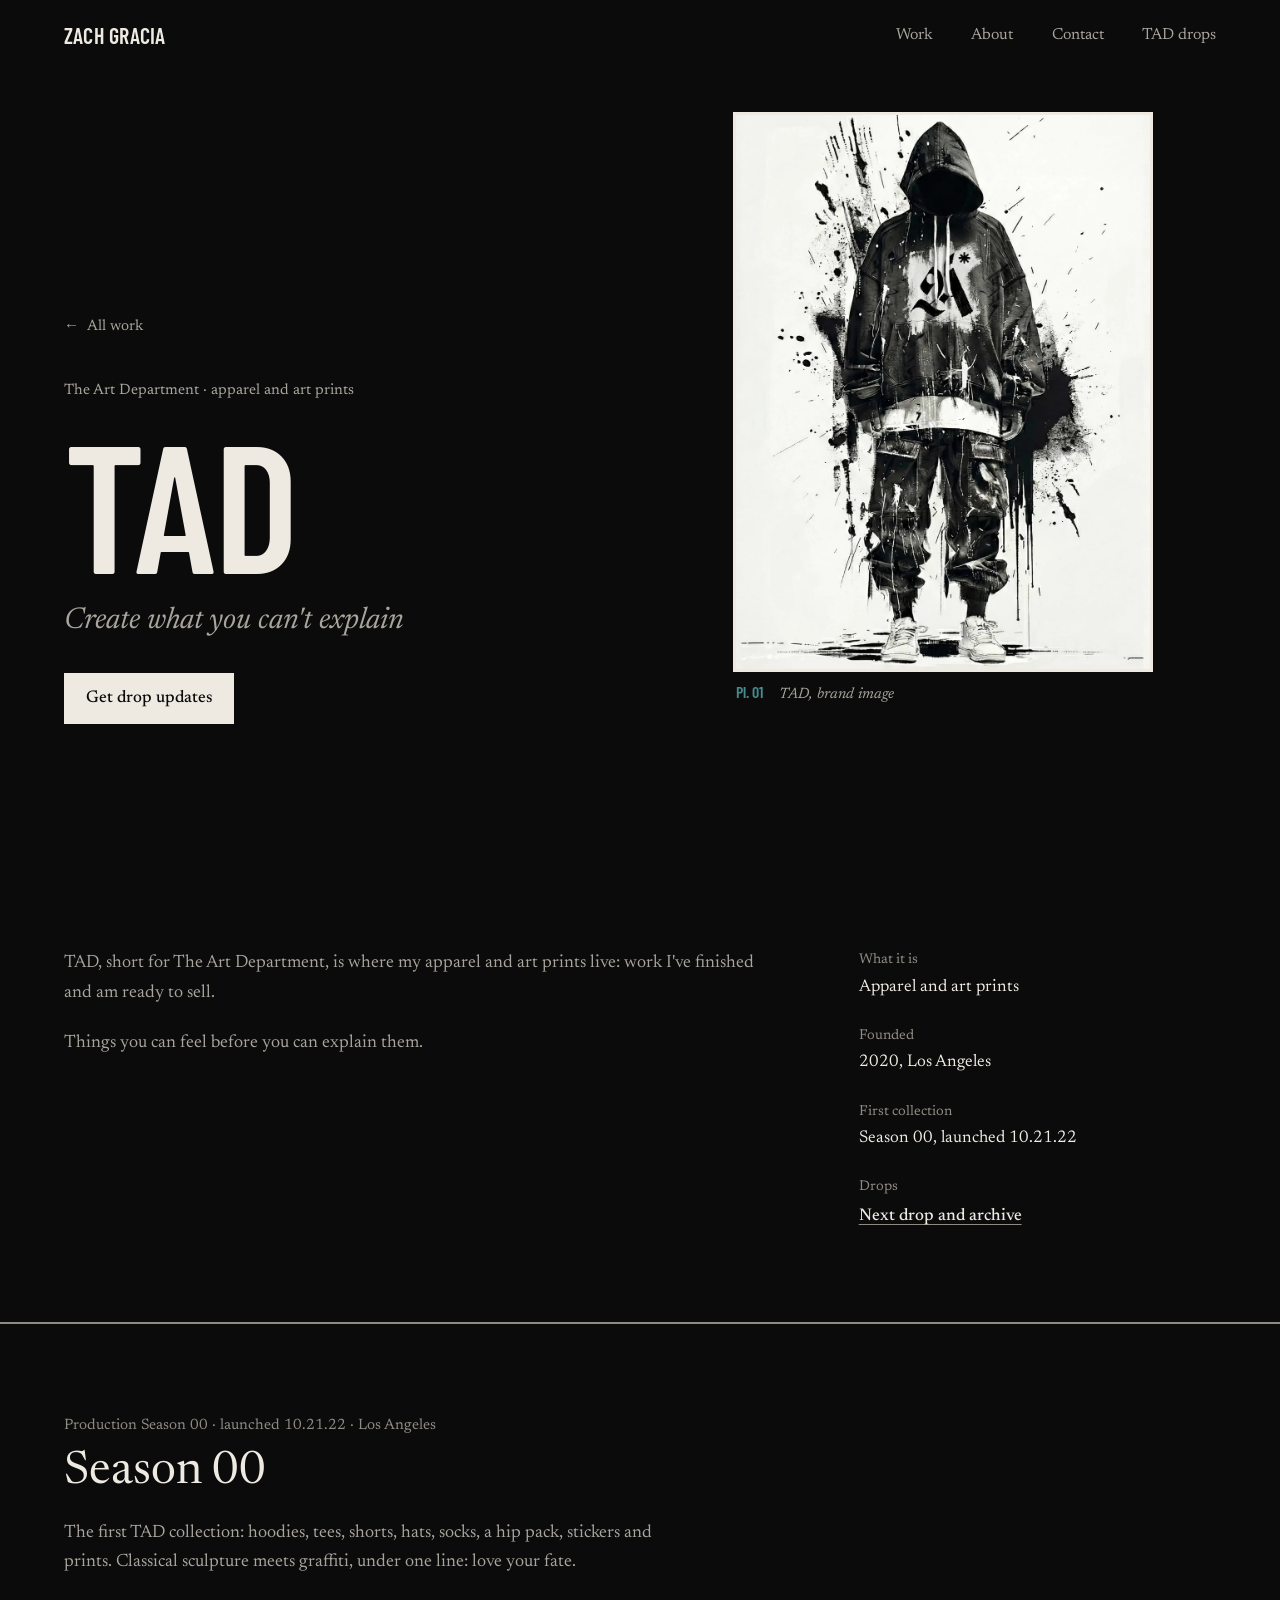
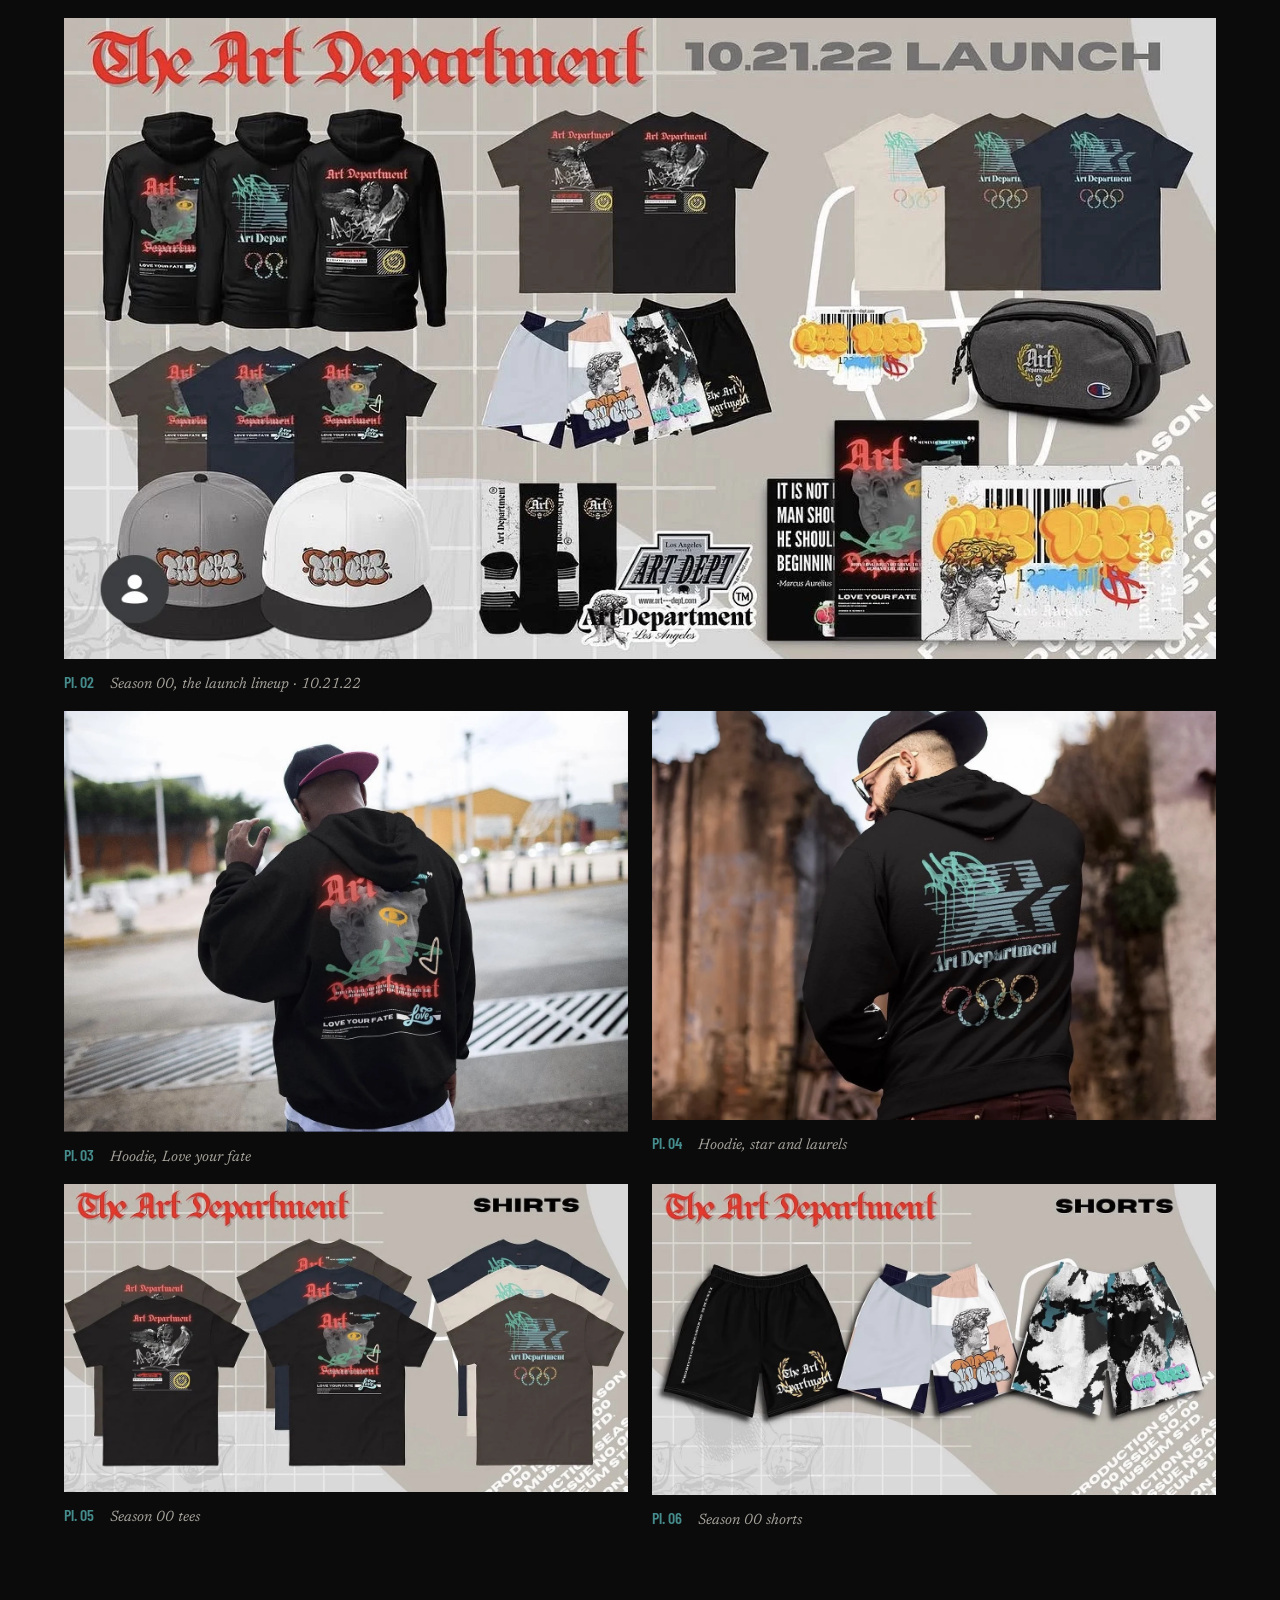
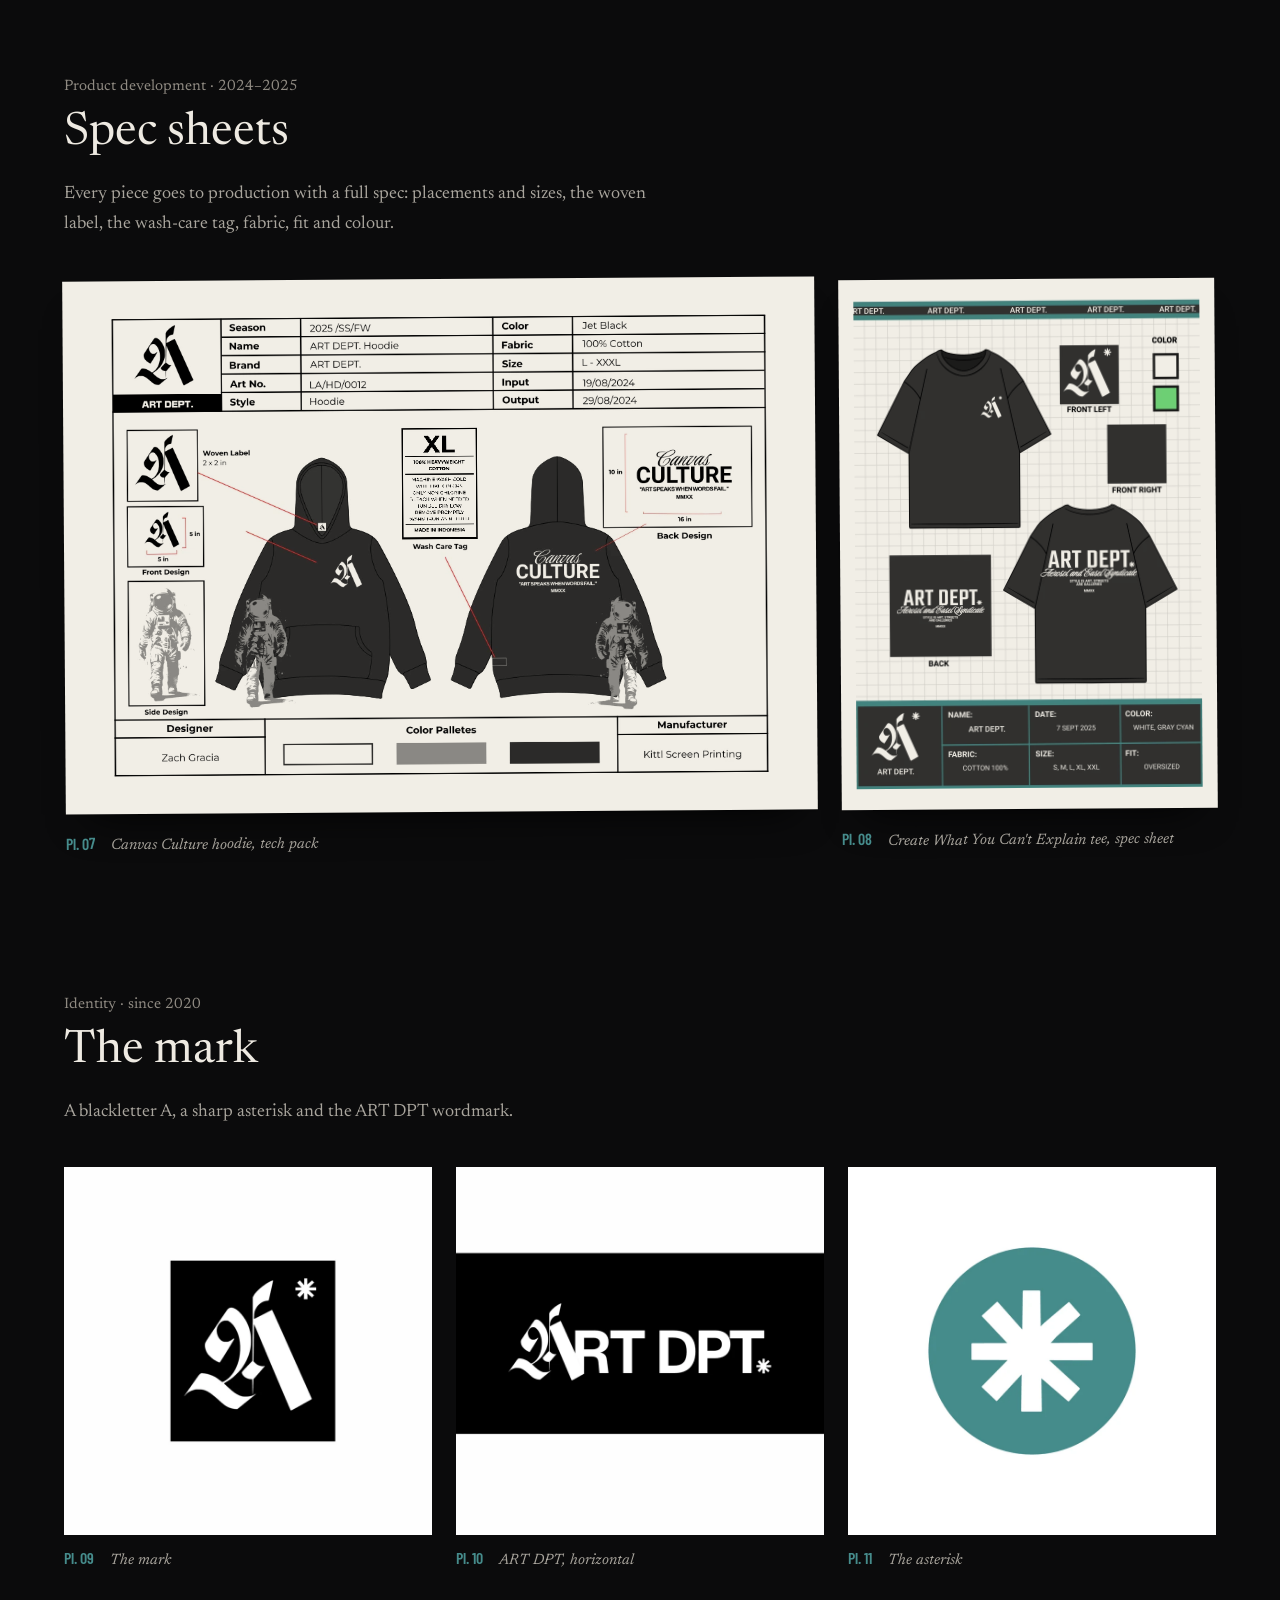
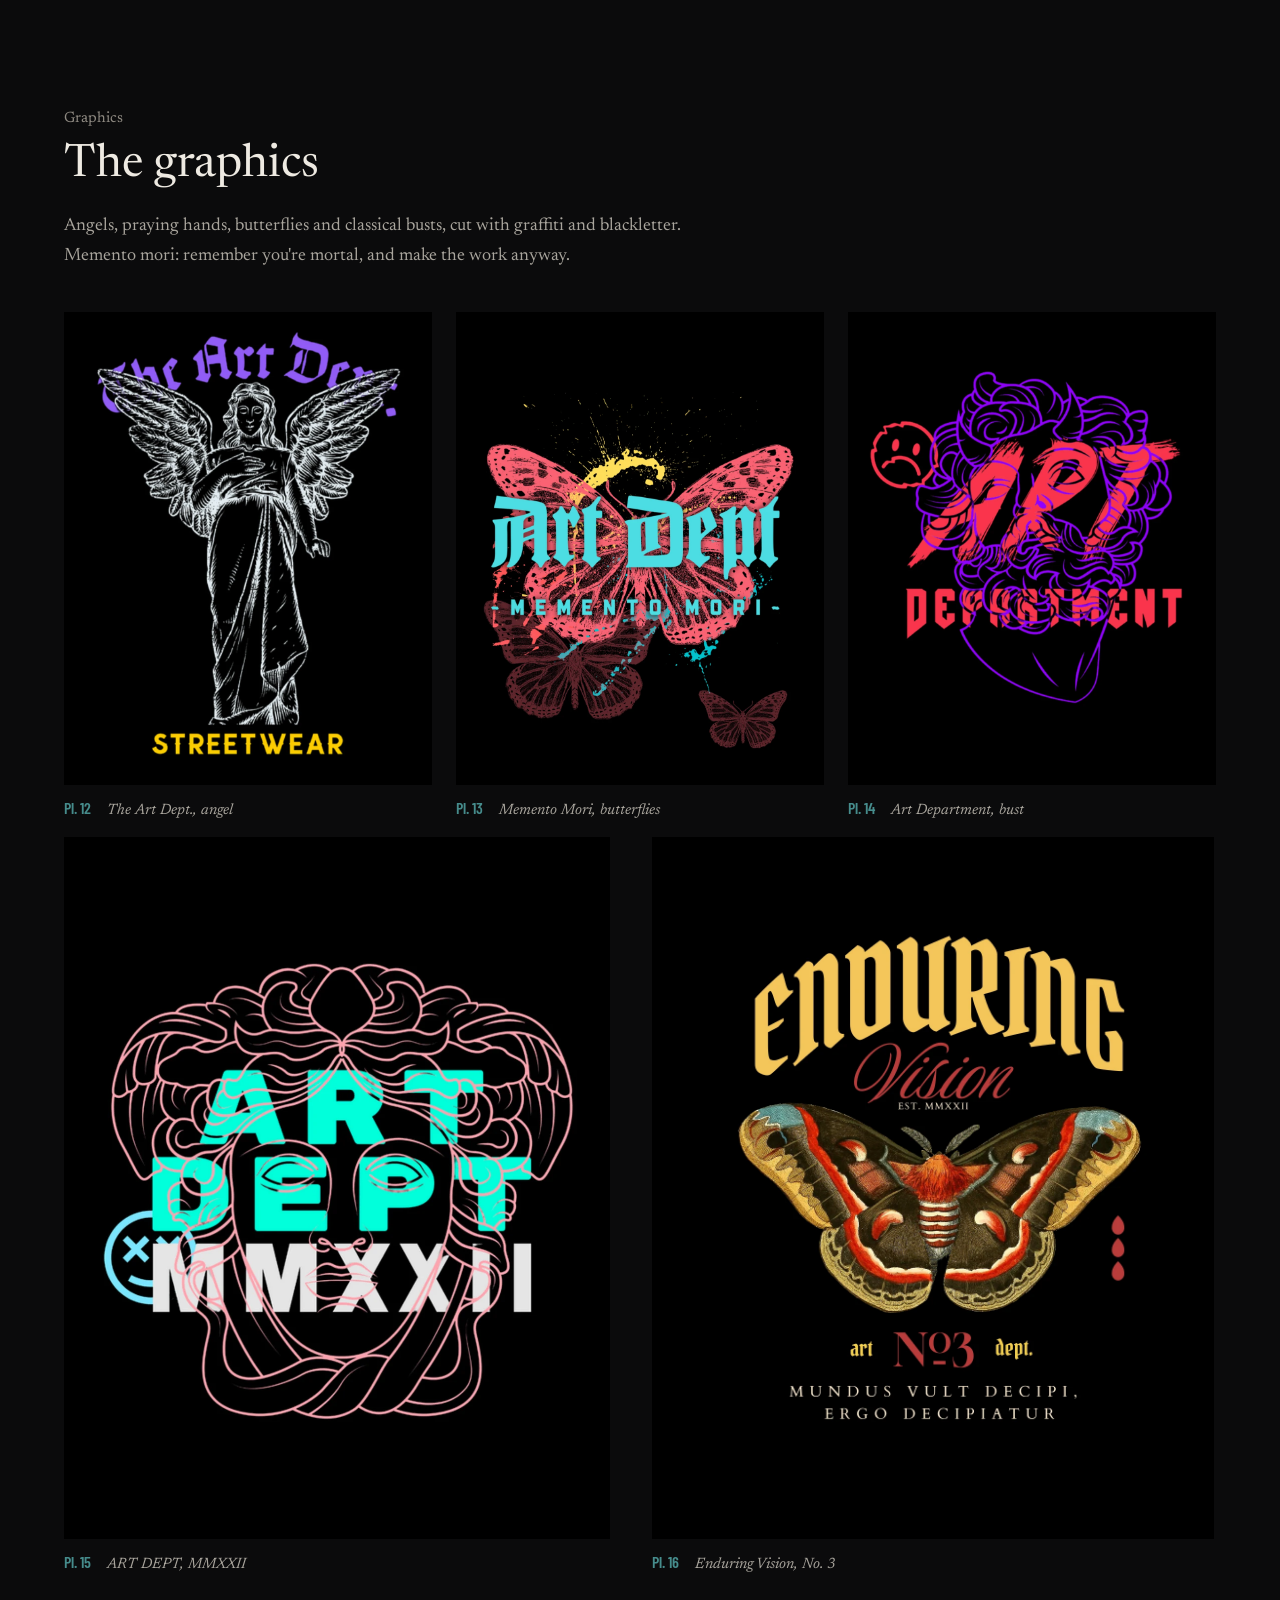
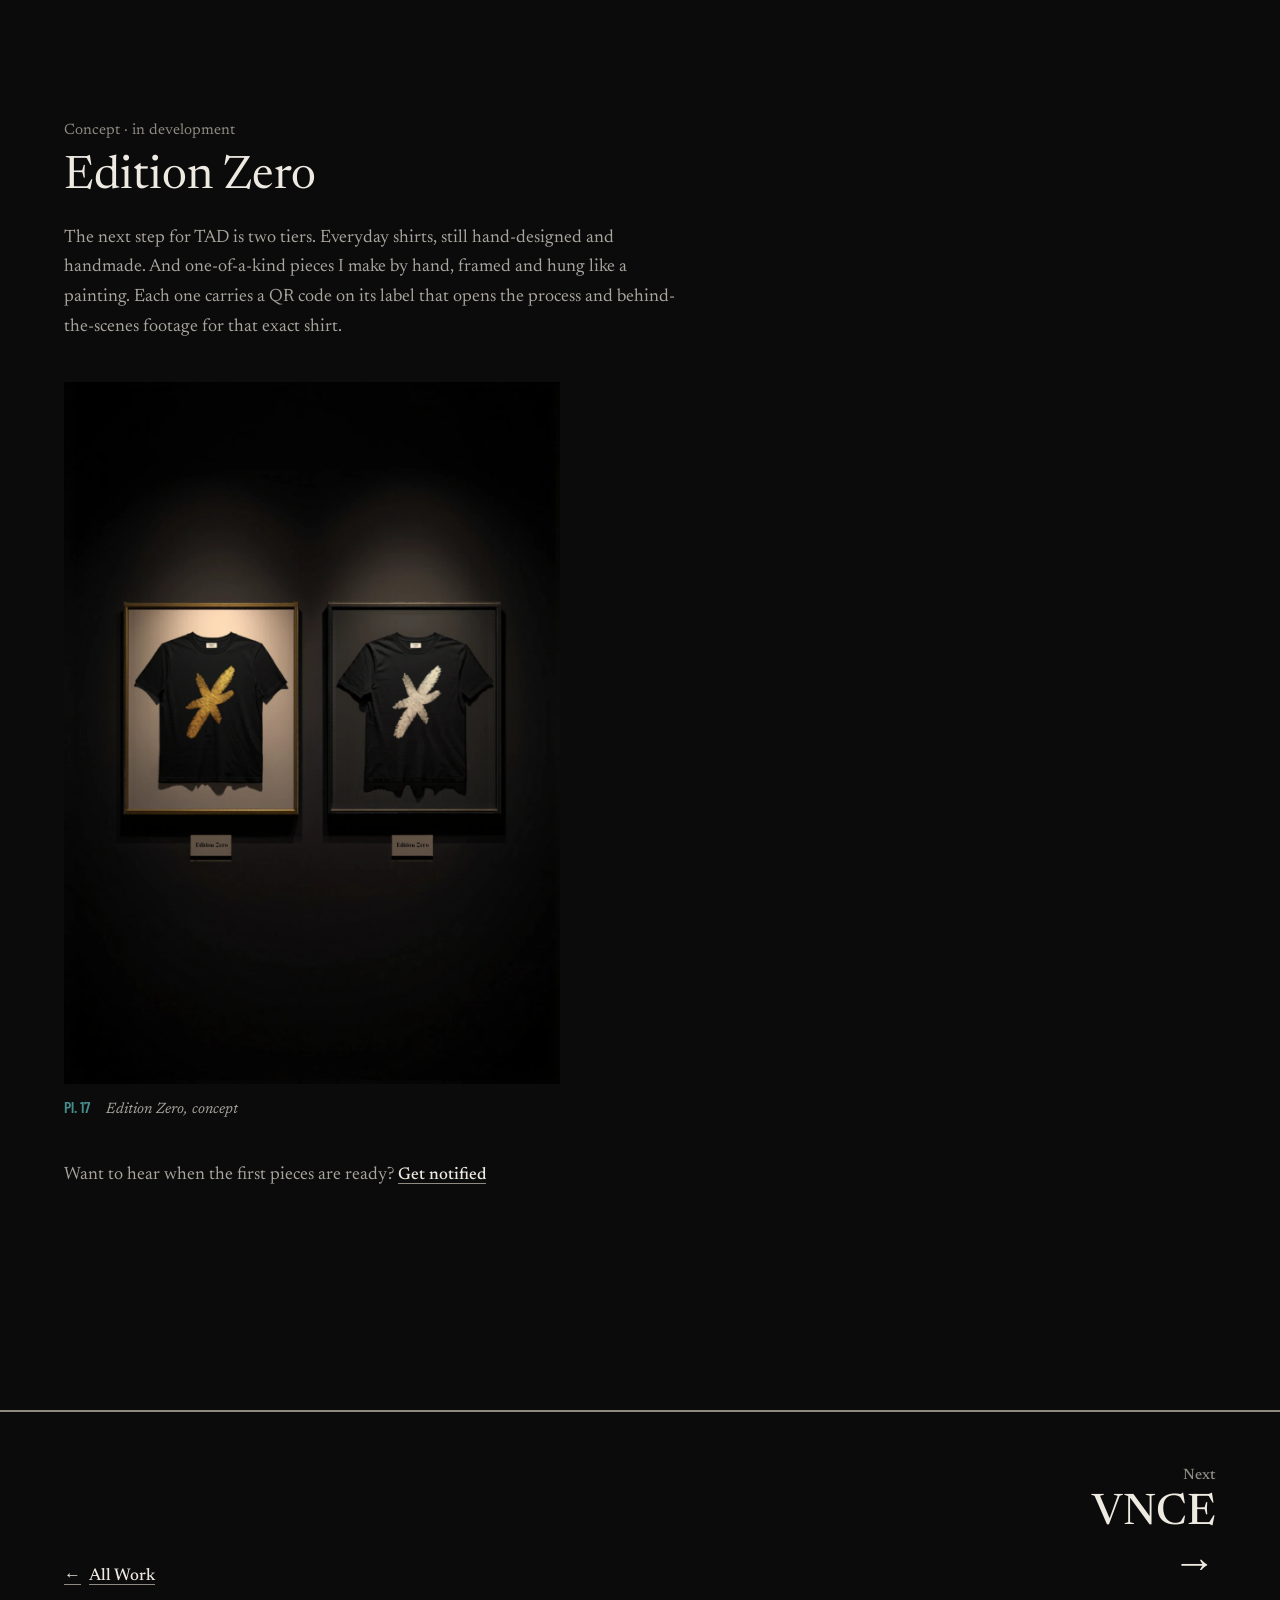
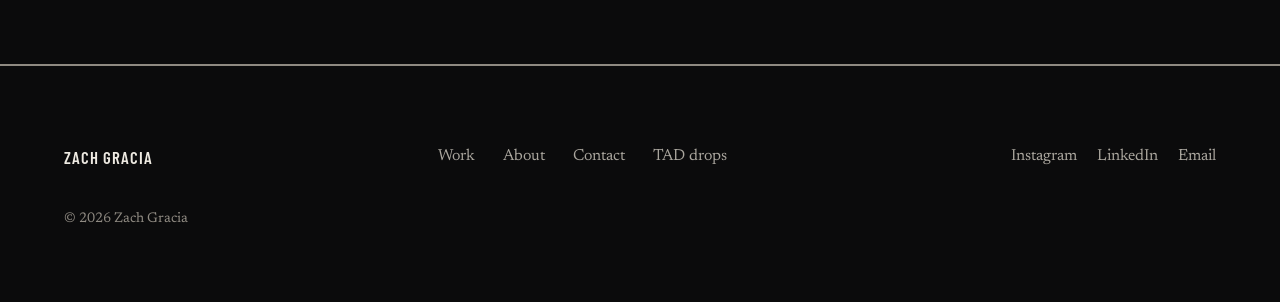
<file: projects/tad.html>
<!DOCTYPE html>
<html lang="en">
<head>
  <meta charset="UTF-8">
  <meta name="viewport" content="width=device-width, initial-scale=1.0">
  <title>TAD, The Art Department — Zach Gracia</title>
  <meta name="description" content="TAD, The Art Department: the home for Zach Gracia's apparel, art prints and anything he's ready to sell.">
  <meta property="og:type" content="website">
  <meta property="og:title" content="TAD, The Art Department — Zach Gracia">
  <meta property="og:description" content="TAD, The Art Department: the home for Zach Gracia's apparel, art prints and anything he's ready to sell.">
  <meta property="og:image" content="../images/og/og-home.jpg">
  <meta name="twitter:card" content="summary_large_image">
  <link rel="icon" href="../favicon.svg" type="image/svg+xml">
  <link rel="stylesheet" href="../css/styles.css">
  <link rel="stylesheet" href="../css/catalogue.css">
  <style>
    .tad-hero-bg {
      position: absolute;
      inset: 0;
      background:
        radial-gradient(ellipse at 30% 60%, rgba(70,140,140,0.12) 0%, transparent 55%),
        radial-gradient(ellipse at 80% 20%, rgba(70,140,140,0.06) 0%, transparent 45%);
    }
    .tad-tagline {
      font-family: var(--font-display);
      font-weight: 900;
      font-size: clamp(40px, 7vw, 88px);
      text-transform: uppercase;
      line-height: 0.95;
      color: var(--text-primary);
      margin-bottom: 28px;
    }
    .tad-tagline em {
      display: block;
      font-style: normal;
      color: var(--accent);
    }
    .brand-statement {
      font-size: clamp(14px, 1.2vw, 16px);
      line-height: 1.85;
      color: var(--text-secondary);
      max-width: 520px;
      margin-bottom: 36px;
    }
    .tad-back {
      display: inline-flex;
      align-items: center;
      gap: 8px;
      font-family: var(--font-ui);
      font-size: 0.72rem;
      font-weight: 500;
      letter-spacing: 0.1em;
      text-transform: uppercase;
      color: var(--text-muted);
      transition: color var(--transition-fast);
      margin-bottom: 40px;
    }
    .tad-back:hover { color: var(--accent); }
  </style>
</head>
<body>

  <a class="skip-link" href="#main">Skip to content</a>

  <nav class="nav" id="nav">
    <div class="nav-inner">
      <a href="../index.html" class="nav-logo">Zach Gracia</a>
      <div class="nav-links">
        <a href="../portfolio.html" class="nav-link">Work</a>
        <a href="../about.html" class="nav-link">About</a>
        <a href="../contact.html" class="nav-link">Contact</a>
        <a href="../cart.html" class="nav-cart">TAD drops</a>
      </div>
      <button class="nav-hamburger" aria-label="Open menu" aria-expanded="false" aria-controls="mobile-menu">
        <span></span><span></span><span></span>
      </button>
    </div>
  </nav>

  <div class="nav-mobile-overlay" id="mobile-menu">
    <a href="../portfolio.html" class="nav-mobile-link">Work</a>
    <a href="../about.html" class="nav-mobile-link">About</a>
    <a href="../contact.html" class="nav-mobile-link">Contact</a>
    <a href="../cart.html" class="nav-mobile-link">TAD drops</a>
  </div>

  <main id="main">

  <!-- HERO -->
  <section class="vnce-hero">
    <div class="vnce-hero-content">
      <div>
        <a href="../portfolio.html" class="tad-back"><span aria-hidden="true">←</span> All work</a>
        <p class="project-hero-label">The Art Department · apparel and art prints</p>
        <h1 class="project-hero-title">TAD</h1>
        <p class="project-hero-tagline">Create what you can't explain</p>
        <div style="margin-top: 32px;">
          <a href="../cart.html" class="btn-primary">Get drop updates</a>
        </div>
      </div>
      <div class="vnce-character-placeholder">
        <div class="ph ph-3-4 has-img mount-keyline" style="max-width: 420px; width: 100%;; aspect-ratio: 1000 / 1333; --r: 1000 / 1333">
          <img src="../images/work/tad-jpg-1000.webp" srcset="../images/work/tad-jpg-1000-800w.webp 800w, ../images/work/tad-jpg-1000.webp 1000w" sizes="(max-width: 768px) 100vw, 1200px" alt="TAD brand image: a hooded figure in ink splatter" width="1000" height="1333" loading="lazy">
          <span class="ph-label">TAD, brand image</span>
        </div>
      </div>
    </div>
  </section>

  <!-- INTRO -->
  <section class="project-intro">
    <div class="project-intro-inner">
      <div class="project-intro-text">
        <p>
          TAD, short for The Art Department, is where my apparel and art prints live: work I've finished and am ready to sell.
        </p>
        <p>
          Things you can feel before you can explain them.
        </p>
      </div>
      <div class="project-meta">
        <div class="project-meta-item">
          <p class="project-meta-label">What it is</p>
          <p class="project-meta-value">Apparel and art prints</p>
        </div>
        <div class="project-meta-item">
          <p class="project-meta-label">Founded</p>
          <p class="project-meta-value">2020, Los Angeles</p>
        </div>
        <div class="project-meta-item">
          <p class="project-meta-label">First collection</p>
          <p class="project-meta-value">Season 00, launched 10.21.22</p>
        </div>
        <div class="project-meta-item">
          <p class="project-meta-label">Drops</p>
          <p class="project-meta-value"><a href="../cart.html" class="btn-ghost">Next drop and archive</a></p>
        </div>
      </div>
    </div>
  </section>

  <!-- PROJECT BODY -->
  <div class="project-body">
    <div class="project-body-inner">

      <div class="project-section" id="season-00">
        <p class="project-section-label">Production Season 00 · launched 10.21.22 · Los Angeles</p>
        <h2 class="project-section-title">Season 00</h2>
        <p class="project-section-body">
          The first TAD collection: hoodies, tees, shorts, hats, socks, a hip pack, stickers
          and prints. Classical sculpture meets graffiti, under one line: love your fate.
        </p>
        <div class="gallery-full">
          <div class="ph has-img mount-bare" style="aspect-ratio: 1320 / 734; --r: 1320 / 734"><img src="../images/work/tad-season00-launch.webp" srcset="../images/work/tad-season00-launch-800w.webp 800w, ../images/work/tad-season00-launch.webp 1320w" sizes="(max-width: 768px) 100vw, 1200px" alt="The full TAD Season 00 launch lineup: hoodies, tees, shorts, hats, socks, a hip pack, stickers and prints" width="1320" height="734" loading="lazy"><span class="ph-label">Season 00, the launch lineup · 10.21.22</span></div>
        </div>
        <div class="gallery-2col">
          <div class="ph has-img mount-bare" style="aspect-ratio: 1320 / 986; --r: 1320 / 986"><img src="../images/work/tad-season00-hoodie-love-your-fate.webp" srcset="../images/work/tad-season00-hoodie-love-your-fate-800w.webp 800w, ../images/work/tad-season00-hoodie-love-your-fate.webp 1320w" sizes="(max-width: 768px) 100vw, 1200px" alt="Back of a black TAD hoodie with a graffiti-tagged classical bust and the words Love your fate" width="1320" height="986" loading="lazy"><span class="ph-label">Hoodie, Love your fate</span></div>
          <div class="ph has-img mount-bare" style="aspect-ratio: 1320 / 957; --r: 1320 / 957"><img src="../images/work/tad-season00-hoodie-star.webp" srcset="../images/work/tad-season00-hoodie-star-800w.webp 800w, ../images/work/tad-season00-hoodie-star.webp 1320w" sizes="(max-width: 768px) 100vw, 1200px" alt="Back of a black TAD hoodie with a graffiti-tagged star and laurel rings" width="1320" height="957" loading="lazy"><span class="ph-label">Hoodie, star and laurels</span></div>
        </div>
        <div class="gallery-2col">
          <div class="ph has-img mount-bare" style="aspect-ratio: 1320 / 722; --r: 1320 / 722"><img src="../images/work/tad-season00-shirts.webp" srcset="../images/work/tad-season00-shirts-800w.webp 800w, ../images/work/tad-season00-shirts.webp 1320w" sizes="(max-width: 768px) 100vw, 1200px" alt="TAD Season 00 tees in black, brown, navy and cream" width="1320" height="722" loading="lazy"><span class="ph-label">Season 00 tees</span></div>
          <div class="ph has-img mount-bare" style="aspect-ratio: 1320 / 728; --r: 1320 / 728"><img src="../images/work/tad-season00-shorts.webp" srcset="../images/work/tad-season00-shorts-800w.webp 800w, ../images/work/tad-season00-shorts.webp 1320w" sizes="(max-width: 768px) 100vw, 1200px" alt="TAD Season 00 shorts: black with a laurel crest, a colour-block print and a splatter print" width="1320" height="728" loading="lazy"><span class="ph-label">Season 00 shorts</span></div>
        </div>
      </div>

      <div class="project-section" id="spec-sheets">
        <p class="project-section-label">Product development · 2024–2025</p>
        <h2 class="project-section-title">Spec sheets</h2>
        <p class="project-section-body">
          Every piece goes to production with a full spec: placements and sizes, the woven
          label, the wash-care tag, fabric, fit and colour.
        </p>
        <div class="gallery-asymm">
          <div class="ph has-img mount-paper" style="aspect-ratio: 990 / 702; --r: 990 / 702"><img src="../images/work/tad-spec-hoodie.webp" srcset="../images/work/tad-spec-hoodie-800w.webp 800w, ../images/work/tad-spec-hoodie.webp 990w" sizes="(max-width: 768px) 100vw, 1200px" alt="Tech pack for the ART DEPT. Canvas Culture hoodie: front, back and sleeve placements, woven label and care tag" width="990" height="702" loading="lazy"><span class="ph-label">Canvas Culture hoodie, tech pack</span></div>
          <div class="ph has-img mount-paper" style="aspect-ratio: 702 / 990; --r: 702 / 990"><img src="../images/work/tad-spec-tee.webp" alt="Spec sheet for an oversized ART DEPT. tee with Create What You Can't Explain on the back" width="702" height="990" loading="lazy"><span class="ph-label">Create What You Can't Explain tee, spec sheet</span></div>
        </div>
      </div>

      <div class="project-section" id="identity">
        <p class="project-section-label">Identity · since 2020</p>
        <h2 class="project-section-title">The mark</h2>
        <p class="project-section-body">
          A blackletter A, a sharp asterisk and the ART DPT wordmark.
        </p>
        <div class="gallery-3col logo-wall">
          <div class="ph has-img mount-bare" style="aspect-ratio: 500 / 500; --r: 500 / 500"><img src="../images/work/tad-logo-mark.webp" srcset="../images/work/tad-logo-mark-800w.webp 800w, ../images/work/tad-logo-mark.webp 1500w" sizes="(max-width: 768px) 100vw, 420px" alt="The TAD mark: a blackletter A with an asterisk, white on black" width="1500" height="1500" loading="lazy"><span class="ph-label">The mark</span></div>
          <div class="ph has-img mount-bare" style="aspect-ratio: 500 / 500; --r: 500 / 500"><img src="../images/work/tad-logo-artdpt-horizontal.webp" srcset="../images/work/tad-logo-artdpt-horizontal-800w.webp 800w, ../images/work/tad-logo-artdpt-horizontal.webp 1500w" sizes="(max-width: 768px) 100vw, 420px" alt="Horizontal ART DPT lockup, white on black" width="1500" height="1500" loading="lazy"><span class="ph-label">ART DPT, horizontal</span></div>
          <div class="ph has-img mount-bare" style="aspect-ratio: 500 / 500; --r: 500 / 500"><img src="../images/work/tad-logo-asterisk.webp" srcset="../images/work/tad-logo-asterisk-800w.webp 800w, ../images/work/tad-logo-asterisk.webp 1500w" sizes="(max-width: 768px) 100vw, 420px" alt="The TAD asterisk in white on a teal circle" width="1500" height="1500" loading="lazy"><span class="ph-label">The asterisk</span></div>
        </div>
      </div>

      <div class="project-section" id="graphics">
        <p class="project-section-label">Graphics</p>
        <h2 class="project-section-title">The graphics</h2>
        <p class="project-section-body">
          Angels, praying hands, butterflies and classical busts, cut with graffiti and
          blackletter. Memento mori: remember you're mortal, and make the work anyway.
        </p>
        <div class="gallery-3col">
          <div class="ph has-img mount-bare" style="aspect-ratio: 1089 / 1400; --r: 1089 / 1400"><img src="../images/work/tad-graphic-angel.webp" srcset="../images/work/tad-graphic-angel-800w.webp 800w, ../images/work/tad-graphic-angel.webp 1089w" sizes="(max-width: 768px) 100vw, 1200px" alt="Engraved angel statue under The Art Dept. in purple blackletter, with STREETWEAR in yellow" width="1089" height="1400" loading="lazy"><span class="ph-label">The Art Dept., angel</span></div>
          <div class="ph has-img mount-bare" style="aspect-ratio: 1089 / 1400; --r: 1089 / 1400"><img src="../images/work/tad-graphic-butterfly.webp" srcset="../images/work/tad-graphic-butterfly-800w.webp 800w, ../images/work/tad-graphic-butterfly.webp 1089w" sizes="(max-width: 768px) 100vw, 1200px" alt="Coral butterflies with yellow and teal splatter under Art Dept, Memento Mori" width="1089" height="1400" loading="lazy"><span class="ph-label">Memento Mori, butterflies</span></div>
          <div class="ph has-img mount-bare" style="aspect-ratio: 1089 / 1400; --r: 1089 / 1400"><img src="../images/work/tad-graphic-bust.webp" srcset="../images/work/tad-graphic-bust-800w.webp 800w, ../images/work/tad-graphic-bust.webp 1089w" sizes="(max-width: 768px) 100vw, 1200px" alt="Purple line-drawn classical bust behind red brush lettering reading Art Department" width="1089" height="1400" loading="lazy"><span class="ph-label">Art Department, bust</span></div>
        </div>
        <div class="gallery-2col">
          <div class="ph has-img mount-bare" style="aspect-ratio: 1089 / 1400; --r: 1089 / 1400"><img src="../images/work/tad-graphic-medusa.webp" srcset="../images/work/tad-graphic-medusa-800w.webp 800w, ../images/work/tad-graphic-medusa.webp 1089w" sizes="(max-width: 768px) 100vw, 1200px" alt="Pink line-drawn Medusa behind teal ART DEPT lettering and MMXXII" width="1089" height="1400" loading="lazy"><span class="ph-label">ART DEPT, MMXXII</span></div>
          <div class="ph has-img mount-bare" style="aspect-ratio: 1152 / 1440; --r: 1152 / 1440"><img src="../images/work/tad-graphic-enduring-vision.webp" srcset="../images/work/tad-graphic-enduring-vision-800w.webp 800w, ../images/work/tad-graphic-enduring-vision.webp 1152w" sizes="(max-width: 768px) 100vw, 1200px" alt="A painted moth under Enduring Vision, with art No 3 dept. and a Latin motto" width="1152" height="1440" loading="lazy"><span class="ph-label">Enduring Vision, No. 3</span></div>
        </div>
      </div>

      <div class="project-section" id="edition-zero">
        <p class="project-section-label">Concept · in development</p>
        <h2 class="project-section-title">Edition Zero</h2>
        <p class="project-section-body">
          The next step for TAD is two tiers. Everyday shirts, still hand-designed and
          handmade. And one-of-a-kind pieces I make by hand, framed and hung like a
          painting. Each one carries a QR code on its label that opens the process and
          behind-the-scenes footage for that exact shirt.
        </p>
        <div class="gallery-asymm">
          <div class="ph has-img mount-bare" style="aspect-ratio: 1131 / 1600; --r: 1131 / 1600"><img src="../images/work/tad-edition-zero.webp" srcset="../images/work/tad-edition-zero-800w.webp 800w, ../images/work/tad-edition-zero.webp 1131w" sizes="(max-width: 768px) 100vw, 1200px" alt="Concept: two framed black tees with gold and white asterisk graphics hung on a dark gallery wall, each labelled Edition Zero" width="1131" height="1600" loading="lazy"><span class="ph-label">Edition Zero, concept</span></div>
        </div>
        <p class="project-section-body" style="margin-top: 24px;">
          Want to hear when the first pieces are ready? <a href="../cart.html" class="btn-ghost">Get notified</a>
        </p>
      </div>

    </div>
  </div>

  <!-- NAV BETWEEN PROJECTS -->
  <div style="padding: clamp(48px, 6vw, 72px) var(--gutter); border-top: 1px solid var(--border); max-width: var(--max-width); margin: 0 auto; display: flex; justify-content: space-between; align-items: center;">
    <a href="../portfolio.html" class="btn-ghost"><span aria-hidden="true">←</span> All Work</a>
    <a href="vnce.html" class="btn-ghost">VNCE <span aria-hidden="true">→</span></a>
  </div>

  </main>

  <!-- FOOTER -->
  <footer class="footer">
    <div class="footer-inner">
      <a href="../index.html" class="footer-logo">Zach Gracia</a>
      <nav class="footer-links">
        <a href="../portfolio.html" class="footer-link">Work</a>
        <a href="../about.html" class="footer-link">About</a>
        <a href="../contact.html" class="footer-link">Contact</a>
        <a href="../cart.html" class="footer-link">TAD drops</a>
      </nav>
      <div class="footer-social">
        <a href="https://www.instagram.com/zach_gracia/" class="footer-link" target="_blank" rel="noopener">Instagram<span class="visually-hidden"> (opens in a new tab)</span></a>
        <a href="https://www.linkedin.com/in/zacharygracia" class="footer-link" target="_blank" rel="noopener">LinkedIn<span class="visually-hidden"> (opens in a new tab)</span></a>
        <a href="mailto:gracia.zachary@gmail.com" class="footer-link">Email</a>
      </div>
    </div>
    <p class="footer-copy">© 2026 Zach Gracia</p>
  </footer>

  <script src="../js/main.js"></script>
</body>
</html>
</file>
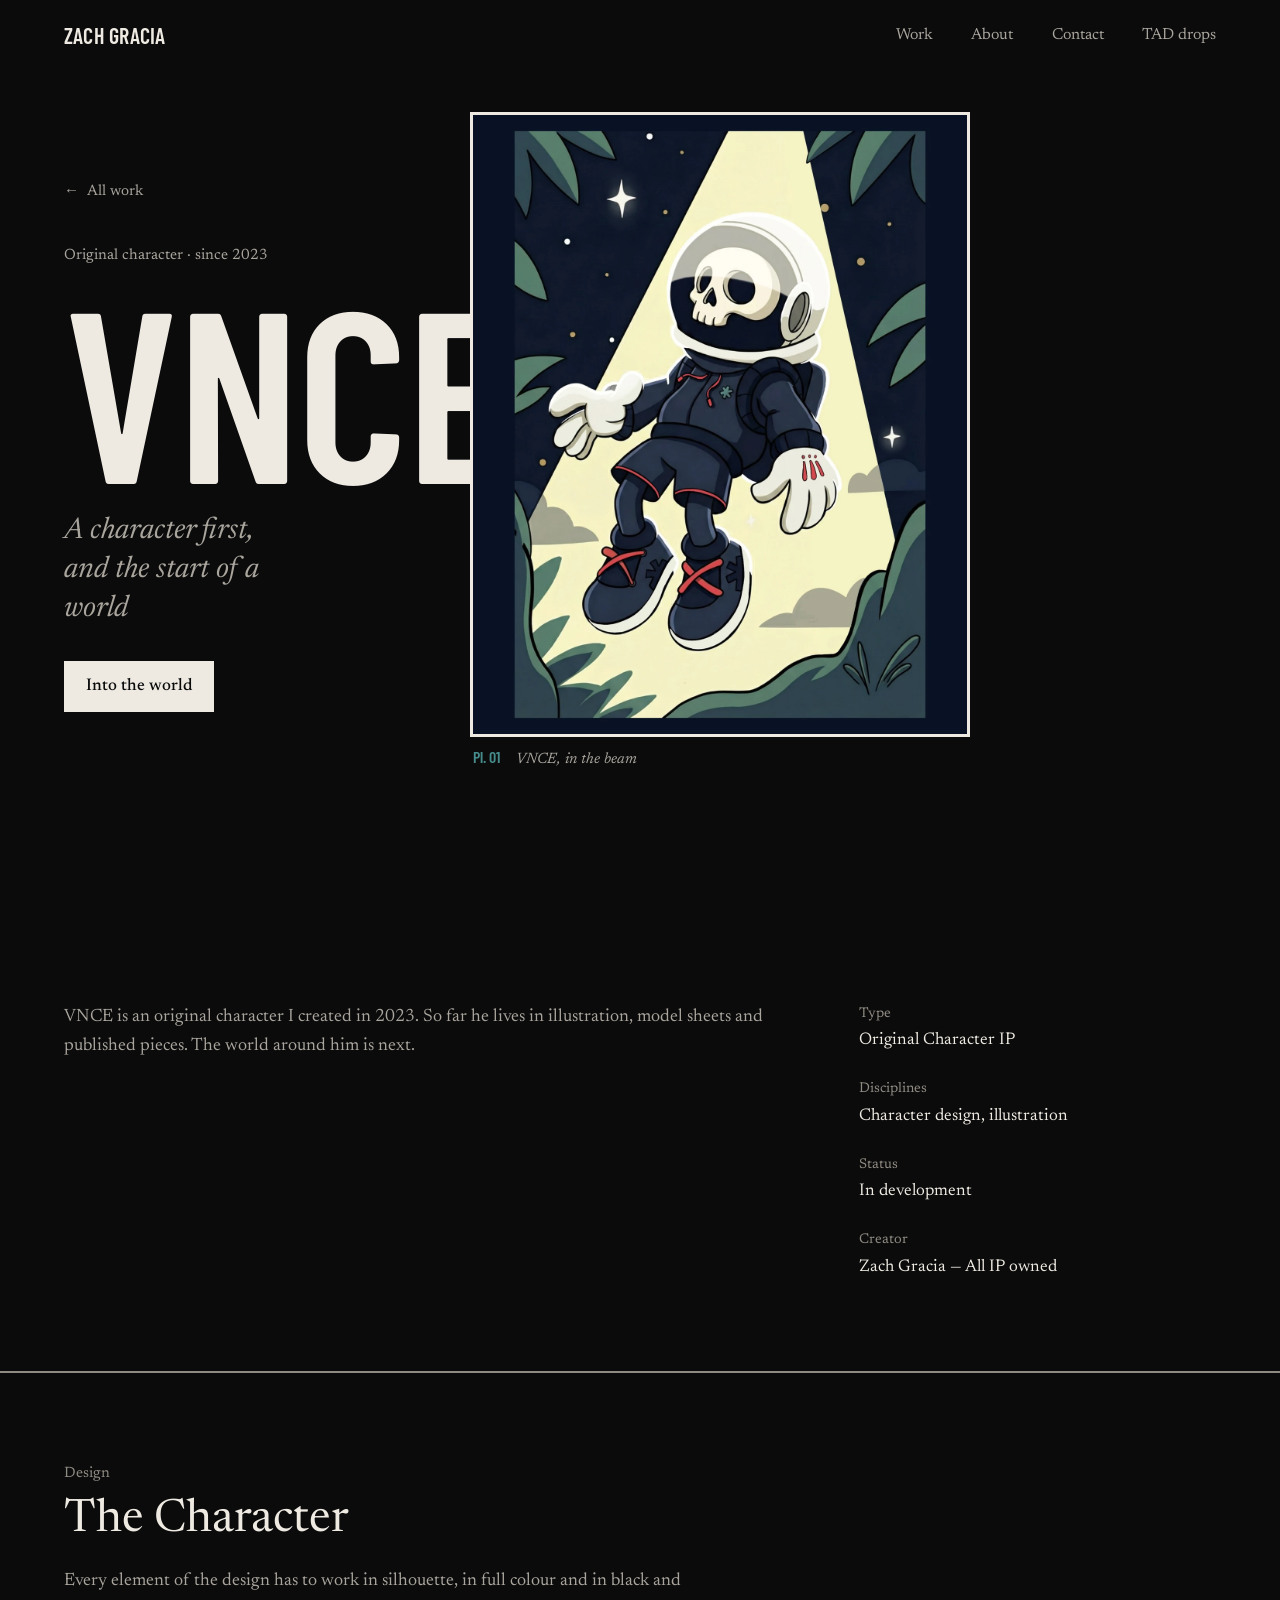
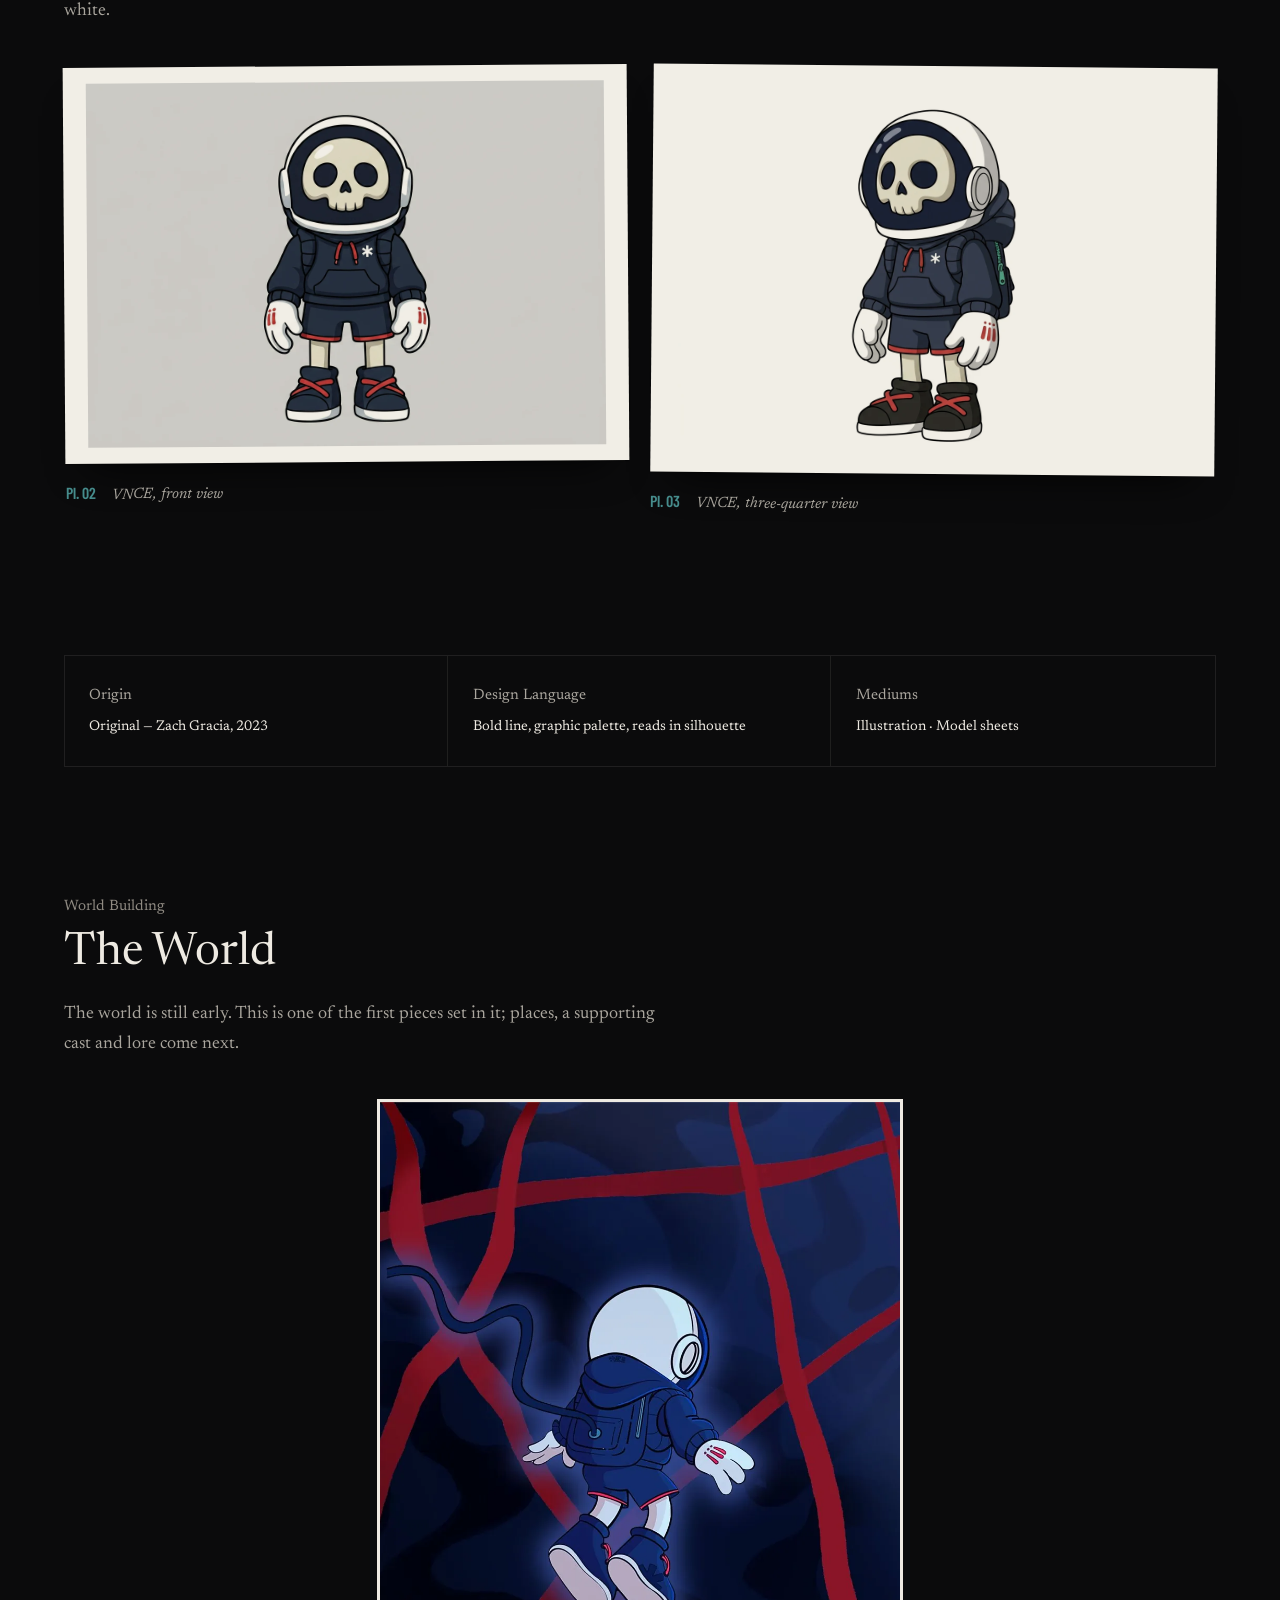
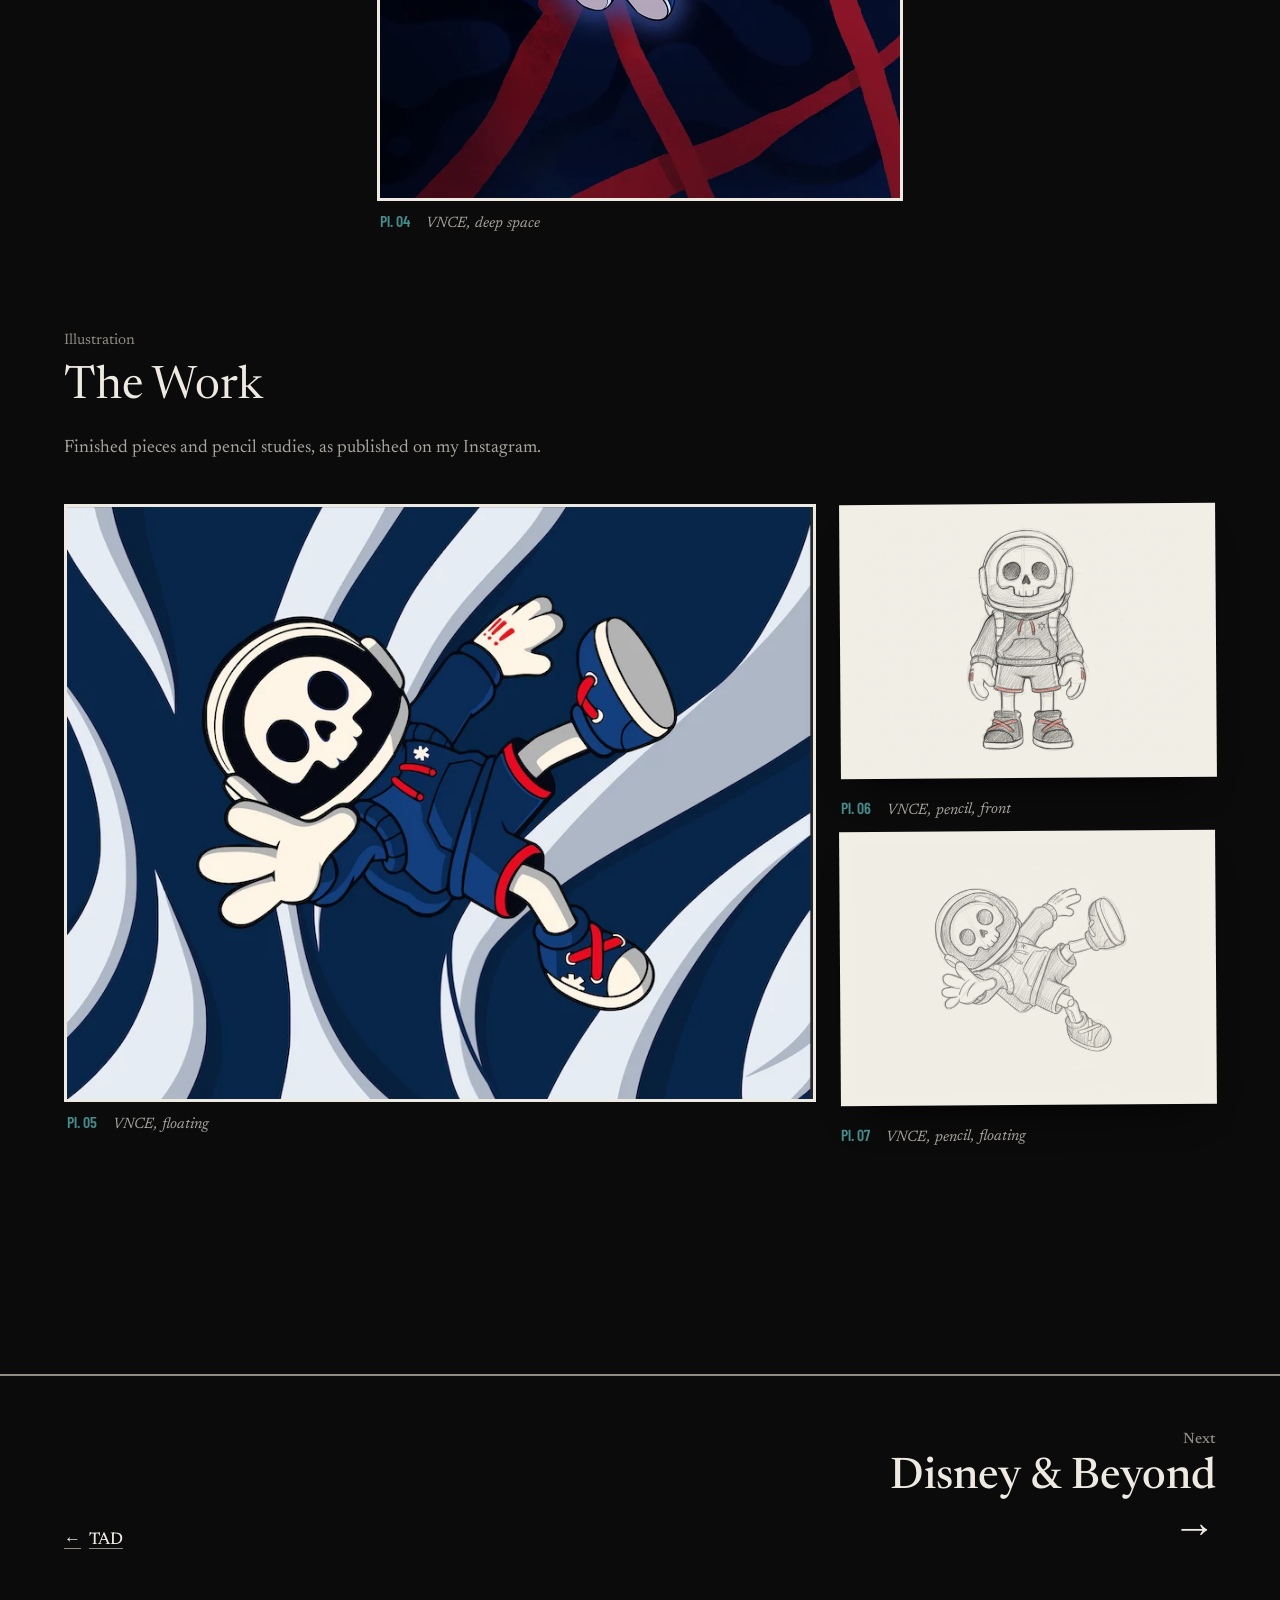
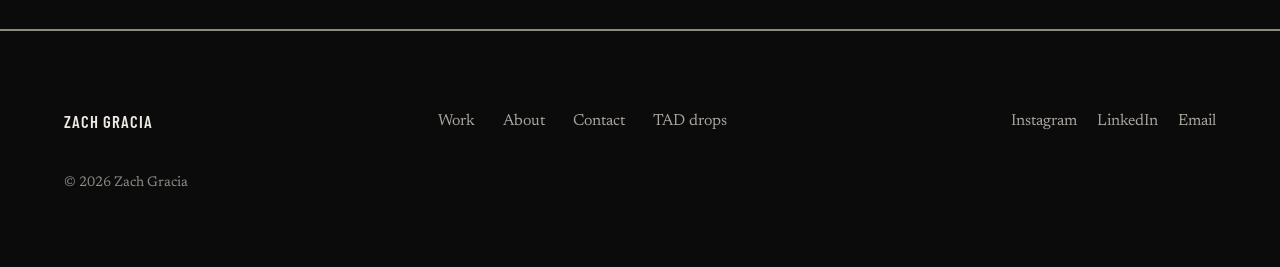
<file: projects/vnce.html>
<!DOCTYPE html>
<html lang="en">
<head>
  <meta charset="UTF-8">
  <meta name="viewport" content="width=device-width, initial-scale=1.0">
  <title>VNCE — Zach Gracia</title>
  <meta name="description" content="VNCE — Original character IP by Zach Gracia. A world unto itself.">
  <meta property="og:type" content="website">
  <meta property="og:title" content="VNCE — Zach Gracia">
  <meta property="og:description" content="VNCE — Original character IP by Zach Gracia. A world unto itself.">
  <meta property="og:image" content="../images/og/og-home.jpg">
  <meta name="twitter:card" content="summary_large_image">
  <link rel="icon" href="../favicon.svg" type="image/svg+xml">
  <link rel="stylesheet" href="../css/styles.css">
  <link rel="stylesheet" href="../css/catalogue.css">
  <style>
    .vnce-back {
      display: inline-flex;
      align-items: center;
      gap: 8px;
      font-family: var(--font-ui);
      font-size: 0.72rem;
      font-weight: 500;
      letter-spacing: 0.1em;
      text-transform: uppercase;
      color: var(--text-muted);
      transition: color var(--transition-fast);
      margin-bottom: 40px;
    }
    .vnce-back:hover { color: var(--accent); }
    .vnce-stat-row {
      display: grid;
      grid-template-columns: repeat(3, 1fr);
      gap: 1px;
      border: 1px solid var(--border);
      margin-bottom: clamp(60px, 8vw, 100px);
    }
    .vnce-stat-cell {
      padding: 28px 24px;
      border-right: 1px solid var(--border);
    }
    .vnce-stat-cell:last-child { border-right: none; }
    .vnce-stat-cell-label {
      font-family: var(--font-ui);
      font-size: 0.62rem;
      font-weight: 600;
      letter-spacing: 0.2em;
      text-transform: uppercase;
      color: var(--accent);
      margin-bottom: 8px;
    }
    .vnce-stat-cell-value {
      font-family: var(--font-ui);
      font-size: 0.88rem;
      color: var(--text-primary);
    }
    @media (max-width: 600px) {
      .vnce-stat-row { grid-template-columns: 1fr; }
      .vnce-stat-cell { border-right: none; border-bottom: 1px solid var(--border); }
      .vnce-stat-cell:last-child { border-bottom: none; }
    }
  </style>
</head>
<body>

  <a class="skip-link" href="#main">Skip to content</a>

  <nav class="nav" id="nav">
    <div class="nav-inner">
      <a href="../index.html" class="nav-logo">Zach Gracia</a>
      <div class="nav-links">
        <a href="../portfolio.html" class="nav-link">Work</a>
        <a href="../about.html" class="nav-link">About</a>
        <a href="../contact.html" class="nav-link">Contact</a>
        <a href="../cart.html" class="nav-cart">TAD drops</a>
      </div>
      <button class="nav-hamburger" aria-label="Open menu" aria-expanded="false" aria-controls="mobile-menu">
        <span></span><span></span><span></span>
      </button>
    </div>
  </nav>

  <div class="nav-mobile-overlay" id="mobile-menu">
    <a href="../portfolio.html" class="nav-mobile-link">Work</a>
    <a href="../about.html" class="nav-mobile-link">About</a>
    <a href="../contact.html" class="nav-mobile-link">Contact</a>
    <a href="../cart.html" class="nav-mobile-link">TAD drops</a>
  </div>

  <main id="main">

  <!-- HERO -->
  <section class="vnce-hero vnce-hero--cross">
    <div class="vnce-hero-glow"></div>
    <div class="vnce-hero-content">
      <div>
        <a href="../portfolio.html" class="vnce-back"><span aria-hidden="true">←</span> All work</a>
        <p class="project-hero-label">Original character · since 2023</p>
        <h1 class="project-hero-title">VNCE</h1>
        <p class="project-hero-tagline">A character first, and the start of a world</p>
        <div style="margin-top: 32px;">
          <a href="#origin" class="btn-primary">Into the world</a>
        </div>
      </div>
      <div class="vnce-character-placeholder">
        <div class="ph ph-2-3 has-img mount-keyline" style="max-width: 380px; width: 100%; aspect-ratio: 1280 / 1600; --r: 1280 / 1600">
          <img src="../images/work/vnce-tractor-beam.webp" srcset="../images/work/vnce-tractor-beam-800w.webp 800w, ../images/work/vnce-tractor-beam.webp 1280w" sizes="(max-width: 768px) 100vw, 1200px" alt="VNCE floating in a beam of light above a jungle at night" width="1280" height="1600" loading="lazy">
          <span class="ph-label">VNCE, in the beam</span>
        </div>
      </div>
    </div>
  </section>

  <!-- INTRO -->
  <section class="project-intro">
    <div class="project-intro-inner">
      <div class="project-intro-text">
        <p>
          VNCE is an original character I created in 2023. So far he lives in illustration,
          model sheets and published pieces. The world around him is next.
        </p>
      </div>
      <div class="project-meta">
        <div class="project-meta-item">
          <p class="project-meta-label">Type</p>
          <p class="project-meta-value">Original Character IP</p>
        </div>
        <div class="project-meta-item">
          <p class="project-meta-label">Disciplines</p>
          <p class="project-meta-value">Character design, illustration</p>
        </div>
        <div class="project-meta-item">
          <p class="project-meta-label">Status</p>
          <p class="project-meta-value">In development</p>
        </div>
        <div class="project-meta-item">
          <p class="project-meta-label">Creator</p>
          <p class="project-meta-value">Zach Gracia — All IP owned</p>
        </div>
      </div>
    </div>
  </section>

  <!-- BODY -->
  <div class="project-body" id="origin">
    <div class="project-body-inner">

      <!-- Character Design -->
      <div class="project-section">
        <p class="project-section-label">Design</p>
        <h2 class="project-section-title">The Character</h2>
        <p class="project-section-body">
          Every element of the design has to work in silhouette, in full colour and
          in black and white.
        </p>
        <div class="gallery-2col">
          <div class="ph ph-4-3 has-img mount-paper" style="aspect-ratio: 1232 / 864; --r: 1232 / 864"><img src="../images/work/vnce-front.webp" srcset="../images/work/vnce-front-800w.webp 800w, ../images/work/vnce-front.webp 1232w" sizes="(max-width: 768px) 100vw, 1200px" alt="VNCE standing, front view" width="1232" height="864" loading="lazy"><span class="ph-label">VNCE, front view</span></div>
          <div class="ph ph-4-3 has-img mount-paper" style="aspect-ratio: 1216 / 880; --r: 1216 / 880"><img src="../images/work/vnce-three-quarter.webp" srcset="../images/work/vnce-three-quarter-800w.webp 800w, ../images/work/vnce-three-quarter.webp 1216w" sizes="(max-width: 768px) 100vw, 1200px" alt="VNCE standing, three-quarter view with backpack" width="1216" height="880" loading="lazy"><span class="ph-label">VNCE, three-quarter view</span></div>
        </div>
      </div>

      <!-- Character Specs -->
      <div class="project-section">
        <div class="vnce-stat-row">
          <div class="vnce-stat-cell">
            <p class="vnce-stat-cell-label">Origin</p>
            <p class="vnce-stat-cell-value">Original — Zach Gracia, 2023</p>
          </div>
          <div class="vnce-stat-cell">
            <p class="vnce-stat-cell-label">Design Language</p>
            <p class="vnce-stat-cell-value">Bold line, graphic palette, reads in silhouette</p>
          </div>
          <div class="vnce-stat-cell">
            <p class="vnce-stat-cell-label">Mediums</p>
            <p class="vnce-stat-cell-value">Illustration · Model sheets</p>
          </div>
        </div>
      </div>

      <!-- World Building -->
      <div class="project-section">
        <p class="project-section-label">World Building</p>
        <h2 class="project-section-title">The World</h2>
        <p class="project-section-body">
          The world is still early. This is one of the first pieces set in it; places, a supporting cast and lore come next.
        </p>
        <div class="gallery-full">
          <div class="ph has-img mount-keyline" style="aspect-ratio: 1000 / 1333; --r: 1000 / 1333"><img src="../images/work/vnce-jpg-1000.webp" srcset="../images/work/vnce-jpg-1000-800w.webp 800w, ../images/work/vnce-jpg-1000.webp 1000w" sizes="(max-width: 768px) 100vw, 1200px" alt="VNCE drifting through deep space between red ribbons" width="1000" height="1333" loading="lazy"><span class="ph-label">VNCE, deep space</span></div>
        </div>
      </div>

      <!-- Illustration -->
      <div class="project-section">
        <p class="project-section-label">Illustration</p>
        <h2 class="project-section-title">The Work</h2>
        <p class="project-section-body">
          Finished pieces and pencil studies, as published on my Instagram.
        </p>
        <div class="gallery-asymm">
          <div class="ph ph-4-3 has-img mount-keyline" style="aspect-ratio: 827 / 658; --r: 827 / 658"><img src="../images/work/vnce-floating-swirl.webp" alt="VNCE tumbling through navy and white swirls" width="827" height="658" loading="lazy"><span class="ph-label">VNCE, floating</span></div>
          <div style="display: flex; flex-direction: column; gap: 3px;">
            <div class="ph ph-1-1 has-img mount-paper" style="aspect-ratio: 1184 / 864; --r: 1184 / 864"><img src="../images/work/vnce-pencil-front.webp" srcset="../images/work/vnce-pencil-front-800w.webp 800w, ../images/work/vnce-pencil-front.webp 1184w" sizes="(max-width: 768px) 100vw, 1200px" alt="Pencil drawing of VNCE, front view" width="1184" height="864" loading="lazy"><span class="ph-label">VNCE, pencil, front</span></div>
            <div class="ph ph-1-1 has-img mount-paper" style="aspect-ratio: 1184 / 864; --r: 1184 / 864"><img src="../images/work/vnce-pencil-floating.webp" srcset="../images/work/vnce-pencil-floating-800w.webp 800w, ../images/work/vnce-pencil-floating.webp 1184w" sizes="(max-width: 768px) 100vw, 1200px" alt="Pencil drawing of VNCE floating" width="1184" height="864" loading="lazy"><span class="ph-label">VNCE, pencil, floating</span></div>
          </div>
        </div>
      </div>

    </div>
  </div>

  <!-- PROJECT NAV -->
  <div style="padding: clamp(48px, 6vw, 72px) var(--gutter); border-top: 1px solid var(--border); max-width: var(--max-width); margin: 0 auto; display: flex; justify-content: space-between; align-items: center;">
    <a href="tad.html" class="btn-ghost"><span aria-hidden="true">←</span> TAD</a>
    <a href="disney.html" class="btn-ghost">Disney & Beyond <span aria-hidden="true">→</span></a>
  </div>

  </main>

  <!-- FOOTER -->
  <footer class="footer">
    <div class="footer-inner">
      <a href="../index.html" class="footer-logo">Zach Gracia</a>
      <nav class="footer-links">
        <a href="../portfolio.html" class="footer-link">Work</a>
        <a href="../about.html" class="footer-link">About</a>
        <a href="../contact.html" class="footer-link">Contact</a>
        <a href="../cart.html" class="footer-link">TAD drops</a>
      </nav>
      <div class="footer-social">
        <a href="https://www.instagram.com/zach_gracia/" class="footer-link" target="_blank" rel="noopener">Instagram<span class="visually-hidden"> (opens in a new tab)</span></a>
        <a href="https://www.linkedin.com/in/zacharygracia" class="footer-link" target="_blank" rel="noopener">LinkedIn<span class="visually-hidden"> (opens in a new tab)</span></a>
        <a href="mailto:gracia.zachary@gmail.com" class="footer-link">Email</a>
      </div>
    </div>
    <p class="footer-copy">© 2026 Zach Gracia</p>
  </footer>

  <script src="../js/main.js"></script>
</body>
</html>
</file>
<file: css/styles.css>
@import url('https://fonts.googleapis.com/css2?family=Barlow+Condensed:wght@400;600;700;800;900&family=Inter:wght@300;400;500&family=Space+Grotesk:wght@400;500;600&display=swap');

/* ========================
   DESIGN TOKENS
   ======================== */
:root {
  --bg: #080808;
  --bg-surface: #111111;
  --bg-elevated: #1a1a1a;

  --text-primary: #f0f0f0;
  --text-secondary: #888888;
  --text-muted: #828282;   /* was #444444 (1.8–2.1:1). Now ≥4.5:1 on bg, surface and elevated */

  --accent: #468C8C;
  --accent-light: #52a5a5;
  --accent-dim: rgba(70, 140, 140, 0.12);
  --accent-border: rgba(70, 140, 140, 0.28);

  --border: rgba(255, 255, 255, 0.07);
  --border-light: rgba(255, 255, 255, 0.13);
  --border-control: #666666; /* form field edges: ≥3:1 against bg and surface (WCAG 1.4.11) */

  --font-display: 'Barlow Condensed', sans-serif;
  --font-ui: 'Space Grotesk', sans-serif;
  --font-body: 'Inter', sans-serif;

  --nav-height: 72px;
  --transition-fast: 0.15s ease;
  --transition: 0.3s cubic-bezier(0.4, 0, 0.2, 1);
  --transition-slow: 0.6s cubic-bezier(0.4, 0, 0.2, 1);

  --gutter: clamp(20px, 5vw, 80px);
  --max-width: 1400px;
}

/* ========================
   RESET
   ======================== */
*, *::before, *::after { box-sizing: border-box; margin: 0; padding: 0; }
html { scroll-behavior: smooth; }
body {
  background-color: var(--bg);
  color: var(--text-primary);
  font-family: var(--font-body);
  font-weight: 300;
  line-height: 1.6;
  overflow-x: hidden;
  -webkit-font-smoothing: antialiased;
  -moz-osx-font-smoothing: grayscale;
}

/* Subtle grain overlay */
body::after {
  content: '';
  position: fixed;
  inset: 0;
  opacity: 0.028;
  pointer-events: none;
  z-index: 9998;
  background-image: url("data:image/svg+xml,%3Csvg xmlns='http://www.w3.org/2000/svg' width='300' height='300'%3E%3Cfilter id='n'%3E%3CfeTurbulence type='fractalNoise' baseFrequency='0.75' numOctaves='4' stitchTiles='stitch'/%3E%3C/filter%3E%3Crect width='300' height='300' filter='url(%23n)'/%3E%3C/svg%3E");
}

img { display: block; max-width: 100%; height: auto; }
a { color: inherit; text-decoration: none; }
ul { list-style: none; }
button { cursor: pointer; border: none; background: none; font: inherit; color: inherit; }

/* ========================
   ACCESSIBILITY
   ======================== */
:focus-visible {
  outline: 2px solid var(--accent);
  outline-offset: 3px;
}
.visually-hidden {
  position: absolute !important;
  width: 1px; height: 1px;
  padding: 0; margin: -1px;
  overflow: hidden;
  clip: rect(0 0 0 0);
  white-space: nowrap;
  border: 0;
}
.skip-link {
  position: fixed;
  top: 12px; left: 12px;
  z-index: 10000;
  padding: 10px 16px;
  background: var(--text-primary);
  color: var(--bg);
  font-family: var(--font-ui);
  font-size: 0.78rem;
  font-weight: 600;
  transform: translateY(-200%);
}
.skip-link:focus { transform: none; }
::placeholder { color: var(--text-secondary); opacity: 1; }

@media (prefers-reduced-motion: reduce) {
  *, *::before, *::after {
    animation-duration: 0.01ms !important;
    animation-iteration-count: 1 !important;
    transition-duration: 0.01ms !important;
    scroll-behavior: auto !important;
  }
}

/* ========================
   TYPOGRAPHY
   ======================== */
.label {
  font-family: var(--font-ui);
  font-size: 0.68rem;
  font-weight: 500;
  letter-spacing: 0.18em;
  text-transform: uppercase;
  color: var(--accent);
}

/* ========================
   LAYOUT
   ======================== */
.container {
  width: 100%;
  max-width: var(--max-width);
  margin: 0 auto;
  padding: 0 var(--gutter);
}

/* ========================
   NAVIGATION
   ======================== */
.nav {
  position: fixed;
  top: 0;
  left: 0;
  right: 0;
  height: var(--nav-height);
  z-index: 100;
  transition: background var(--transition), border-color var(--transition);
}

.nav.scrolled {
  background: rgba(8, 8, 8, 0.96);
  backdrop-filter: blur(20px);
  -webkit-backdrop-filter: blur(20px);
  border-bottom: 1px solid var(--border);
}

.nav-inner {
  display: flex;
  align-items: center;
  justify-content: space-between;
  height: 100%;
  padding: 0 var(--gutter);
  max-width: var(--max-width);
  margin: 0 auto;
}

.nav-logo {
  font-family: var(--font-display);
  font-weight: 900;
  font-size: 1.2rem;
  letter-spacing: 0.06em;
  text-transform: uppercase;
  color: var(--accent);
  transition: opacity var(--transition-fast);
}
.nav-logo:hover { opacity: 0.75; }

.nav-links {
  display: flex;
  align-items: center;
  gap: clamp(20px, 3vw, 44px);
}

.nav-link {
  font-family: var(--font-ui);
  font-size: 0.75rem;
  font-weight: 500;
  letter-spacing: 0.1em;
  text-transform: uppercase;
  color: var(--text-secondary);
  transition: color var(--transition-fast);
  position: relative;
  padding-bottom: 2px;
}
.nav-link::after {
  content: '';
  position: absolute;
  bottom: -3px;
  left: 0; right: 0;
  height: 1px;
  background: var(--accent);
  transform: scaleX(0);
  transform-origin: left;
  transition: transform var(--transition);
}
.nav-link:hover, .nav-link.active { color: var(--text-primary); }
.nav-link:hover::after, .nav-link.active::after { transform: scaleX(1); }

.nav-cart {
  font-family: var(--font-ui);
  font-size: 0.72rem;
  font-weight: 600;
  letter-spacing: 0.1em;
  text-transform: uppercase;
  color: var(--accent);
  border: 1px solid var(--accent-border);
  padding: 7px 16px;
  transition: all var(--transition-fast);
}
.nav-cart:hover { background: var(--accent-dim); color: var(--accent-light); }

.nav-hamburger {
  display: none;
  flex-direction: column;
  gap: 5px;
  padding: 6px;
  background: none;
}
.nav-hamburger span {
  display: block;
  width: 22px;
  height: 1px;
  background: var(--text-primary);
  transition: all var(--transition);
}
.nav-hamburger.open span:nth-child(1) { transform: translateY(6px) rotate(45deg); }
.nav-hamburger.open span:nth-child(2) { opacity: 0; }
.nav-hamburger.open span:nth-child(3) { transform: translateY(-6px) rotate(-45deg); }

/* Mobile overlay */
.nav-mobile-overlay {
  position: fixed;
  inset: 0;
  background: var(--bg);
  z-index: 99;
  display: flex;
  flex-direction: column;
  align-items: center;
  justify-content: center;
  gap: 16px;
  opacity: 0;
  visibility: hidden;
  pointer-events: none;
  transition: opacity var(--transition), visibility 0s linear 0.3s;
}
.nav-mobile-overlay.open { opacity: 1; visibility: visible; pointer-events: all; transition: opacity var(--transition); }
.nav-mobile-link {
  font-family: var(--font-display);
  font-weight: 800;
  font-size: clamp(40px, 9vw, 72px);
  text-transform: uppercase;
  color: var(--text-secondary);
  transition: color var(--transition-fast);
  line-height: 1.1;
}
.nav-mobile-link:hover { color: var(--accent); }

/* ========================
   BUTTONS
   ======================== */
.btn-primary {
  display: inline-flex;
  align-items: center;
  gap: 8px;
  padding: 14px 28px;
  background: var(--accent);
  color: #080808;
  font-family: var(--font-ui);
  font-size: 0.78rem;
  font-weight: 600;
  letter-spacing: 0.1em;
  text-transform: uppercase;
  transition: all var(--transition);
}
.btn-primary:hover { background: var(--accent-light); transform: translateY(-1px); }

.btn-secondary {
  display: inline-flex;
  align-items: center;
  gap: 8px;
  padding: 13px 28px;
  border: 1px solid var(--border-light);
  color: var(--text-secondary);
  font-family: var(--font-ui);
  font-size: 0.78rem;
  font-weight: 500;
  letter-spacing: 0.1em;
  text-transform: uppercase;
  transition: all var(--transition);
}
.btn-secondary:hover { border-color: var(--accent-border); color: var(--accent); }

.btn-ghost {
  display: inline-flex;
  align-items: center;
  gap: 8px;
  color: var(--accent);
  font-family: var(--font-ui);
  font-size: 0.78rem;
  font-weight: 500;
  letter-spacing: 0.1em;
  text-transform: uppercase;
  transition: gap var(--transition-fast);
}
.btn-ghost:hover { gap: 14px; }

/* ========================
   PLACEHOLDER IMAGES
   ======================== */
.ph {
  width: 100%;
  background: var(--bg-elevated);
  border: 1px solid var(--border);
  position: relative;
  display: flex;
  align-items: center;
  justify-content: center;
  overflow: hidden;
}
.ph::before {
  content: '';
  position: absolute;
  inset: 0;
  background-image:
    linear-gradient(var(--border) 1px, transparent 1px),
    linear-gradient(90deg, var(--border) 1px, transparent 1px);
  background-size: 36px 36px;
}
.ph-label {
  position: relative;
  z-index: 1;
  font-family: var(--font-ui);
  font-size: 0.65rem;
  font-weight: 500;
  letter-spacing: 0.14em;
  text-transform: uppercase;
  color: var(--text-muted);
  text-align: center;
  padding: 20px;
}
.ph-label::before { content: '[ ' / ''; }
.ph-label::after  { content: ' ]' / ''; }

.ph-16-9  { aspect-ratio: 16/9; }
.ph-4-3   { aspect-ratio: 4/3; }
.ph-3-4   { aspect-ratio: 3/4; }
.ph-1-1   { aspect-ratio: 1/1; }
.ph-21-9  { aspect-ratio: 21/9; }
.ph-2-3   { aspect-ratio: 2/3; }

/* ========================
   HERO
   ======================== */
.hero {
  min-height: 100vh;
  display: flex;
  flex-direction: column;
  justify-content: flex-end;
  padding: var(--gutter);
  padding-top: calc(var(--nav-height) + 40px);
  position: relative;
  overflow: hidden;
}

.hero-bg-text {
  position: absolute;
  top: 50%;
  left: 50%;
  transform: translate(-50%, -46%);
  font-family: var(--font-display);
  font-weight: 900;
  font-size: clamp(120px, 30vw, 400px);
  line-height: 1;
  text-transform: uppercase;
  color: rgba(255, 255, 255, 0.018);
  letter-spacing: -0.02em;
  white-space: nowrap;
  pointer-events: none;
  user-select: none;
}

.hero-accent-line {
  position: absolute;
  top: 0;
  left: var(--gutter);
  width: 1px;
  height: 100%;
  background: linear-gradient(to bottom, transparent, var(--accent-border) 40%, transparent);
  pointer-events: none;
}

.hero-content {
  position: relative;
  z-index: 1;
  max-width: var(--max-width);
  margin: 0 auto;
  width: 100%;
  padding-bottom: clamp(60px, 10vh, 100px);
}

.hero-eyebrow {
  font-family: var(--font-ui);
  font-size: 0.68rem;
  font-weight: 500;
  letter-spacing: 0.2em;
  text-transform: uppercase;
  color: var(--accent);
  margin-bottom: 20px;
  opacity: 0;
  animation: fadeUp 0.8s ease forwards;
  animation-delay: 0.1s;
}

.hero-title {
  font-family: var(--font-display);
  font-weight: 900;
  font-size: clamp(88px, 19vw, 230px);
  line-height: 0.88;
  letter-spacing: -0.02em;
  text-transform: uppercase;
  color: var(--text-primary);
  margin-bottom: 32px;
  opacity: 0;
  animation: fadeUp 0.8s ease forwards;
  animation-delay: 0.2s;
}

.hero-divider {
  height: 1px;
  width: 0;
  background: var(--accent);
  margin-bottom: 28px;
  animation: expandLine 0.8s ease forwards;
  animation-delay: 0.38s;
}

.hero-roles {
  display: flex;
  align-items: center;
  gap: 14px;
  margin-bottom: 24px;
  flex-wrap: wrap;
  opacity: 0;
  animation: fadeUp 0.8s ease forwards;
  animation-delay: 0.35s;
}
.hero-role {
  font-family: var(--font-ui);
  font-size: clamp(11px, 1.1vw, 14px);
  font-weight: 500;
  letter-spacing: 0.1em;
  text-transform: uppercase;
  color: var(--text-secondary);
}
.hero-role-sep { color: var(--accent); opacity: 0.4; font-size: 0.8rem; }

.hero-statement {
  max-width: 500px;
  font-size: clamp(14px, 1.2vw, 17px);
  font-weight: 300;
  line-height: 1.75;
  color: var(--text-secondary);
  margin-bottom: 44px;
  opacity: 0;
  animation: fadeUp 0.8s ease forwards;
  animation-delay: 0.45s;
}

.hero-actions {
  display: flex;
  align-items: center;
  gap: 16px;
  flex-wrap: wrap;
  opacity: 0;
  animation: fadeUp 0.8s ease forwards;
  animation-delay: 0.55s;
}

.hero-scroll {
  position: absolute;
  bottom: 40px;
  right: var(--gutter);
  display: flex;
  flex-direction: column;
  align-items: center;
  gap: 10px;
  opacity: 0;
  animation: fadeIn 1s ease forwards;
  animation-delay: 1.2s;
}
.hero-scroll-line {
  width: 1px;
  height: 56px;
  background: linear-gradient(to bottom, transparent, var(--accent));
}
.hero-scroll-label {
  font-family: var(--font-ui);
  font-size: 0.58rem;
  letter-spacing: 0.22em;
  text-transform: uppercase;
  color: var(--text-muted);
  writing-mode: vertical-rl;
}

/* ========================
   FEATURED WORK
   ======================== */
.featured-work {
  padding: 0 0 clamp(80px, 12vw, 160px) 0;
}
.featured-work-header {
  padding: 0 var(--gutter) 48px;
  max-width: var(--max-width);
  margin: 0 auto;
  display: flex;
  align-items: center;
  justify-content: space-between;
}
.featured-work-grid {
  display: grid;
  grid-template-columns: 1fr 1fr;
  grid-template-rows: auto auto;
  gap: 3px;
  padding: 0 var(--gutter);
  max-width: var(--max-width);
  margin: 0 auto;
}
.featured-card {
  position: relative;
  overflow: hidden;
  background: var(--bg-surface);
  cursor: pointer;
  display: block;
}
.featured-card:first-child { grid-row: span 2; }
/* image, overlay and text share one grid cell, so the card grows if the text needs more room (WCAG 1.4.12) */
.featured-card { display: grid; }
.featured-card > * { grid-area: 1 / 1; }
.featured-card-content { align-self: end; }
.featured-card-image, .featured-card-image .ph { height: 100%; }

.featured-card-image {
  width: 100%;
  overflow: hidden;
  position: relative;
}
.featured-card:first-child .featured-card-image { height: 100%; }
.featured-card:first-child .featured-card-image .ph { height: 100%; aspect-ratio: unset; min-height: 480px; }
.featured-card:not(:first-child) .ph { aspect-ratio: 16/9; }

.featured-card-image .ph {
  transition: transform var(--transition-slow);
}
.featured-card:hover .featured-card-image .ph { transform: scale(1.04); }

.featured-card-overlay {
  position: absolute;
  inset: 0;
  background: linear-gradient(to top, rgba(8,8,8,0.92) 0%, rgba(8,8,8,0.2) 50%, transparent 100%);
  transition: opacity var(--transition);
}
.featured-card:hover .featured-card-overlay { opacity: 0.85; }

.featured-card-content {
  position: relative;
  padding: 32px;
  transform: translateY(6px);
  transition: transform var(--transition);
}
.featured-card:hover .featured-card-content { transform: translateY(0); }

.featured-card-brand {
  font-family: var(--font-ui);
  font-size: 0.62rem;
  font-weight: 600;
  letter-spacing: 0.2em;
  text-transform: uppercase;
  color: var(--accent);
  margin-bottom: 8px;
}
.featured-card-title {
  font-family: var(--font-display);
  font-weight: 800;
  font-size: clamp(28px, 3.5vw, 48px);
  text-transform: uppercase;
  line-height: 1;
  margin-bottom: 12px;
}
.featured-card-desc {
  font-size: 0.82rem;
  color: var(--text-secondary);
  margin-bottom: 20px;
  line-height: 1.6;
  max-width: 340px;
  opacity: 0;
  transform: translateY(6px);
  transition: all var(--transition);
}
.featured-card:hover .featured-card-desc,
.featured-card:focus-visible .featured-card-desc { opacity: 1; transform: translateY(0); }
.featured-card-cta {
  font-family: var(--font-ui);
  font-size: 0.72rem;
  font-weight: 500;
  letter-spacing: 0.1em;
  text-transform: uppercase;
  color: var(--accent);
  display: flex;
  align-items: center;
  gap: 8px;
  transition: gap var(--transition-fast);
}
.featured-card:hover .featured-card-cta { gap: 14px; }

/* ========================
   STATS
   ======================== */
.stats {
  padding: clamp(48px, 7vw, 88px) var(--gutter);
  border-top: 1px solid var(--border);
  border-bottom: 1px solid var(--border);
}
.stats-inner {
  max-width: var(--max-width);
  margin: 0 auto;
  display: grid;
  grid-template-columns: repeat(4, 1fr);
  gap: 40px;
}
.stat-item { text-align: center; }
.stat-value {
  font-family: var(--font-display);
  font-weight: 900;
  font-size: clamp(36px, 5vw, 64px);
  line-height: 1;
  color: var(--text-primary);
  margin-bottom: 8px;
}
.stat-value span { color: var(--accent); }
.stat-label {
  font-family: var(--font-ui);
  font-size: 0.68rem;
  font-weight: 500;
  letter-spacing: 0.12em;
  text-transform: uppercase;
  color: var(--text-muted);
}

/* ========================
   ABOUT TEASER
   ======================== */
.about-teaser {
  padding: clamp(80px, 12vw, 160px) var(--gutter);
}
.about-teaser-inner {
  max-width: var(--max-width);
  margin: 0 auto;
  display: grid;
  grid-template-columns: 1fr 1fr;
  gap: 80px;
  align-items: center;
}
.about-teaser-quote {
  font-family: var(--font-display);
  font-weight: 700;
  font-size: clamp(28px, 4vw, 52px);
  line-height: 1.15;
  text-transform: uppercase;
  color: var(--text-primary);
  margin-top: 20px;
}
.about-teaser-quote em { font-style: normal; color: var(--accent); }
.about-teaser-body {
  font-size: clamp(14px, 1.2vw, 16px);
  line-height: 1.85;
  color: var(--text-secondary);
  margin-bottom: 32px;
}

/* ========================
   FOOTER
   ======================== */
.footer {
  padding: clamp(40px, 6vw, 72px) var(--gutter);
  border-top: 1px solid var(--border);
}
.footer-inner {
  max-width: var(--max-width);
  margin: 0 auto;
  display: flex;
  align-items: center;
  justify-content: space-between;
  flex-wrap: wrap;
  gap: 20px;
  margin-bottom: 32px;
}
.footer-logo {
  font-family: var(--font-display);
  font-weight: 900;
  font-size: 1.05rem;
  letter-spacing: 0.06em;
  text-transform: uppercase;
  color: var(--accent);
}
.footer-links { display: flex; gap: 28px; flex-wrap: wrap; }
.footer-link {
  font-family: var(--font-ui);
  font-size: 0.72rem;
  letter-spacing: 0.1em;
  text-transform: uppercase;
  color: var(--text-muted);
  transition: color var(--transition-fast);
}
.footer-link:hover { color: var(--text-secondary); }
.footer-social { display: flex; gap: 20px; }
.footer-social a {
  font-family: var(--font-ui);
  font-size: 0.72rem;
  letter-spacing: 0.1em;
  text-transform: uppercase;
  color: var(--text-muted);
  transition: color var(--transition-fast);
}
.footer-social a:hover { color: var(--accent); }
.footer-copy {
  font-size: 0.7rem;
  color: var(--text-muted);
  max-width: var(--max-width);
  margin: 0 auto;
}

/* ========================
   PORTFOLIO PAGE
   ======================== */
.page-header {
  padding: calc(var(--nav-height) + 72px) var(--gutter) 56px;
}
.page-header-inner {
  max-width: var(--max-width);
  margin: 0 auto;
}
.page-header-title {
  font-family: var(--font-display);
  font-weight: 900;
  font-size: clamp(72px, 15vw, 180px);
  line-height: 0.88;
  text-transform: uppercase;
  color: var(--text-primary);
  margin-bottom: 40px;
}

.filter-tabs {
  display: flex;
  gap: 0;
  border: 1px solid var(--border);
  width: fit-content;
}
.filter-tab {
  padding: 10px 24px;
  font-family: var(--font-ui);
  font-size: 0.7rem;
  font-weight: 500;
  letter-spacing: 0.12em;
  text-transform: uppercase;
  color: var(--text-muted);
  border-right: 1px solid var(--border);
  transition: all var(--transition-fast);
}
.filter-tab:last-child { border-right: none; }
.filter-tab.active, .filter-tab:hover { background: var(--accent-dim); color: var(--accent); }

.portfolio-grid {
  padding: 0 var(--gutter) clamp(80px, 12vw, 160px);
  max-width: var(--max-width);
  margin: 0 auto;
  display: grid;
  grid-template-columns: repeat(3, 1fr);
  gap: 3px;
}
.project-card {
  position: relative;
  overflow: hidden;
  background: var(--bg-surface);
  cursor: pointer;
  display: block;
  transition: opacity var(--transition-fast);
}
.project-card.hidden { display: none; }
.project-card.span-2 { grid-column: span 2; }

.project-card-image {
  width: 100%;
  overflow: hidden;
}
.project-card-image .ph { transition: transform var(--transition-slow); }
.project-card:hover .project-card-image .ph { transform: scale(1.04); }

.project-card-info {
  padding: 18px 22px;
  display: flex;
  align-items: center;
  justify-content: space-between;
  border-top: 1px solid var(--border);
}
.project-card-meta { flex: 1; }
.project-card-brand {
  font-family: var(--font-ui);
  font-size: 0.6rem;
  font-weight: 600;
  letter-spacing: 0.2em;
  text-transform: uppercase;
  color: var(--accent);
  margin-bottom: 4px;
}
.project-card-title {
  font-family: var(--font-ui);
  font-size: clamp(13px, 1.4vw, 17px);
  font-weight: 500;
  color: var(--text-primary);
}
.project-card-arrow {
  color: var(--accent);
  font-size: 1.1rem;
  opacity: 0;
  transition: all var(--transition);
}
.project-card:hover .project-card-arrow,
.project-card:focus-visible .project-card-arrow { opacity: 1; transform: translateX(4px); }

/* ========================
   PROJECT / CASE STUDY PAGES
   ======================== */
.project-hero {
  min-height: 82vh;
  display: flex;
  align-items: flex-end;
  padding: var(--gutter);
  padding-top: calc(var(--nav-height) + 40px);
  position: relative;
  overflow: hidden;
}
.project-hero-content {
  position: relative;
  z-index: 1;
  max-width: var(--max-width);
  margin: 0 auto;
  width: 100%;
  padding-bottom: 72px;
}
.project-hero-label {
  font-family: var(--font-ui);
  font-size: 0.68rem;
  font-weight: 600;
  letter-spacing: 0.2em;
  text-transform: uppercase;
  color: var(--accent);
  margin-bottom: 20px;
}
.project-hero-title {
  font-family: var(--font-display);
  font-weight: 900;
  font-size: clamp(72px, 15vw, 180px);
  line-height: 0.88;
  text-transform: uppercase;
  margin-bottom: 20px;
}
.project-hero-tagline {
  font-family: var(--font-display);
  font-weight: 600;
  font-size: clamp(18px, 2.5vw, 30px);
  letter-spacing: 0.04em;
  text-transform: uppercase;
  color: var(--text-secondary);
}

.project-intro {
  padding: clamp(56px, 7vw, 96px) var(--gutter);
  border-bottom: 1px solid var(--border);
}
.project-intro-inner {
  max-width: var(--max-width);
  margin: 0 auto;
  display: grid;
  grid-template-columns: 2fr 1fr;
  gap: 80px;
  align-items: start;
}
.project-intro-text {
  font-size: clamp(15px, 1.3vw, 18px);
  line-height: 1.85;
  color: var(--text-secondary);
}
.project-intro-text p { margin-bottom: 20px; }
.project-intro-text p:last-child { margin-bottom: 0; }

.project-meta { display: flex; flex-direction: column; gap: 24px; }
.project-meta-item {}
.project-meta-label {
  font-family: var(--font-ui);
  font-size: 0.62rem;
  font-weight: 600;
  letter-spacing: 0.18em;
  text-transform: uppercase;
  color: var(--accent);
  margin-bottom: 6px;
}
.project-meta-value {
  font-family: var(--font-ui);
  font-size: 0.85rem;
  color: var(--text-secondary);
}

.project-body {
  padding: clamp(56px, 7vw, 96px) var(--gutter);
}
.project-body-inner { max-width: var(--max-width); margin: 0 auto; }

.project-section { margin-bottom: clamp(72px, 10vw, 130px); }
.project-section-label {
  font-family: var(--font-ui);
  font-size: 0.65rem;
  font-weight: 600;
  letter-spacing: 0.2em;
  text-transform: uppercase;
  color: var(--accent);
  margin-bottom: 20px;
}
.project-section-title {
  font-family: var(--font-display);
  font-weight: 800;
  font-size: clamp(32px, 5vw, 64px);
  text-transform: uppercase;
  line-height: 1;
  margin-bottom: 32px;
}
.project-section-body {
  font-size: clamp(14px, 1.2vw, 16px);
  line-height: 1.85;
  color: var(--text-secondary);
  max-width: 680px;
  margin-bottom: 40px;
}

.gallery-full { width: 100%; margin-bottom: 3px; }
.gallery-2col { display: grid; grid-template-columns: 1fr 1fr; gap: 3px; margin-bottom: 3px; }
.gallery-3col { display: grid; grid-template-columns: repeat(3, 1fr); gap: 3px; }
.gallery-asymm { display: grid; grid-template-columns: 2fr 1fr; gap: 3px; }

/* ========================
   ABOUT PAGE
   ======================== */
.about-hero {
  padding: calc(var(--nav-height) + 72px) var(--gutter) 56px;
  border-bottom: 1px solid var(--border);
}
.about-hero-inner {
  max-width: var(--max-width);
  margin: 0 auto;
  display: grid;
  grid-template-columns: 1fr 1fr;
  gap: 80px;
  align-items: end;
}
.about-hero-title {
  font-family: var(--font-display);
  font-weight: 900;
  font-size: clamp(88px, 18vw, 200px);
  line-height: 0.86;
  text-transform: uppercase;
}
.about-hero-role {
  font-family: var(--font-display);
  font-weight: 600;
  font-size: clamp(20px, 2.5vw, 30px);
  text-transform: uppercase;
  color: var(--accent);
  margin-bottom: 20px;
}
.about-hero-intro {
  font-size: clamp(15px, 1.2vw, 17px);
  line-height: 1.85;
  color: var(--text-secondary);
}

.about-bio {
  padding: clamp(56px, 8vw, 100px) var(--gutter);
  border-bottom: 1px solid var(--border);
}
.about-bio-inner {
  max-width: var(--max-width);
  margin: 0 auto;
  display: grid;
  grid-template-columns: 1.2fr 1fr;
  gap: 80px;
}
.about-bio-text p {
  font-size: clamp(15px, 1.2vw, 17px);
  line-height: 1.9;
  color: var(--text-secondary);
  margin-bottom: 22px;
}
.about-bio-text p:last-child { margin-bottom: 0; }
.about-bio-text strong { color: var(--text-primary); font-weight: 400; }

.about-credentials { display: flex; flex-direction: column; gap: 36px; }
.credential-group-label {
  font-family: var(--font-ui);
  font-size: 0.62rem;
  font-weight: 600;
  letter-spacing: 0.2em;
  text-transform: uppercase;
  color: var(--accent);
  margin-bottom: 12px;
}
.credential-item {
  font-family: var(--font-ui);
  font-size: 0.82rem;
  color: var(--text-secondary);
  padding: 12px 0;
  border-bottom: 1px solid var(--border);
}
.credential-item strong {
  color: var(--text-primary);
  display: block;
  margin-bottom: 2px;
  font-weight: 500;
}

.achievements {
  padding: clamp(56px, 8vw, 100px) var(--gutter);
}
.achievements-inner { max-width: var(--max-width); margin: 0 auto; }
.achievements-title {
  font-family: var(--font-display);
  font-weight: 800;
  font-size: clamp(40px, 7vw, 96px);
  text-transform: uppercase;
  line-height: 1;
  margin-bottom: 56px;
}

.achievement-list { display: flex; flex-direction: column; }
.achievement-item {
  display: grid;
  grid-template-columns: 72px 1fr auto;
  gap: 28px;
  align-items: baseline;
  padding: 18px 0;
  border-bottom: 1px solid var(--border);
  transition: border-color var(--transition-fast);
}
.achievement-item:hover { border-color: var(--accent-border); }
.achievement-year {
  font-family: var(--font-display);
  font-weight: 700;
  font-size: 0.88rem;
  color: var(--accent);
  letter-spacing: 0.04em;
}
.achievement-title {
  font-family: var(--font-ui);
  font-size: 0.88rem;
  font-weight: 400;
  color: var(--text-primary);
}
.achievement-venue {
  font-family: var(--font-ui);
  font-size: 0.75rem;
  color: var(--text-muted);
  text-align: right;
  white-space: nowrap;
}

/* ========================
   CONTACT PAGE
   ======================== */
.contact-section {
  min-height: 100vh;
  display: flex;
  align-items: center;
  padding: calc(var(--nav-height) + 60px) var(--gutter) 80px;
}
.contact-inner {
  max-width: var(--max-width);
  margin: 0 auto;
  width: 100%;
  display: grid;
  grid-template-columns: 1fr 1fr;
  gap: 100px;
  align-items: start;
}
.contact-title {
  font-family: var(--font-display);
  font-weight: 900;
  font-size: clamp(72px, 13vw, 150px);
  line-height: 0.88;
  text-transform: uppercase;
  margin-bottom: 36px;
}
.contact-email {
  font-family: var(--font-display);
  font-weight: 700;
  font-size: clamp(16px, 2vw, 24px);
  text-transform: uppercase;
  color: var(--accent);
  letter-spacing: 0.03em;
  display: block;
  margin-bottom: 36px;
  transition: color var(--transition-fast);
}
.contact-email:hover { color: var(--accent-light); }
.contact-desc {
  font-size: clamp(14px, 1.2vw, 16px);
  line-height: 1.8;
  color: var(--text-secondary);
  margin-bottom: 40px;
}
.contact-social { display: flex; gap: 12px; flex-wrap: wrap; }
.contact-social-link {
  font-family: var(--font-ui);
  font-size: 0.72rem;
  font-weight: 500;
  letter-spacing: 0.12em;
  text-transform: uppercase;
  color: var(--text-muted);
  padding: 11px 20px;
  border: 1px solid var(--border);
  transition: all var(--transition-fast);
}
.contact-social-link:hover { border-color: var(--accent-border); color: var(--accent); }

.contact-form { display: flex; flex-direction: column; gap: 18px; }
.form-group { display: flex; flex-direction: column; gap: 8px; }
.form-label {
  font-family: var(--font-ui);
  font-size: 0.62rem;
  font-weight: 600;
  letter-spacing: 0.2em;
  text-transform: uppercase;
  color: var(--text-muted);
}
.form-input, .form-textarea {
  background: var(--bg-surface);
  border: 1px solid var(--border-control);
  color: var(--text-primary);
  font-family: var(--font-body);
  font-size: 0.88rem;
  font-weight: 300;
  padding: 13px 15px;
  transition: border-color var(--transition-fast);
  resize: none;
  width: 100%;
}
.form-input:focus, .form-textarea:focus { border-color: var(--accent); }
.form-textarea { height: 130px; }

/* ========================
   PUBLICATIONS PAGE
   ======================== */
.publications-grid {
  padding: 0 var(--gutter) clamp(80px, 12vw, 160px);
  max-width: var(--max-width);
  margin: 0 auto;
  display: grid;
  grid-template-columns: repeat(3, 1fr);
  gap: 3px;
}
.pub-card {
  background: var(--bg-surface);
  padding: 36px 30px;
  border: 1px solid var(--border);
  display: flex;
  flex-direction: column;
  gap: 14px;
  transition: border-color var(--transition);
}
.pub-card:hover { border-color: var(--accent-border); }
.pub-card-type {
  font-family: var(--font-ui);
  font-size: 0.6rem;
  font-weight: 600;
  letter-spacing: 0.2em;
  text-transform: uppercase;
  color: var(--accent);
}
.pub-card-title {
  font-family: var(--font-ui);
  font-weight: 600;
  font-size: clamp(15px, 1.4vw, 19px);
  line-height: 1.3;
  color: var(--text-primary);
}
.pub-card-desc {
  font-size: 0.83rem;
  line-height: 1.7;
  color: var(--text-muted);
  flex: 1;
}
.pub-card-meta {
  font-family: var(--font-ui);
  font-size: 0.68rem;
  color: var(--text-muted);
  padding-top: 14px;
  border-top: 1px solid var(--border);
}

/* Newsletter signup (publications) */
.newsletter-cta {
  border: 1px solid var(--border);
  padding: clamp(40px, 6vw, 72px);
  display: grid;
  grid-template-columns: 1fr 1fr;
  gap: 60px;
  align-items: center;
}
.newsletter-form { display: flex; gap: 0; }
.newsletter-input {
  flex: 1;
  min-width: 0;
  background: var(--bg-surface);
  border: 1px solid var(--border-control);
  border-right: none;
  color: var(--text-primary);
  font-family: var(--font-body);
  font-size: 0.85rem;
  padding: 13px 16px;
}
.newsletter-input:focus { border-color: var(--accent); }

/* ========================
   CART / SHOP PAGE
   ======================== */
.cart-hero {
  min-height: 55vh;
  display: flex;
  align-items: center;
  justify-content: center;
  padding: calc(var(--nav-height) + 60px) var(--gutter) 80px;
  text-align: center;
  position: relative;
  border-bottom: 1px solid var(--border);
}
.cart-hero-bg {
  position: absolute;
  inset: 0;
  background: radial-gradient(ellipse at 50% 60%, rgba(70,140,140,0.07) 0%, transparent 65%);
  pointer-events: none;
}
.cart-hero-content { position: relative; z-index: 1; }
.cart-hero-eyebrow {
  font-family: var(--font-ui);
  font-size: 0.68rem;
  font-weight: 600;
  letter-spacing: 0.2em;
  text-transform: uppercase;
  color: var(--accent);
  margin-bottom: 20px;
}
.cart-hero-title {
  font-family: var(--font-display);
  font-weight: 900;
  font-size: clamp(72px, 16vw, 180px);
  line-height: 0.88;
  text-transform: uppercase;
  margin-bottom: 20px;
}
.cart-hero-sub {
  font-family: var(--font-display);
  font-weight: 600;
  font-size: clamp(18px, 2.5vw, 28px);
  text-transform: uppercase;
  color: var(--text-secondary);
  margin-bottom: 48px;
}
.cart-notify {
  display: flex;
  gap: 0;
  max-width: 420px;
  margin: 0 auto;
}
.cart-notify-input {
  flex: 1;
  background: var(--bg-surface);
  border: 1px solid var(--border-control);
  border-right: none;
  color: var(--text-primary);
  font-family: var(--font-body);
  font-size: 0.85rem;
  padding: 13px 16px;
}
.cart-notify-input:focus { border-color: var(--accent); }
.cart-notify-btn {
  padding: 13px 22px;
  background: var(--accent);
  color: #080808;
  font-family: var(--font-ui);
  font-size: 0.72rem;
  font-weight: 600;
  letter-spacing: 0.1em;
  text-transform: uppercase;
  transition: background var(--transition-fast);
}
.cart-notify-btn:hover { background: var(--accent-light); }

.drops-section { padding: clamp(64px, 8vw, 100px) var(--gutter) clamp(80px, 12vw, 160px); }
.drops-inner { max-width: var(--max-width); margin: 0 auto; }
.drops-header { margin-bottom: 40px; }
.drops-title {
  font-family: var(--font-display);
  font-weight: 800;
  font-size: clamp(36px, 5vw, 64px);
  text-transform: uppercase;
  margin-top: 12px;
}
.drops-grid { display: grid; grid-template-columns: repeat(3, 1fr); gap: 3px; }
.drop-card { background: var(--bg-surface); }
.drop-card-image { position: relative; overflow: hidden; }
.drop-card-image .ph { transition: transform var(--transition-slow); }
.drop-card:hover .drop-card-image .ph { transform: scale(1.04); }
.drop-badge {
  position: absolute;
  top: 14px; left: 14px;
  padding: 4px 12px;
  font-family: var(--font-ui);
  font-size: 0.58rem;
  font-weight: 600;
  letter-spacing: 0.15em;
  text-transform: uppercase;
  z-index: 1;
}
.drop-badge.sold-out { background: rgba(255,255,255,0.08); color: var(--text-secondary); }
.drop-badge.coming-soon { background: var(--accent-dim); color: var(--accent); border: 1px solid var(--accent-border); }
.drop-card-info { padding: 22px; }
.drop-card-title {
  font-family: var(--font-ui);
  font-weight: 600;
  font-size: 0.95rem;
  margin-bottom: 8px;
  color: var(--text-primary);
}
.drop-card-price {
  font-family: var(--font-display);
  font-weight: 700;
  font-size: 1.05rem;
  color: var(--accent);
}
.drop-card-price.tbd {
  color: var(--text-muted);
  font-size: 0.72rem;
  font-family: var(--font-ui);
  font-weight: 400;
  letter-spacing: 0.1em;
  text-transform: uppercase;
}

/* ========================
   VNCE PAGE SPECIFICS
   ======================== */
.vnce-hero {
  min-height: 90vh;
  display: flex;
  align-items: flex-end;
  padding: var(--gutter);
  padding-top: calc(var(--nav-height) + 40px);
  position: relative;
  overflow: hidden;
}
.vnce-hero-glow {
  position: absolute;
  inset: 0;
  background: radial-gradient(ellipse at 65% 45%, rgba(70,140,140,0.1) 0%, transparent 55%);
  pointer-events: none;
}
.vnce-hero-content {
  position: relative;
  z-index: 1;
  max-width: var(--max-width);
  margin: 0 auto;
  width: 100%;
  padding-bottom: 72px;
  display: grid;
  grid-template-columns: 1fr 1fr;
  gap: 60px;
  align-items: end;
}
.vnce-character-placeholder {
  display: flex;
  justify-content: center;
  align-items: flex-end;
}

/* ========================
   ANIMATIONS
   ======================== */
@keyframes fadeUp {
  from { opacity: 0; transform: translateY(22px); }
  to   { opacity: 1; transform: translateY(0); }
}
@keyframes fadeIn {
  from { opacity: 0; }
  to   { opacity: 1; }
}
@keyframes expandLine {
  from { width: 0; }
  to   { width: clamp(40px, 8%, 80px); }
}

/* ========================
   RESPONSIVE
   ======================== */
@media (max-width: 1024px) {
  .stats-inner { grid-template-columns: repeat(2, 1fr); }
  .about-teaser-inner,
  .about-bio-inner,
  .about-hero-inner,
  .contact-inner,
  .newsletter-cta,
  .project-intro-inner,
  .vnce-hero-content { grid-template-columns: 1fr; gap: 48px; }
  .portfolio-grid { grid-template-columns: repeat(2, 1fr); }
  .featured-work-grid { grid-template-columns: 1fr; }
  .featured-card:first-child { grid-row: span 1; }
  .featured-card:first-child .featured-card-image .ph { aspect-ratio: 16/9; height: auto; min-height: unset; }
  .publications-grid, .drops-grid { grid-template-columns: repeat(2, 1fr); }
}

@media (max-width: 768px) {
  .nav-links { display: none; }
  .nav-hamburger { display: flex; }
  .portfolio-grid { grid-template-columns: 1fr; }
  .project-card.span-2 { grid-column: span 1; }
  .achievement-item { grid-template-columns: 60px 1fr; gap: 16px; }
  .achievement-venue { display: none; }
  .publications-grid, .drops-grid { grid-template-columns: 1fr; }
  .gallery-2col, .gallery-3col, .gallery-asymm { grid-template-columns: 1fr; }
  .stats-inner { grid-template-columns: repeat(2, 1fr); gap: 28px; }
  .cart-notify { flex-direction: column; max-width: 100%; }
  .cart-notify-input, .cart-notify-btn { width: 100%; }
  .cart-notify-input, .newsletter-input { border-right: 1px solid var(--border-control); }
  .newsletter-form { flex-direction: column; }
}

@media (max-width: 480px) {
  /* long single-word titles must fit a 320px screen (WCAG 1.4.10) */
  .page-header-title--long { font-size: clamp(40px, 16.5vw, 72px); }
  .hero-actions { flex-direction: column; align-items: flex-start; }
  .filter-tabs { flex-wrap: wrap; border: none; gap: 2px; }
  .filter-tab { border: 1px solid var(--border); }
  .contact-social { flex-direction: column; }
}
</file>
<file: css/catalogue.css>
/* ==========================================================
   CATALOGUE DIRECTION (preview)
   The site as an exhibition catalogue: quiet ink ground, literary
   serif text, condensed display type for names and world titles
   only, and every piece of work shown as a numbered plate with a
   heavy keyline and a wall label beneath it.
   Loaded after styles.css. Folded into it once approved.
   ========================================================== */
@import url('https://fonts.googleapis.com/css2?family=Barlow+Condensed:wght@500;600&family=Newsreader:ital,opsz,wght@0,6..72,400;0,6..72,500;1,6..72,400&display=swap');

:root {
  /* ink ramp: neutral black with a trace of warmth, paper-white type */
  --bg: #0b0b0c;
  --bg-surface: #121214;
  --bg-elevated: #18181b;
  --text-primary: #eeeae2;   /* 16.4:1 on bg */
  --text-secondary: #a9a59d; /* 8.0:1 on bg */
  --text-muted: #8f8a82;     /* 5.7:1 on bg, 5.2:1 on raised */
  --keyline: #8f8a82;        /* plate outline, 5.7:1 */
  --border: rgba(238, 234, 226, 0.09);
  --border-light: rgba(238, 234, 226, 0.16);
  --border-control: #6b6862;

  /* brand teal stays, used for plate numbers, the current page and focus only */
  --accent: #468C8C;

  --font-display: 'Barlow Condensed', sans-serif;
  --font-ui: 'Newsreader', Georgia, serif;
  --font-body: 'Newsreader', Georgia, serif;

  --ease: cubic-bezier(0.22, 1, 0.36, 1);
  --transition-fast: 150ms var(--ease);
  --transition: 240ms var(--ease);
  --transition-slow: 400ms var(--ease);
}

body {
  font-family: var(--font-body);
  font-size: 18px;
  font-weight: 400;
  line-height: 1.6;
  counter-reset: plate;
}
body::after { display: none; }               /* grain off */
strong { font-weight: 500; }

/* ---------- decoration removed ---------- */
.hero-bg-text, .hero-accent-line, .hero-scroll, .hero-divider,
.tad-hero-bg, .vnce-hero-glow, .cart-hero-bg, .sub-project-number,
.project-hero > div[style*="radial-gradient"] { display: none !important; }

/* ---------- labels: sentence case, no tracking ---------- */
.label, .hero-eyebrow, .featured-card-brand, .project-card-brand,
.project-hero-label, .project-meta-label, .project-section-label,
.credential-group-label, .form-label, .pub-card-type, .cart-hero-eyebrow,
.vnce-stat-cell-label, .stat-label, .filter-tab, .drop-badge,
.tad-back, .vnce-back, .disney-back {
  font-family: var(--font-ui);
  font-size: 15px;
  font-weight: 400;
  letter-spacing: 0;
  text-transform: none;
  color: var(--text-secondary);
}

/* ---------- navigation ---------- */
.nav.scrolled { background: rgba(11, 11, 12, 0.97); backdrop-filter: none; -webkit-backdrop-filter: none; }
.nav-logo {
  font-family: var(--font-display);
  font-weight: 600;
  font-size: 22px;
  letter-spacing: 0.01em;
  color: var(--text-primary);
}
.nav-link, .nav-cart {
  font-family: var(--font-ui);
  font-size: 16px;
  font-weight: 400;
  letter-spacing: 0;
  text-transform: none;
  color: var(--text-secondary);
  border: 0;
  padding: 8px 0;
}
.nav-link::after { height: 2px; bottom: 2px; }
.nav-cart:hover { background: none; color: var(--text-primary); }
.nav-mobile-link { font-weight: 600; color: var(--text-primary); }

/* ---------- buttons and links ---------- */
.btn-primary, .cart-notify-btn {
  background: var(--text-primary);
  color: var(--bg);
  font-family: var(--font-ui);
  font-size: 17px;
  font-weight: 500;
  letter-spacing: 0;
  text-transform: none;
  padding: 12px 22px;
  min-height: 48px;
}
.btn-primary:hover, .cart-notify-btn:hover { background: #ffffff; transform: none; }
.btn-secondary {
  font-family: var(--font-ui);
  font-size: 17px;
  letter-spacing: 0;
  text-transform: none;
  color: var(--text-primary);
  border-color: var(--border-light);
  min-height: 48px;
  padding: 11px 22px;
}
.btn-ghost, .featured-card-cta {
  font-family: var(--font-ui);
  font-size: 17px;
  letter-spacing: 0;
  text-transform: none;
  color: var(--text-primary);
  text-decoration: underline;
  text-decoration-color: var(--keyline);
  text-underline-offset: 4px;
  min-height: 32px;
}
.btn-ghost:hover { gap: 8px; text-decoration-color: var(--text-primary); }

/* ---------- the plate: signature detail ----------
   Every piece of work sits in a heavy keyline frame, numbered
   in teal, with its wall label set beneath the frame.        */
.ph {
  background: var(--bg-elevated);
  border: 2px solid var(--keyline);
  overflow: visible;
  counter-increment: plate;
  margin-bottom: 52px;
}
.ph::before { display: none; }
.ph-label {
  position: absolute;
  top: 100%;
  left: 0;
  right: 0;
  padding: 12px 0 0;
  text-align: left;
  font-family: var(--font-ui);
  font-size: 15px;
  font-weight: 400;
  font-style: italic;
  letter-spacing: 0;
  text-transform: none;
  color: var(--text-secondary);
  line-height: 1.4;
}
.ph-label::before {
  content: 'Pl. ' counter(plate, decimal-leading-zero) '\2003' / '';
  font-family: var(--font-display);
  font-style: normal;
  font-weight: 600;
  font-size: 16px;
  color: var(--accent);
}
.ph-label::after { content: none; }
.gallery-2col, .gallery-3col, .gallery-asymm { column-gap: 24px; margin-bottom: 0; }
.gallery-2col { grid-template-columns: minmax(0, 1fr) minmax(0, 1fr); }
.gallery-3col { grid-template-columns: repeat(3, minmax(0, 1fr)); }
.gallery-asymm { grid-template-columns: minmax(0, 2fr) minmax(0, 1fr); }
.gallery-full { margin-bottom: 0 !important; }
.gallery-asymm > div[style] { gap: 0 !important; }

/* no zoom on hover */
.featured-card:hover .featured-card-image .ph,
.project-card:hover .project-card-image .ph,
.drop-card:hover .drop-card-image .ph { transform: none; }

/* ---------- one left edge for every section ---------- */
.nav-inner, .featured-work-header, .featured-work-grid, .portfolio-grid,
.publications-grid, .index-line { max-width: calc(var(--max-width) + 2 * var(--gutter)); }

/* page-specific inline styles that still force the old label look */
html body .vnce-back, html body .tad-back, html body .disney-back,
html body .vnce-stat-cell-label {
  font-family: var(--font-ui); font-size: 15px; letter-spacing: 0;
  text-transform: none; color: var(--text-secondary); font-weight: 400;
}

/* ---------- hero ---------- */
.hero { min-height: 92vh; justify-content: center; }
.hero-content {
  padding-bottom: 0;
  display: grid;
  grid-template-columns: minmax(0, 1.15fr) minmax(0, 0.85fr);
  gap: 64px;
  align-items: center;
}
.hero-plate .ph { aspect-ratio: 4 / 5; margin-bottom: 0; }
.hero-plate .ph-label { position: static; padding: 12px 0 0; }
.hero-plate { margin: 0 0 40px; }
.hero-eyebrow { margin-bottom: 24px; }
.hero-title {
  font-weight: 600;
  font-size: clamp(84px, 15vw, 216px);
  line-height: 0.86;
  letter-spacing: -0.01em;
  margin-bottom: 32px;
}
.hero-roles { gap: 0; margin-bottom: 24px; }
.hero-role {
  font-family: var(--font-display);
  font-size: clamp(26px, 3vw, 40px);
  font-weight: 500;
  letter-spacing: 0.01em;
  color: var(--text-primary);
}
.hero-role-sep { color: var(--text-muted); opacity: 1; font-size: clamp(26px, 3vw, 40px); margin: 0 14px; font-family: var(--font-display); }
.hero-statement { font-size: clamp(19px, 1.6vw, 22px); line-height: 1.5; max-width: 34ch; color: var(--text-secondary); margin-bottom: 40px; }
.hero-eyebrow, .hero-title, .hero-roles, .hero-statement, .hero-actions { animation-duration: 0.5s; }

/* ---------- home: three worlds as plates ---------- */
.featured-work-header { padding-bottom: 32px; align-items: baseline; }
.featured-work-header .label { font-size: 17px; color: var(--text-primary); }
.featured-work-grid { gap: 32px 40px; }
.featured-card { background: none; overflow: visible; display: flex; flex-direction: column; }
.featured-card > * { grid-area: auto; }
.featured-card-overlay { display: none; }
.featured-work-grid { grid-template-rows: auto auto; }
.featured-card { min-width: 0; }
.featured-card-image, .featured-card-image .ph { height: auto; overflow: visible; }
.featured-card:not(:first-child) .ph { aspect-ratio: 16 / 10; }
.featured-card:first-child .featured-card-image { flex: 1; display: flex; }
.featured-card:first-child .featured-card-image .ph { min-height: 520px; height: auto; flex: 1; aspect-ratio: auto; }
.featured-card .ph { margin-bottom: 0; }
.featured-card .ph-label { position: static; padding: 0; text-align: center; color: var(--text-muted); }
.featured-card .ph-label::before { content: none; }
.featured-card-content {
  position: relative;
  transform: none;
  padding: 14px 0 0 56px;
  align-self: stretch;
}
.featured-card-content::before {
  content: 'Pl. ' counter(plate, decimal-leading-zero);
  position: absolute;
  left: 0;
  top: 20px;
  font-family: var(--font-display);
  font-weight: 600;
  font-size: 16px;
  color: var(--accent);
}
.featured-card { counter-increment: plate; }
.featured-card .ph { counter-increment: none; }
.featured-card-title {
  font-family: var(--font-ui);
  font-size: 24px;
  font-weight: 500;
  font-style: italic;
  text-transform: none;
  line-height: 1.2;
  margin: 0;
}
.featured-card-brand { margin: 2px 0 0; color: var(--text-muted); }
.featured-card-desc {
  opacity: 1;
  transform: none;
  font-size: 17px;
  color: var(--text-secondary);
  max-width: 46ch;
  margin: 8px 0 10px;
}
.featured-card-cta { display: inline-flex; }

/* ---------- home: index line replaces the stats strip ---------- */
.index-line {
  margin: 0 auto;
  padding: 56px var(--gutter);
  background-image: linear-gradient(var(--keyline), var(--keyline));
  background-size: calc(100% - 2 * var(--gutter)) 2px;
  background-position: top center;
  background-repeat: no-repeat;
  display: grid;
  grid-template-columns: minmax(120px, 200px) 1fr;
  gap: 24px;
  font-size: clamp(20px, 1.8vw, 26px);
  line-height: 1.45;
}
.index-line dt { font-size: 15px; color: var(--text-secondary); padding-top: 6px; }
.index-line dd { margin: 0; max-width: 40ch; }

/* ---------- about teaser ---------- */
.about-teaser-quote {
  font-family: var(--font-ui);
  font-weight: 400;
  text-transform: none;
  font-size: clamp(28px, 3vw, 40px);
  line-height: 1.25;
}
.about-teaser-quote em { color: var(--text-primary); font-style: italic; }
.about-teaser-body { font-size: 18px; color: var(--text-secondary); }
.about-teaser-inner { align-items: start; }

/* ---------- page and project titles ---------- */
.page-header-title, .project-hero-title, .about-hero-title, .contact-title, .cart-hero-title {
  font-weight: 600;
  letter-spacing: -0.01em;
}
.project-hero-tagline, .cart-hero-sub {
  font-family: var(--font-ui);
  font-weight: 400;
  font-style: italic;
  font-size: clamp(22px, 2.4vw, 30px);
  text-transform: none;
  letter-spacing: 0;
  color: var(--text-secondary);
  line-height: 1.3;
}
.project-section-title, .achievements-title, .drops-title {
  font-family: var(--font-ui);
  font-weight: 400;
  text-transform: none;
  font-size: clamp(32px, 3.6vw, 48px);
  line-height: 1.15;
  margin-bottom: 20px;
}
.project-section-label { margin-bottom: 8px; color: var(--text-muted); }
.project-section-body, .project-intro-text, .about-bio-text p, .about-hero-intro, .contact-desc {
  font-size: 18px;
  line-height: 1.65;
  color: var(--text-secondary);
}
.project-section-body { max-width: 62ch; }
.project-intro { border-bottom: 2px solid var(--keyline); }
.project-meta-label { font-size: 14px; color: var(--text-muted); margin-bottom: 2px; }
.project-meta-value { font-family: var(--font-ui); font-size: 17px; color: var(--text-primary); }
.about-hero-role {
  font-family: var(--font-display);
  font-weight: 500;
  font-size: clamp(26px, 3vw, 40px);
  text-transform: none;
  color: var(--text-primary);
}
.about-bio-text strong { color: var(--text-primary); font-weight: 400; }
.credential-item { font-family: var(--font-ui); font-size: 16px; }
.credential-item strong { font-weight: 500; }

/* exhibitions become the catalogue index */
.achievements { border-top: 2px solid var(--keyline); }
.achievement-year { font-family: var(--font-display); font-weight: 600; font-size: 18px; color: var(--text-primary); }
.achievement-title { font-family: var(--font-ui); font-size: 18px; }
.achievement-venue { font-family: var(--font-ui); font-size: 16px; color: var(--text-secondary); font-style: italic; }

/* VNCE spec table, catalogue style */
.vnce-stat-row { border: 0; border-top: 2px solid var(--keyline); border-bottom: 1px solid var(--border); }
.vnce-stat-cell { padding: 20px 24px 20px 0; border-right: 0; }
.vnce-stat-cell-value { font-family: var(--font-ui); font-size: 17px; }

/* project-to-project nav */
.project-body + div[style*="justify-content"] { border-top: 2px solid var(--keyline) !important; }

/* footer */
.footer { border-top: 2px solid var(--keyline); }
.footer-logo { font-weight: 600; color: var(--text-primary); }
.footer-link, .footer-social a {
  font-family: var(--font-ui);
  font-size: 16px;
  letter-spacing: 0;
  text-transform: none;
  color: var(--text-secondary);
  padding: 6px 0;
}
.footer-copy { font-size: 14px; color: var(--text-muted); }

@media (max-width: 1024px) {
  .featured-work-grid { grid-template-rows: none; }
  .featured-card:first-child .featured-card-image .ph { min-height: 0; aspect-ratio: 4 / 3; }
  .hero-content { grid-template-columns: 1fr; gap: 40px; }
  .hero-plate { max-width: 420px; }
}
@media (max-width: 768px) {
  body { font-size: 17px; }
  .index-line { grid-template-columns: 1fr; gap: 8px; padding: 40px var(--gutter); }
  .achievement-item { grid-template-columns: 56px 1fr; }
  .achievement-venue { display: block; grid-column: 2; text-align: left; white-space: normal; margin-top: -12px; }
  .hero-role-sep { margin: 0 8px; }
  .gallery-2col, .gallery-3col, .gallery-asymm { grid-template-columns: minmax(0, 1fr); row-gap: 0; }
}

/* full-width plates keep the page gutter so their wall label lines up */
main > .gallery-full {
  padding: 0 var(--gutter);
  max-width: calc(var(--max-width) + 2 * var(--gutter));
  margin: 0 auto !important;
}

/* ---------- real artwork inside plates ---------- */
.ph.has-img { background: var(--bg); }
.ph.has-img > img {
  position: absolute;
  inset: 0;
  width: 100%;
  height: 100%;
  object-fit: cover;
  display: block;
}
.featured-card .ph.has-img .ph-label,
.project-card .ph.has-img .ph-label { display: none; }
.hero-plate .ph-label { position: absolute; top: 100%; padding: 12px 0 0; }

/* TAD statement on the shop page */
.tad-statement {
  border-top: 2px solid var(--keyline);
  padding-top: 56px;
  display: grid;
  grid-template-columns: 1fr 1fr;
  gap: 64px;
}
@media (max-width: 768px) { .tad-statement { grid-template-columns: 1fr; gap: 24px; } }

/* uncropped plates never get taller than most of the screen */
.ph.has-img[style*="--r"] {
  max-width: min(100%, calc(78vh * var(--r)));
  margin-left: auto;
  margin-right: auto;
}
.gallery-2col > .ph.has-img, .gallery-3col > .ph.has-img, .gallery-asymm .ph.has-img { margin-left: 0; }

/* ---------- Work page: cards become plates too ---------- */
.portfolio-grid { gap: 48px 32px; }
.project-card { background: none; overflow: visible; counter-increment: plate; }
.project-card .ph { margin-bottom: 0; counter-increment: none; }
.project-card .ph-label { display: none; }
.project-card-info {
  position: relative;
  border-top: 0;
  padding: 14px 0 0 56px;
  align-items: flex-start;
}
.project-card-info::before {
  content: 'Pl. ' counter(plate, decimal-leading-zero);
  position: absolute;
  left: 0;
  top: 20px;
  font-family: var(--font-display);
  font-weight: 600;
  font-size: 16px;
  color: var(--accent);
}
.project-card-brand { margin-bottom: 2px; color: var(--text-muted); }
.project-card-title { font-family: var(--font-ui); font-size: 22px; font-weight: 400; font-style: italic; }
.project-card-arrow { display: none; }
.ph.has-img > img[src*="tad-jpg"] { object-position: 50% 18%; }

/* filters: plain text toggles, the current one underlined */
.filter-tabs { border: 0; gap: 24px; }
.filter-tab {
  border: 0 !important;
  padding: 8px 0;
  font-size: 17px;
  color: var(--text-secondary);
  background: none !important;
  text-decoration: underline;
  text-decoration-color: transparent;
  text-underline-offset: 6px;
  text-decoration-thickness: 2px;
}
.filter-tab:hover { color: var(--text-primary); }
.filter-tab.active { color: var(--text-primary); text-decoration-color: var(--accent); }

/* ---------- shop cards ---------- */
.drop-card { background: none; }
.drop-card .ph { margin-bottom: 0; }
.drop-card .ph-label { display: none; }
.drop-card-info { padding: 14px 0 0; }
.drop-card-title { font-family: var(--font-ui); font-size: 22px; font-weight: 400; font-style: italic; margin-bottom: 2px; }
.drop-card-price.tbd {
  font-family: var(--font-ui);
  font-size: 15px;
  letter-spacing: 0;
  text-transform: none;
  color: var(--text-secondary);
}
.drops-grid { gap: 32px; grid-template-columns: repeat(3, minmax(0, 1fr)); }

/* ---------- Publications: entries read like a catalogue's bibliography ---------- */
.pub-intro {
  padding: 0 var(--gutter) 56px;
  max-width: calc(var(--max-width) + 2 * var(--gutter));
  margin: 0 auto;
}
.pub-intro p { font-size: clamp(19px, 1.6vw, 22px); line-height: 1.5; color: var(--text-secondary); max-width: 40ch; }
.publications-grid {
  grid-template-columns: repeat(2, minmax(0, 1fr));
  gap: 0 48px;
  background-image: linear-gradient(var(--keyline), var(--keyline));
  background-size: calc(100% - 2 * var(--gutter)) 2px;
  background-position: top center;
  background-repeat: no-repeat;
}
.pub-card {
  background: none;
  border: 0;
  border-bottom: 1px solid var(--border);
  padding: 32px 0;
  gap: 8px;
}
.pub-card:hover { border-color: var(--border); }
.pub-card-type { color: var(--text-muted); }
.pub-card-title { font-family: var(--font-ui); font-weight: 400; font-style: italic; font-size: clamp(22px, 2vw, 26px); line-height: 1.25; }
.pub-card-desc { font-size: 17px; line-height: 1.6; color: var(--text-secondary); }
.pub-card-meta { font-family: var(--font-ui); font-size: 15px; color: var(--text-muted); border-top: 0; padding-top: 4px; }

/* newsletter: a quiet line, not a banner */
.newsletter-wrap {
  padding: 64px var(--gutter) clamp(80px, 12vw, 160px);
  max-width: calc(var(--max-width) + 2 * var(--gutter));
  margin: 0 auto;
}
.newsletter-cta { border: 0; border-top: 2px solid var(--keyline); padding: 48px 0 0; gap: 48px; align-items: end; }
.newsletter-title { font-family: var(--font-ui); font-weight: 400; font-size: clamp(32px, 3.6vw, 48px); line-height: 1.15; margin-bottom: 12px; }
.newsletter-desc { font-size: 18px; line-height: 1.6; color: var(--text-secondary); max-width: 40ch; }
.newsletter-btn {
  background: var(--text-primary);
  color: var(--bg);
  font-family: var(--font-ui);
  font-size: 17px;
  font-weight: 500;
  padding: 12px 22px;
  min-height: 48px;
  white-space: nowrap;
  transition: background var(--transition-fast);
}
.newsletter-btn:hover { background: #ffffff; }
.newsletter-input { font-family: var(--font-ui); font-size: 17px; min-height: 48px; }

/* ---------- Contact: plain, direct ---------- */
.contact-title { font-size: clamp(72px, 11vw, 140px); }
.contact-email {
  font-family: var(--font-ui);
  font-weight: 400;
  font-size: clamp(22px, 2.2vw, 28px);
  text-transform: none;
  letter-spacing: 0;
  color: var(--text-primary);
  text-decoration: underline;
  text-decoration-color: var(--keyline);
  text-underline-offset: 6px;
}
.contact-email:hover { color: var(--text-primary); text-decoration-color: var(--text-primary); }
.contact-desc { max-width: 40ch; }
.contact-social { gap: 24px; }
.contact-social-link {
  font-family: var(--font-ui);
  font-size: 17px;
  letter-spacing: 0;
  text-transform: none;
  color: var(--text-primary);
  border: 0;
  padding: 6px 0;
  text-decoration: underline;
  text-decoration-color: var(--keyline);
  text-underline-offset: 4px;
}
.contact-social-link:hover { color: var(--text-primary); text-decoration-color: var(--text-primary); }
.form-label { font-size: 15px; color: var(--text-secondary); }
.form-input, .form-textarea { font-family: var(--font-ui); font-size: 17px; background: var(--bg-surface); }

@media (max-width: 768px) {
  .publications-grid { grid-template-columns: minmax(0, 1fr); }
  .newsletter-cta { align-items: start; }
}
.contact-section { min-height: 0; align-items: flex-start; padding-top: calc(var(--nav-height) + 72px); }

/* ---------- visual depth on text pages: the work shows up here too ---------- */
.page-header--with-plate {
  display: grid;
  grid-template-columns: minmax(0, 1fr) minmax(0, 420px);
  gap: 48px;
  align-items: end;
  max-width: calc(var(--max-width) + 2 * var(--gutter));
  margin: 0 auto;
}
.page-header--with-plate .page-header-inner { margin: 0; }
.header-plate, .pub-plate, .contact-plate { margin: 0; }
.header-plate .ph { margin-bottom: 40px; }

.pub-card.has-plate {
  display: grid;
  grid-template-columns: 168px minmax(0, 1fr);
  column-gap: 28px;
  align-items: start;
}
.pub-plate .ph { margin-bottom: 0; }
.pub-plate .ph-label { display: none; }
.pub-text { display: flex; flex-direction: column; gap: 8px; }

.contact-head {
  display: grid;
  grid-template-columns: minmax(0, 1fr) 200px;
  gap: 32px;
  align-items: end;
  margin-bottom: 24px;
}
.contact-head .contact-title { margin-bottom: 0; }
.contact-plate .ph { margin-bottom: 40px; }

@media (max-width: 1024px) {
  .page-header--with-plate { grid-template-columns: 1fr; }
  .header-plate { max-width: 420px; padding: 0 var(--gutter); }
}
@media (max-width: 768px) {
  .pub-card.has-plate { grid-template-columns: 112px minmax(0, 1fr); column-gap: 20px; }
  .contact-head { grid-template-columns: minmax(0, 1fr) 120px; gap: 20px; }
  .contact-plate .ph-label { display: none; }
  .contact-plate .ph { margin-bottom: 0; }
}
.page-header--with-plate { grid-template-columns: minmax(0, 1fr) minmax(0, 340px); gap: 64px; }
.page-header--with-plate .page-header-title { font-size: clamp(64px, 10vw, 150px); }
.pub-plate .ph.has-img > img[src*="snow-white"] { object-position: 50% 20%; }
.pub-plate .ph.has-img > img[src*="vnce-pencil"] { object-fit: contain; background: #fff; }

/* ==========================================================
   MOUNTS: the frame follows the medium
   paper    sketches and line work sit on a sheet of paper
   bare     product photography sits straight on the ground
   keyline  finished art keeps a heavy outline
   ========================================================== */
.ph.mount-paper {
  background: #f1eee6;
  border: 0;
  box-shadow: 0 24px 40px -24px rgba(0, 0, 0, 0.9), 0 1px 2px rgba(0, 0, 0, 0.35);
  transform: rotate(-0.4deg);
}
.ph.mount-paper > img { inset: 4%; width: 92%; height: 92%; object-fit: contain; mix-blend-mode: multiply; }
.gallery-2col > .ph.mount-paper:nth-child(even), .gallery-3col > .ph.mount-paper:nth-child(even) { transform: rotate(0.5deg); }
.ph.mount-bare { border: 0; background: none; }
.ph.mount-keyline { border: 3px solid var(--text-primary); }
/* thumbnails on Home and Work: paper sheets crop less, product shots fill */
.featured-card .ph.mount-paper > img, .project-card .ph.mount-paper > img { inset: 6%; width: 88%; height: 88%; }
@media (prefers-reduced-motion: reduce) { .ph.mount-paper { transform: none !important; } }

/* ---------- Contact: the animation sheet ---------- */
.contact-inner--sheet {
  grid-template-columns: minmax(0, 0.9fr) minmax(0, 1.1fr);
  grid-template-areas: "text sheet" "form form";
  gap: 56px 64px;
  align-items: start;
}
.contact-inner--sheet > div:first-child { grid-area: text; position: relative; z-index: 2; }
.contact-sheet { grid-area: sheet; margin: 0 0 0 -120px; padding-top: 40px; position: relative; z-index: 1; }
.contact-sheet animation-sheets { display: block; width: 100%; }
.contact-inner--sheet .contact-form {
  grid-area: form;
  display: grid;
  grid-template-columns: 1fr 1fr;
  gap: 20px 24px;
  max-width: 880px;
  border-top: 2px solid var(--keyline);
  padding-top: 40px;
}
.contact-inner--sheet .contact-form > .form-group:nth-of-type(n+3),
.contact-inner--sheet .contact-form > button { grid-column: 1 / -1; }
/* the title crosses onto the paper and inverts where it does */
.contact-inner--sheet .contact-title {
  font-size: clamp(96px, 13vw, 200px);
  line-height: 0.84;
  mix-blend-mode: difference;
  margin-right: -160px;
}
.sheet-label { margin-top: 20px; font-size: 15px; color: var(--text-secondary); }
.sheet-label .pl { font-family: var(--font-display); font-weight: 600; font-size: 16px; color: var(--accent); margin-right: 14px; }
.contact-head { display: block; margin-bottom: 28px; }
@media (max-width: 1024px) {
  .contact-inner--sheet { grid-template-columns: 1fr; grid-template-areas: "text" "sheet" "form"; }
  .contact-sheet { margin: 0; padding-top: 0; max-width: 560px; }
  .contact-inner--sheet .contact-title { margin-right: 0; mix-blend-mode: normal; }
}
@media (max-width: 600px) {
  .contact-inner--sheet .contact-form { grid-template-columns: 1fr; }
}

/* ---------- Publications: one plate that turns as you read ---------- */
.page-header--with-plate { grid-template-columns: minmax(0, 0.8fr) minmax(0, 1.2fr); gap: 0; align-items: end; }
.page-header--with-plate .page-header-inner { position: relative; z-index: 2; }
.page-header--with-plate .page-header-title {
  font-size: clamp(80px, 11vw, 168px);
  mix-blend-mode: difference;
  margin-right: -40%;
  margin-bottom: 72px;
}
.pub-stage { position: relative; z-index: 1; }
.pub-stage .ph { margin-bottom: 44px; }
.pub-stage .ph > img { object-fit: contain; transition: opacity 160ms var(--ease); }
.pub-stage.is-turning .ph > img, .pub-stage.is-turning .ph-label { opacity: 0; }
.pub-stage .ph-label { transition: opacity 160ms var(--ease); }
.pub-card { cursor: default; outline-offset: 8px; transition: background-color 150ms var(--ease); padding-left: 16px; padding-right: 16px; margin: 0 -16px; }
.pub-card:hover, .pub-card:focus-visible { background: var(--bg-surface); }
.pub-card.has-plate { display: flex; }
.pub-inline { display: none; }
@media (max-width: 1024px) {
  .page-header--with-plate { grid-template-columns: 1fr; }
  .page-header--with-plate .page-header-title { margin-right: 0; margin-bottom: 24px; mix-blend-mode: normal; }
  .pub-stage { max-width: 520px; padding: 0 var(--gutter); }
}
@media (max-width: 768px) {
  .pub-stage { display: none; }
  .pub-inline { display: block; width: 96px; height: 96px; object-fit: cover; background: #f1eee6; margin-bottom: 8px; }
}
@media (prefers-reduced-motion: reduce) {
  .pub-stage .ph > img, .pub-stage .ph-label { transition: none; }
}

/* Publications v2: sticky stage beside a single-column list */
.pub-layout {
  max-width: calc(var(--max-width) + 2 * var(--gutter));
  margin: 0 auto;
  padding: 0 var(--gutter) 24px;
  display: grid;
  grid-template-columns: minmax(0, 1fr) minmax(0, 0.9fr);
  gap: 64px;
  align-items: start;
}
.pub-layout .publications-grid {
  grid-template-columns: minmax(0, 1fr);
  padding: 0;
  max-width: none;
  margin: 0;
  background-size: 100% 2px;
}
.pub-layout .pub-stage {
  position: sticky;
  top: calc(var(--nav-height) + 24px);
  margin: 0;
  max-width: none;
  padding: 0;
  display: block;
}
.pub-layout .pub-stage .ph { margin-bottom: 44px; }
@media (max-width: 1024px) {
  .pub-layout { grid-template-columns: minmax(0, 1fr); }
  .pub-layout .pub-stage { display: none; }
  .pub-inline { display: block; width: 112px; height: 112px; object-fit: cover; background: #f1eee6; margin-bottom: 8px; }
}

/* case studies: stacked plates and slim "images to come" slots */
.stack { display: flex; flex-direction: column; }
.gallery-full.waiting .ph { aspect-ratio: 21 / 5; }
.gallery-full.waiting .ph-label { position: static; text-align: center; padding: 0; color: var(--text-muted); }
.gallery-full.waiting .ph-label::before { content: none; }
.gallery-full.waiting .ph { counter-increment: none; margin-bottom: 0; border-style: dashed; border-width: 1px; }

/* ==========================================================
   TYPE MOMENTS: the title and the work share one layer.
   The title crosses onto the plate and inverts where it does.
   ========================================================== */
.vnce-hero--cross .vnce-hero-content { grid-template-columns: minmax(0, 1fr) minmax(0, 1fr); gap: 0; align-items: center; }
.vnce-hero--cross .vnce-hero-content > div:first-child { position: relative; z-index: 2; }
.vnce-hero--cross .project-hero-title {
  font-size: clamp(140px, 19vw, 300px);
  line-height: 0.82;
  mix-blend-mode: difference;
  margin-right: -45%;
  margin-bottom: 24px;
}
.vnce-hero--cross .vnce-character-placeholder { justify-content: flex-start; position: relative; z-index: 1; }
.vnce-hero--cross .vnce-character-placeholder .ph { max-width: 500px !important; }
.vnce-hero--cross .ph { margin-bottom: 40px; }

/* VNCE: the plate is laid over the end of the title, like a print pinned over a poster */
.vnce-hero--cross .project-hero-title { margin-right: 0; mix-blend-mode: normal; }
.vnce-hero--cross .vnce-hero-content > div:first-child { z-index: 1; }
.vnce-hero--cross .vnce-character-placeholder { margin-left: -32.5vw; z-index: 3; }
.vnce-hero--cross .project-hero-tagline { max-width: 13ch; }

.hero--cross .hero-content { grid-template-columns: minmax(0, 1.1fr) minmax(0, 0.9fr); gap: 0; }
.hero--cross .hero-content > .hero-text { position: relative; z-index: 2; }
.hero--cross .hero-title, .hero--cross .hero-roles { mix-blend-mode: difference; }
.hero--cross .hero-title { font-size: clamp(96px, 15.5vw, 250px); }
.hero--cross .hero-plate { position: relative; z-index: 1; width: 100%; max-width: 560px; justify-self: end; left: -18vw; }

@media (max-width: 1024px) {
  .vnce-hero--cross .vnce-hero-content { grid-template-columns: 1fr; gap: 32px; }
  .vnce-hero--cross .project-hero-title, .hero--cross .hero-title, .hero--cross .hero-roles { margin-right: 0; mix-blend-mode: normal; }
  .vnce-hero--cross .vnce-character-placeholder, .hero--cross .hero-plate { margin-left: 0; left: 0; }
  .hero--cross .hero-plate { justify-self: start; }
  .hero--cross .hero-content { grid-template-columns: 1fr; gap: 40px; }
  .vnce-hero--cross .project-hero-title { font-size: clamp(96px, 26vw, 180px); }
}

/* Home: from the sketchbook, three process pieces on paper */
.sketchbook { padding: 0 0 clamp(64px, 8vw, 112px); }
.sketchbook-row {
  max-width: calc(var(--max-width) + 2 * var(--gutter));
  margin: 0 auto;
  padding: 0 var(--gutter);
  display: grid;
  grid-template-columns: repeat(3, minmax(0, 1fr));
  gap: 40px;
  align-items: start;
}
.sketch-link { display: block; }
.sketch-link .ph.mount-paper { transition: transform var(--transition); }
.sketch-link:hover .ph.mount-paper, .sketch-link:focus-visible .ph.mount-paper { transform: rotate(0deg) translateY(-4px); }
.sketch-link:nth-child(2) .ph.mount-paper { transform: rotate(0.6deg); }
.sketch-link:nth-child(3) .ph.mount-paper { transform: rotate(-0.8deg); }
@media (max-width: 768px) { .sketchbook-row { grid-template-columns: minmax(0, 1fr); gap: 8px; } }
.hero-plate .ph.mount-paper { transform: rotate(-1deg); }
.hero-plate .ph.mount-paper > img { inset: 3%; width: 94%; height: 94%; object-fit: cover; }

/* TAD logo wall: small square plates on a tight grid */
.logo-wall { gap: 24px; }
.logo-wall .ph { margin-bottom: 44px; }

/* captions under tilted paper sit clear of the sheet's lowered corner */
.ph.mount-paper .ph-label { padding-top: 18px; }

/* Shop: next drop + archive */
.cart-hero .cart-hero-sub { max-width: 34ch; margin-left: auto; margin-right: auto; font-size: clamp(19px, 1.8vw, 24px); }
.drops-intro { margin-top: 12px; font-size: 18px; color: var(--text-secondary); max-width: 52ch; }
.drops-grid--archive { grid-template-columns: repeat(2, minmax(0, 1fr)); gap: 40px 32px; }
.drops-grid--archive .drop-card-price.tbd { color: var(--text-muted); }
@media (max-width: 768px) { .drops-grid--archive { grid-template-columns: minmax(0, 1fr); } }

/* ==========================================================
   HOME MOTION (one curve, a few durations, nothing loops)
   ========================================================== */
/* hero entrance: name rises line by line, the sheet lands on the desk */
.has-motion .hero-title, .has-motion .hero-roles, .has-motion .hero-statement, .has-motion .hero-actions {
  animation: rise 640ms var(--ease) both;
}
.has-motion .hero-roles { animation-delay: 120ms; }
.has-motion .hero-statement { animation-delay: 200ms; }
.has-motion .hero-actions { animation-delay: 280ms; }
.has-motion .hero-plate .ph.mount-paper { animation: land 900ms var(--ease) 150ms both; }
@keyframes rise { from { opacity: 0; transform: translateY(14px); } to { opacity: 1; transform: none; } }
@keyframes land { from { opacity: 0; transform: translateY(28px) rotate(3deg); } to { opacity: 1; transform: rotate(-1deg); } }

/* the drawing and the finished art share one square sheet */
.hero-draw .hero-final { opacity: 0; transition: opacity 700ms var(--ease); }
.hero-draw .hero-sketch { position: absolute; inset: 4%; width: 92%; height: 92%; aspect-ratio: auto; transition: opacity 700ms var(--ease); }
.hero-draw.drawn .hero-final { opacity: 1; }
.hero-draw.drawn .hero-sketch { opacity: 0; pointer-events: none; }
.hero-plate .ph.hero-draw > img.hero-final { inset: 4%; width: 92%; height: 92%; object-fit: contain; }
.hero-plate { max-width: 560px; justify-self: end; width: 100%; }

/* reveals */
.reveal { opacity: 0; transform: translateY(12px); transition: opacity 500ms var(--ease), transform 500ms var(--ease); }
.reveal.in { opacity: 1; transform: none; }

/* closing contact band */
.close-band { padding: clamp(64px, 9vw, 128px) var(--gutter); }
.close-band-inner {
  max-width: var(--max-width); margin: 0 auto;
  border-top: 2px solid var(--keyline); padding-top: 48px;
}
.close-band-title { font-family: var(--font-ui); font-weight: 400; font-size: clamp(36px, 5vw, 64px); line-height: 1.1; margin: 8px 0 32px; }
.close-band-actions { display: flex; gap: 24px; align-items: center; flex-wrap: wrap; }

.motion-off .has-motion *, .motion-off .reveal { animation: none !important; opacity: 1 !important; transform: none !important; }
@media (prefers-reduced-motion: reduce) { .reveal { opacity: 1; transform: none; } }

/* home hero: the portrait is a still, no entrance on the sheet */
.has-motion .hero-plate .ph.mount-paper { animation: none; }
.hero-plate .ph.mount-paper > img { inset: 4%; width: 92%; height: 92%; object-fit: contain; }

/* ---------- Disney: project index ---------- */
.project-index {
  max-width: calc(var(--max-width) + 2 * var(--gutter));
  margin: 0 auto;
  padding: 48px var(--gutter) 8px;
}
.project-index ol { list-style: none; margin: 16px 0 0; padding: 0; border-top: 2px solid var(--keyline); }
.project-index li { border-bottom: 1px solid var(--border); }
.project-index a {
  display: grid;
  grid-template-columns: 48px minmax(0, 1fr) auto;
  gap: 16px;
  align-items: baseline;
  padding: 14px 0;
  min-height: 44px;
  transition: background-color var(--transition-fast);
}
.project-index a:hover, .project-index a:focus-visible { background: var(--bg-surface); }
.pidx-n { font-family: var(--font-display); font-weight: 600; font-size: 16px; color: var(--accent); }
.pidx-t { font-family: var(--font-ui); font-size: 22px; font-style: italic; color: var(--text-primary); }
.pidx-l { font-size: 15px; color: var(--text-muted); text-align: right; }
.sub-project { scroll-margin-top: calc(var(--nav-height) + 24px); }
@media (max-width: 768px) { .pidx-l { display: none; } .project-index a { grid-template-columns: 40px 1fr; } }

/* ---------- case studies: a real "next" at the end ---------- */
.project-body + div[style*="justify-content"] { align-items: flex-end !important; padding-top: 56px !important; padding-bottom: 72px !important; }
.project-body + div[style*="justify-content"] .btn-ghost:last-child {
  display: inline-flex; flex-direction: column; align-items: flex-end; gap: 6px;
  font-family: var(--font-ui); font-size: clamp(28px, 3.4vw, 44px); line-height: 1.1; text-decoration: none;
}
.project-body + div[style*="justify-content"] .btn-ghost:last-child::before {
  content: 'Next'; font-size: 15px; color: var(--text-muted); font-style: normal;
}
.project-body + div[style*="justify-content"] .btn-ghost:last-child:hover { color: var(--text-primary); }

/* ---------- Home: tighter rhythm between "In brief" and About ---------- */
.index-line + .about-teaser { padding-top: 40px; }
.index-line { padding-bottom: 40px; }

/* Disney & Beyond: side plate in the opening, capped tall plates, jump back to the index */
.disney-hero .vnce-character-placeholder { justify-content: flex-end; }
/* a long page: full-width plates stop at 62% of the screen height instead of 78% */
.disney-page .project-body .gallery-full > .ph.has-img[style*="--r"] { max-width: min(100%, calc(62vh * var(--r))); }
.index-jump {
  position: fixed; right: 24px; bottom: 24px; z-index: 50;
  font: italic 15px/1 var(--font-body, 'Newsreader', serif); color: var(--text-primary);
  background: var(--bg); border: 1px solid var(--keyline, rgba(238,234,226,.2)); padding: 10px 14px;
  text-decoration: none; opacity: 0; visibility: hidden; transition: opacity .2s ease, visibility .2s;
}
.index-jump.is-shown { opacity: 1; visibility: visible; }
.index-jump:hover, .index-jump:focus-visible { border-color: var(--text-primary); }
@media (max-width: 768px) { .index-jump { right: 16px; bottom: 16px; } }
@media (prefers-reduced-motion: reduce) { .index-jump { transition: none; } }
.disney-page .sub-project { padding-bottom: 88px; margin-bottom: 88px; }
@media (max-width: 768px) { .disney-page .sub-project { padding-bottom: 64px; margin-bottom: 64px; } }

/* phone menu button: 44px tap area without a bigger icon */
.nav-hamburger { min-width: 44px; min-height: 44px; align-items: center; justify-content: center; margin-right: -9px; }

/* About: short recognition list with a pointer to the CV */
.achievements-more { margin-top: 28px; color: var(--text-secondary); font-size: 17px; display: flex; flex-wrap: wrap; gap: 12px 20px; align-items: baseline; }
/* Contact on phones and tablets: the form comes before the portrait */
@media (max-width: 1024px) {
  .contact-inner--sheet { grid-template-areas: "text" "form" "sheet"; }
  .contact-inner--sheet .contact-form { padding-top: 32px; }
}
</file>
